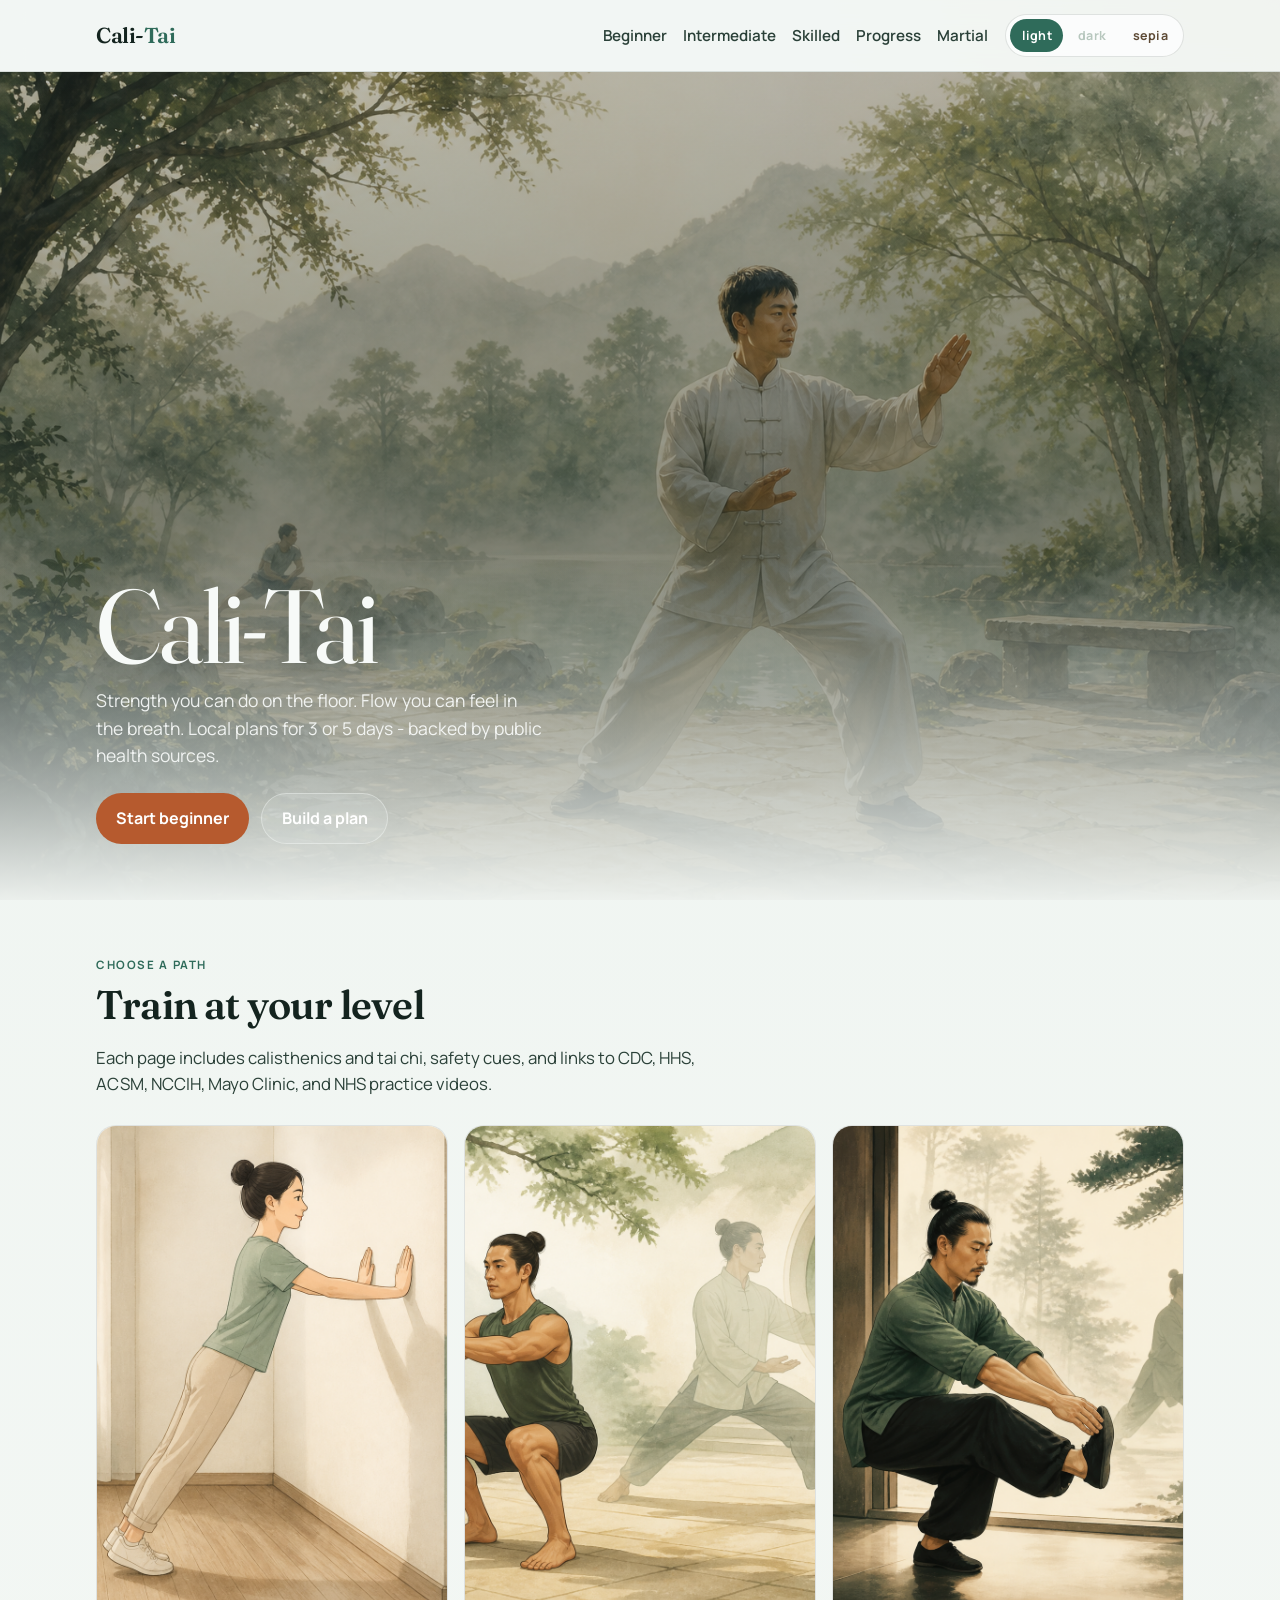
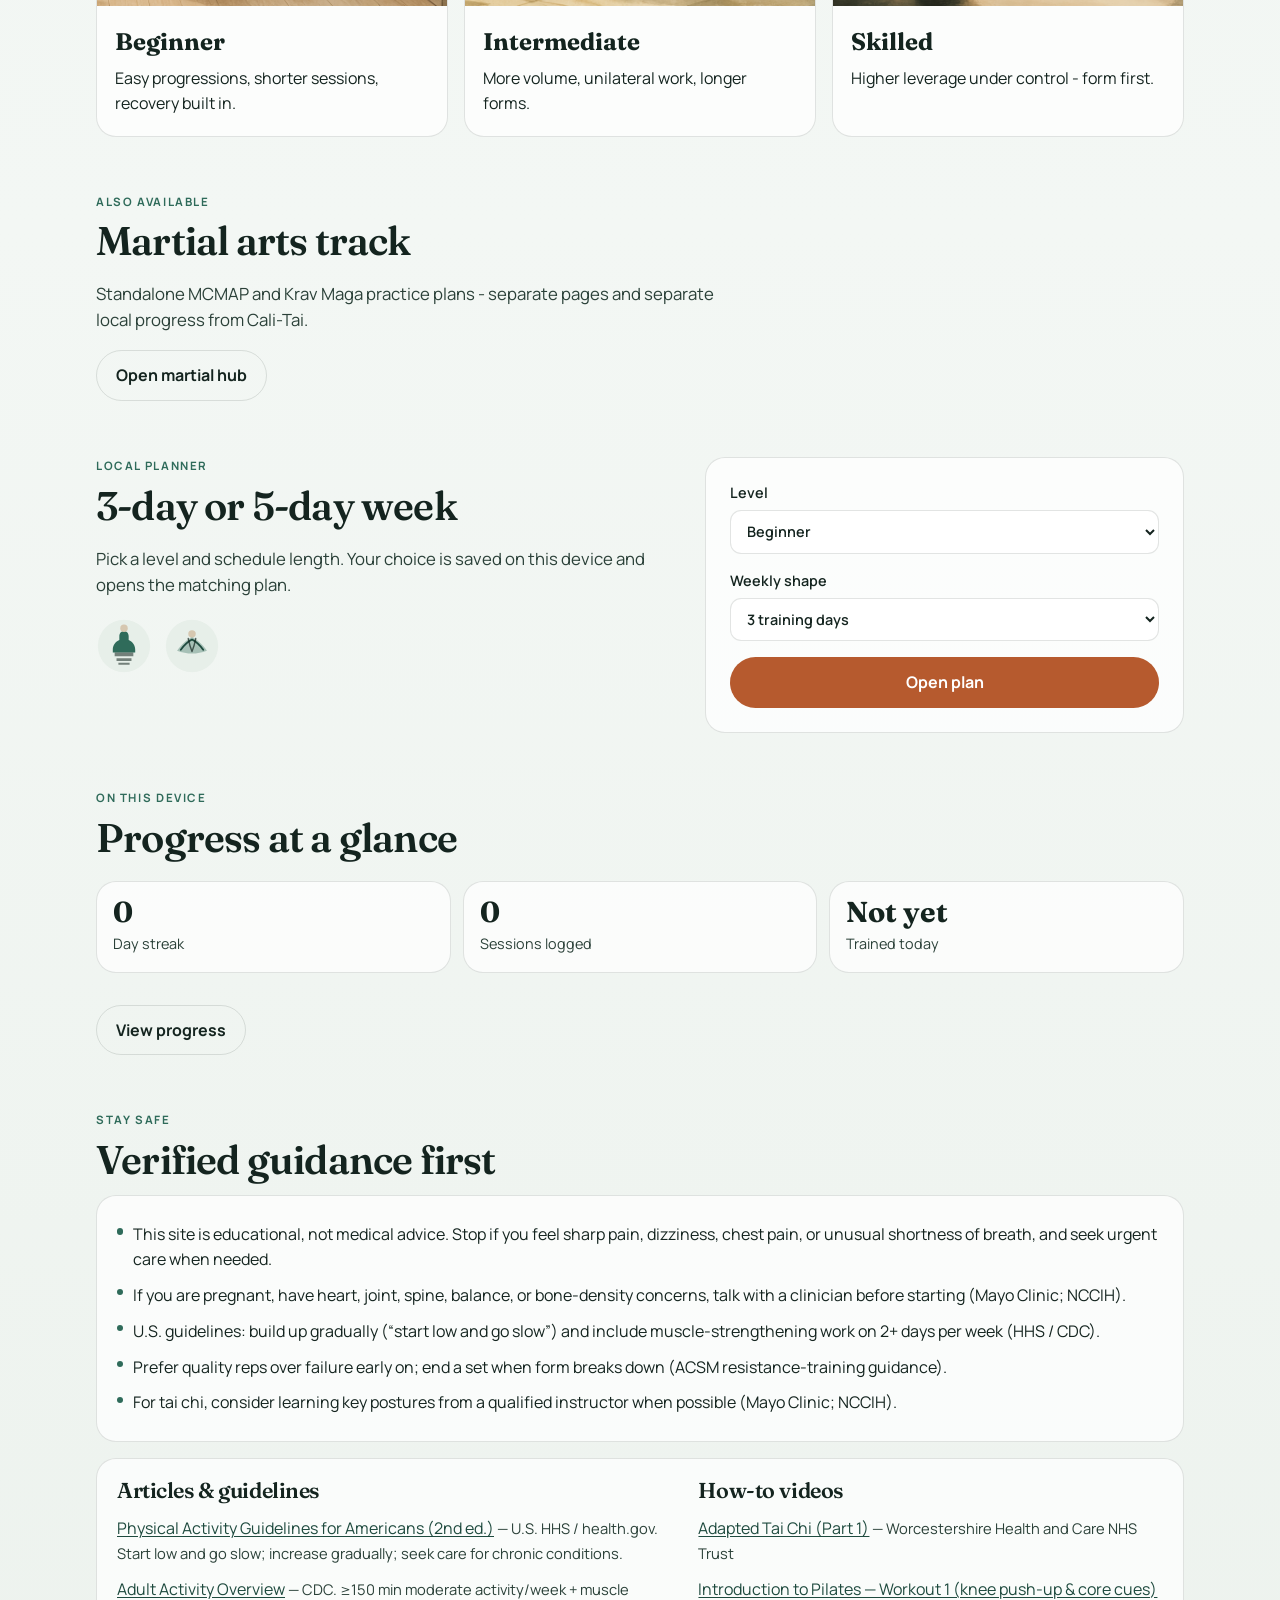
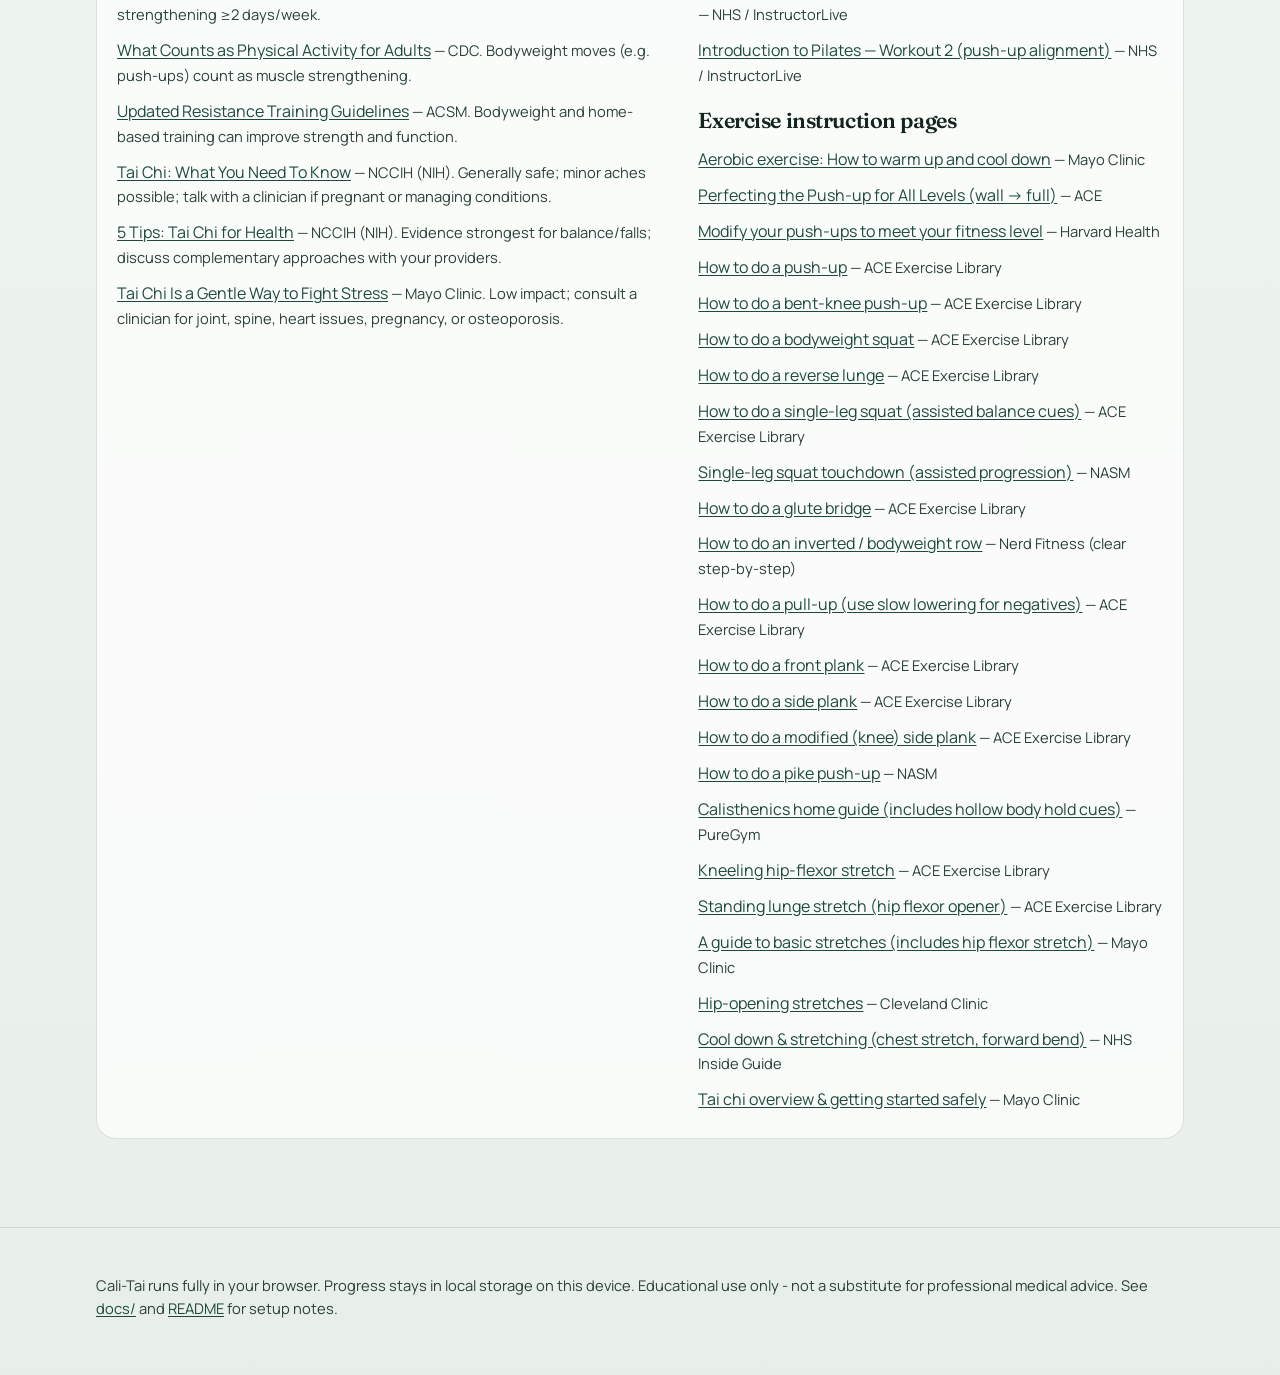
<file: index.html>
<!DOCTYPE html>
<html lang="en">
  <head>
    <meta charset="utf-8" />
    <meta name="viewport" content="width=device-width, initial-scale=1" />
    <title>Cali-Tai - Calisthenics & Tai Chi</title>
    <meta
      name="description"
      content="Lightweight local guide for calisthenics and tai chi with beginner to skilled plans, safety links, and offline progress tracking."
    />
    <script src="js/theme-boot.js"></script>
    <link rel="preconnect" href="https://fonts.googleapis.com" />
    <link rel="preconnect" href="https://fonts.gstatic.com" crossorigin />
    <link
      href="https://fonts.googleapis.com/css2?family=Fraunces:opsz,wght@9..144,500;9..144,650&family=Manrope:wght@400;600;700&display=swap"
      rel="stylesheet"
    />
    <link rel="stylesheet" href="css/styles.css" />
  </head>
  <body>
    <header class="site-header">
      <div class="site-header__inner">
        <a class="brand" href="index.html">Cali-<span>Tai</span></a>
        <div class="header-tools">
          <nav class="site-nav" aria-label="Primary">
            <a href="beginner.html">Beginner</a>
            <a href="intermediate.html">Intermediate</a>
            <a href="skilled.html">Skilled</a>
            <a href="progress.html">Progress</a>
            <a href="martial.html">Martial</a>
          </nav>
          <div class="theme-toggle" data-theme-toggle></div>
        </div>
      </div>
    </header>

    <main>
      <section class="hero" aria-label="Cali-Tai introduction">
        <div class="hero__media" aria-hidden="true">
          <img class="hero__img" src="img/hero-practice.png" alt="" width="1600" height="900" />
        </div>
        <div class="hero__content">
          <p class="hero__brand">Cali-Tai</p>
          <p class="hero__lead">
            Strength you can do on the floor. Flow you can feel in the breath. Local plans for 3 or 5 days - backed by public health sources.
          </p>
          <div class="cta-row">
            <a class="btn btn-primary" href="beginner.html">Start beginner</a>
            <a class="btn btn-ghost" href="#plan">Build a plan</a>
          </div>
        </div>
      </section>

      <section class="section wrap">
        <p class="eyebrow">Choose a path</p>
        <h2>Train at your level</h2>
        <p class="lede">
          Each page includes calisthenics and tai chi, safety cues, and links to CDC, HHS, ACSM, NCCIH, Mayo Clinic, and NHS practice videos.
        </p>
        <div class="level-links">
          <a class="level-link" href="beginner.html">
            <img class="level-link__img" src="img/level-beginner.png" alt="" width="640" height="480" loading="lazy" />
            <span class="level-link__body">
              <strong>Beginner</strong>
              Easy progressions, shorter sessions, recovery built in.
            </span>
          </a>
          <a class="level-link" href="intermediate.html">
            <img class="level-link__img" src="img/level-intermediate.png" alt="" width="640" height="480" loading="lazy" />
            <span class="level-link__body">
              <strong>Intermediate</strong>
              More volume, unilateral work, longer forms.
            </span>
          </a>
          <a class="level-link" href="skilled.html">
            <img class="level-link__img" src="img/level-skilled.png" alt="" width="640" height="480" loading="lazy" />
            <span class="level-link__body">
              <strong>Skilled</strong>
              Higher leverage under control - form first.
            </span>
          </a>
        </div>
      </section>

      <section class="section wrap">
        <p class="eyebrow">Also available</p>
        <h2>Martial arts track</h2>
        <p class="lede">
          Standalone MCMAP and Krav Maga practice plans - separate pages and separate local progress from Cali-Tai.
        </p>
        <a class="btn btn-ghost dark" href="martial.html">Open martial hub</a>
      </section>

      <section class="section wrap" id="plan">
        <div class="split-intro">
          <div>
            <p class="eyebrow">Local planner</p>
            <h2>3-day or 5-day week</h2>
            <p class="lede">
              Pick a level and schedule length. Your choice is saved on this device and opens the matching plan.
            </p>
            <div class="mark-row" aria-hidden="true">
              <img src="img/icon-strength.svg" alt="" width="56" height="56" />
              <img src="img/icon-flow.svg" alt="" width="56" height="56" />
            </div>
          </div>
          <form class="home-plan" data-home-plan>
            <label>
              Level
              <select name="level" required>
                <option value="beginner">Beginner</option>
                <option value="intermediate">Intermediate</option>
                <option value="skilled">Skilled</option>
              </select>
            </label>
            <label>
              Weekly shape
              <select name="days" required>
                <option value="3">3 training days</option>
                <option value="5">5 training days</option>
              </select>
            </label>
            <button class="btn btn-primary" type="submit">Open plan</button>
          </form>
        </div>
      </section>

      <section class="section wrap">
        <p class="eyebrow">On this device</p>
        <h2>Progress at a glance</h2>
        <div class="stats">
          <div class="stat"><b data-stat="streak">0</b><span>Day streak</span></div>
          <div class="stat"><b data-stat="sessions">0</b><span>Sessions logged</span></div>
          <div class="stat"><b data-stat="today">Not yet</b><span>Trained today</span></div>
        </div>
        <a class="btn btn-ghost dark" href="progress.html">View progress</a>
      </section>

      <section class="section wrap">
        <p class="eyebrow">Stay safe</p>
        <h2>Verified guidance first</h2>
        <div class="panel" data-safety></div>
        <div class="panel" style="margin-top: 1rem" data-sources></div>
      </section>
    </main>

    <footer class="site-footer">
      <div class="site-footer__inner">
        <p>
          Cali-Tai runs fully in your browser. Progress stays in local storage on this device.
          Educational use only  -  not a substitute for professional medical advice.
          See <a href="docs/">docs/</a> and <a href="README.md">README</a> for setup notes.
        </p>
      </div>
    </footer>

    <script src="js/data.js"></script>
    <script src="js/app.js"></script>
  </body>
</html>
</file>
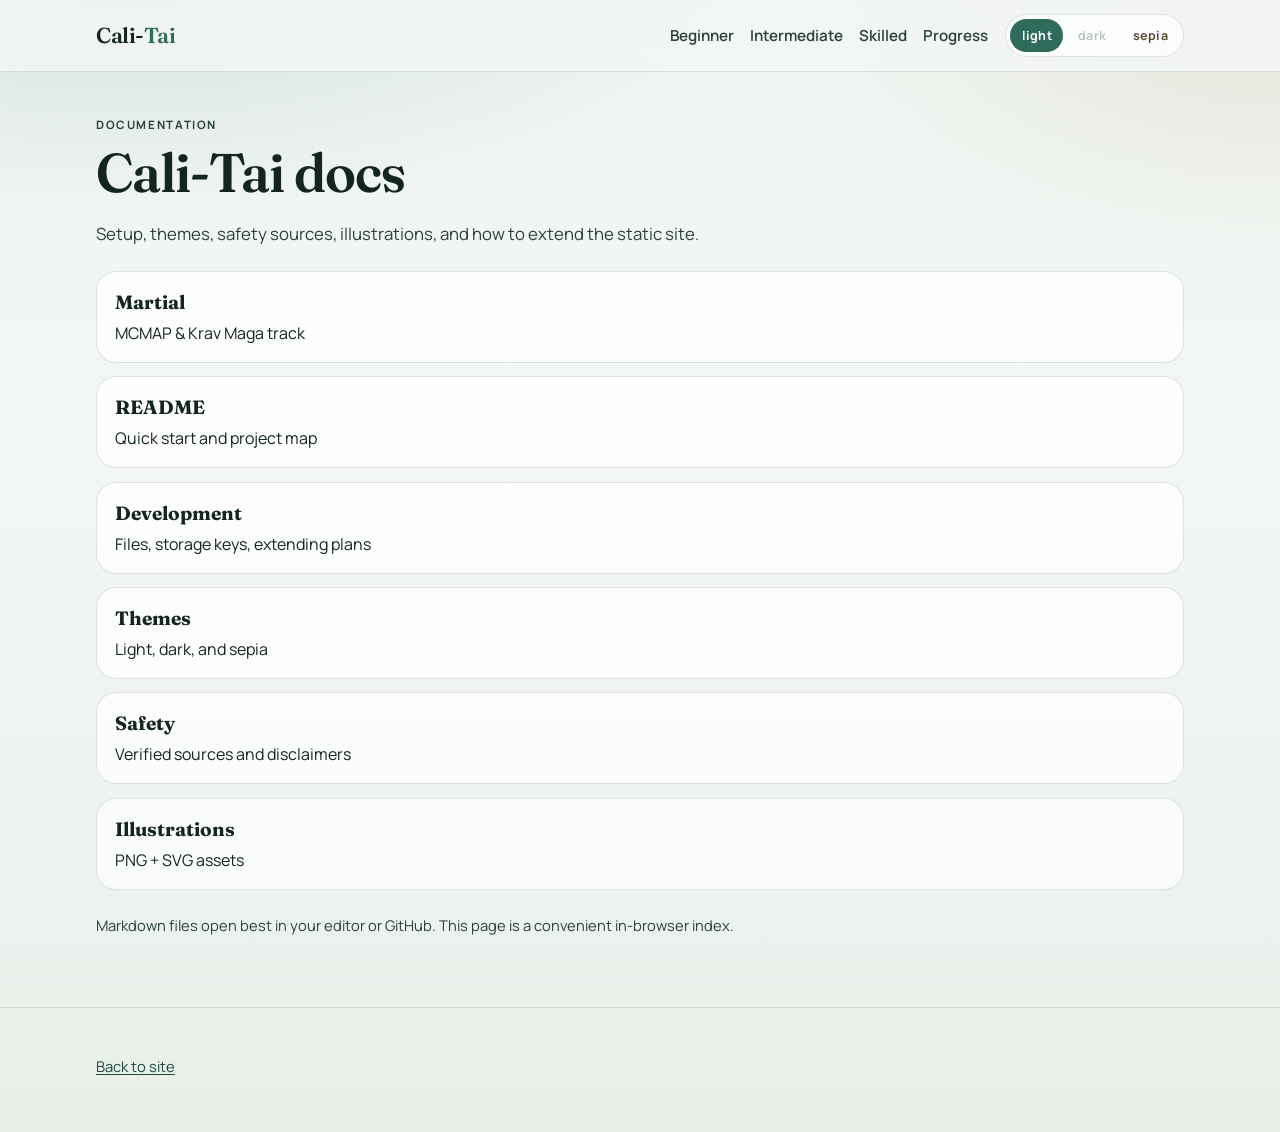
<file: docs/index.html>
<!DOCTYPE html>
<html lang="en">
  <head>
    <meta charset="utf-8" />
    <meta name="viewport" content="width=device-width, initial-scale=1" />
    <title>Docs - Cali-Tai</title>
    <script src="../js/theme-boot.js"></script>
    <link rel="preconnect" href="https://fonts.googleapis.com" />
    <link rel="preconnect" href="https://fonts.gstatic.com" crossorigin />
    <link
      href="https://fonts.googleapis.com/css2?family=Fraunces:opsz,wght@9..144,500;9..144,650&family=Manrope:wght@400;600;700&display=swap"
      rel="stylesheet"
    />
    <link rel="stylesheet" href="../css/styles.css" />
  </head>
  <body>
    <header class="site-header">
      <div class="site-header__inner">
        <a class="brand" href="../index.html">Cali-<span>Tai</span></a>
        <div class="header-tools">
          <nav class="site-nav" aria-label="Primary">
            <a href="../beginner.html">Beginner</a>
            <a href="../intermediate.html">Intermediate</a>
            <a href="../skilled.html">Skilled</a>
            <a href="../progress.html">Progress</a>
          </nav>
          <div class="theme-toggle" data-theme-toggle></div>
        </div>
      </div>
    </header>

    <main class="wrap page-hero">
      <p class="eyebrow">Documentation</p>
      <h1>Cali-Tai docs</h1>
      <p class="lede">
        Setup, themes, safety sources, illustrations, and how to extend the static site.
      </p>
      <div class="docs-index">
        <a href="MARTIAL.md"><strong>Martial</strong> MCMAP & Krav Maga track</a>
        <a href="../README.md"><strong>README</strong> Quick start and project map</a>
        <a href="DEVELOPMENT.md"><strong>Development</strong> Files, storage keys, extending plans</a>
        <a href="THEMES.md"><strong>Themes</strong> Light, dark, and sepia</a>
        <a href="SAFETY.md"><strong>Safety</strong> Verified sources and disclaimers</a>
        <a href="ILLUSTRATIONS.md"><strong>Illustrations</strong> PNG + SVG assets</a>
      </div>
      <p class="muted" style="margin-top: 1.5rem">
        Markdown files open best in your editor or GitHub. This page is a convenient in-browser index.
      </p>
    </main>

    <footer class="site-footer">
      <div class="site-footer__inner">
        <p><a href="../index.html">Back to site</a></p>
      </div>
    </footer>

    <script src="../js/data.js"></script>
    <script src="../js/app.js"></script>
  </body>
</html>
</file>
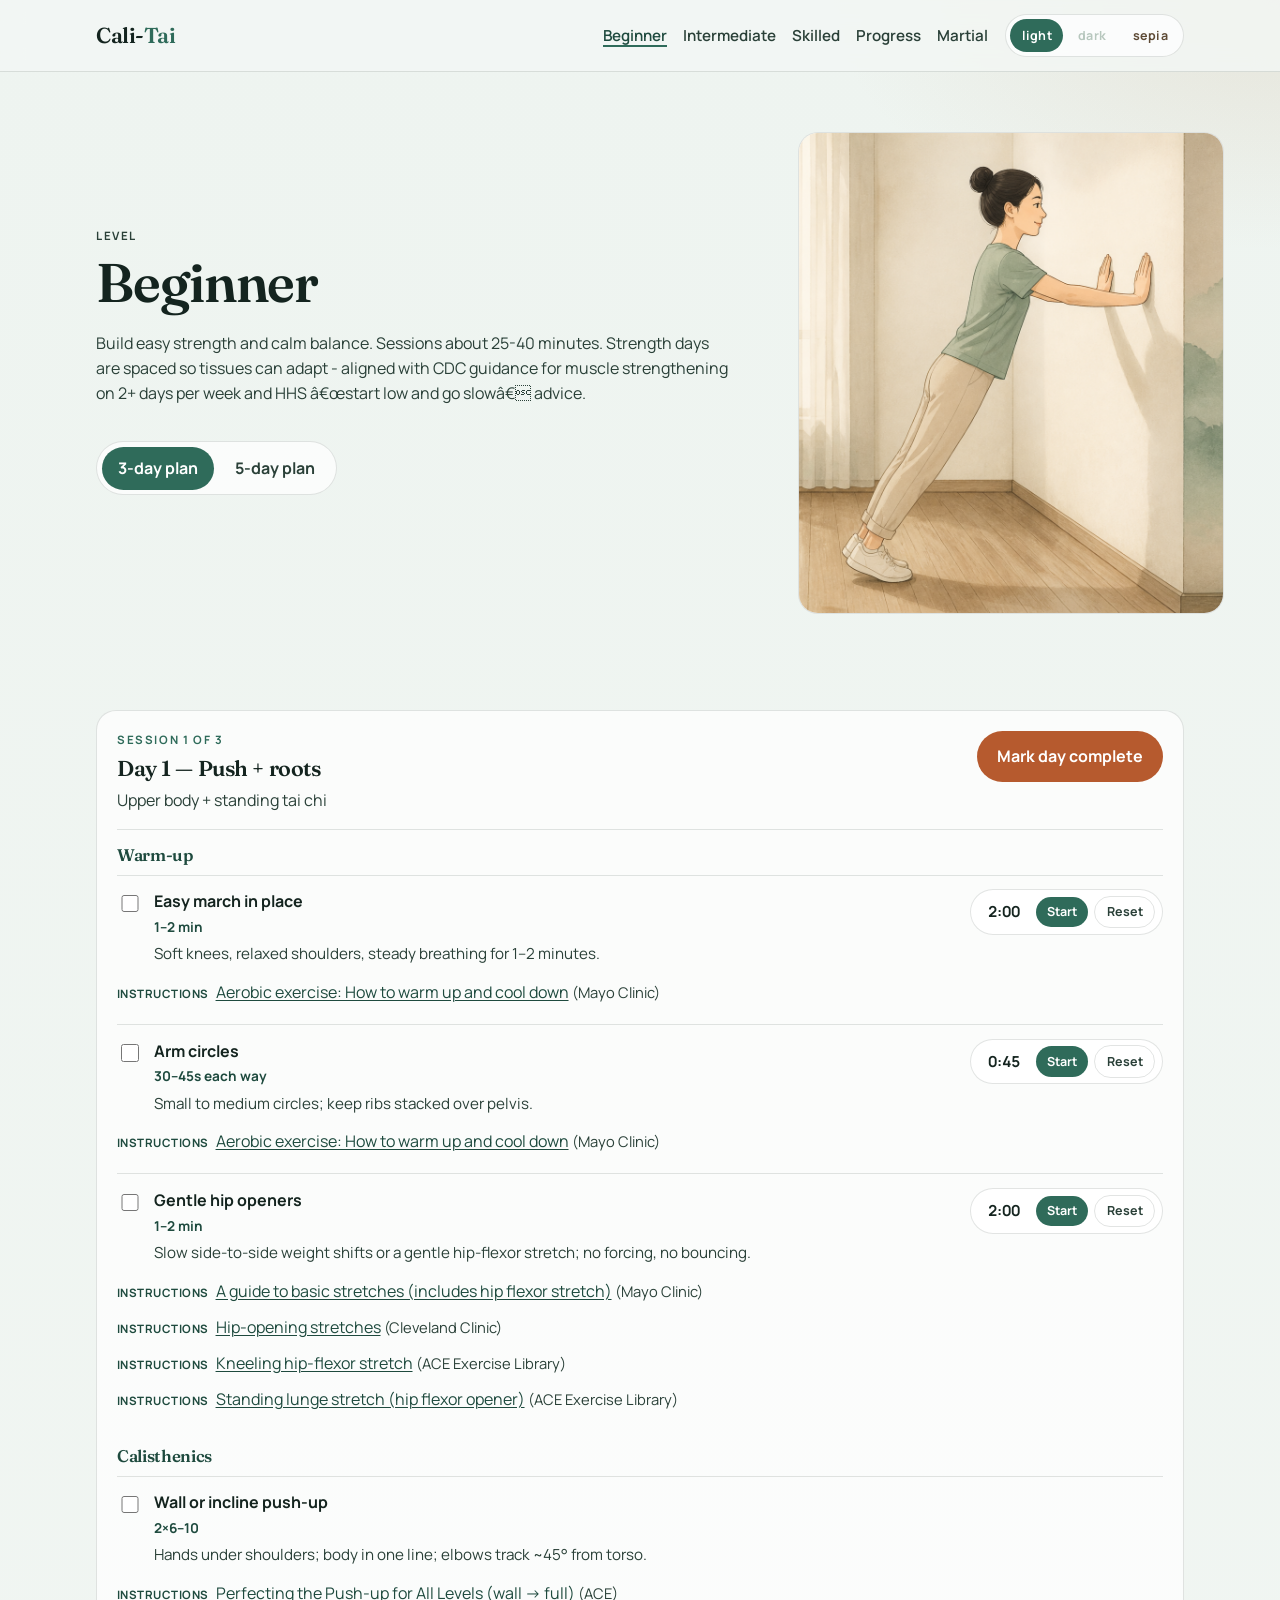
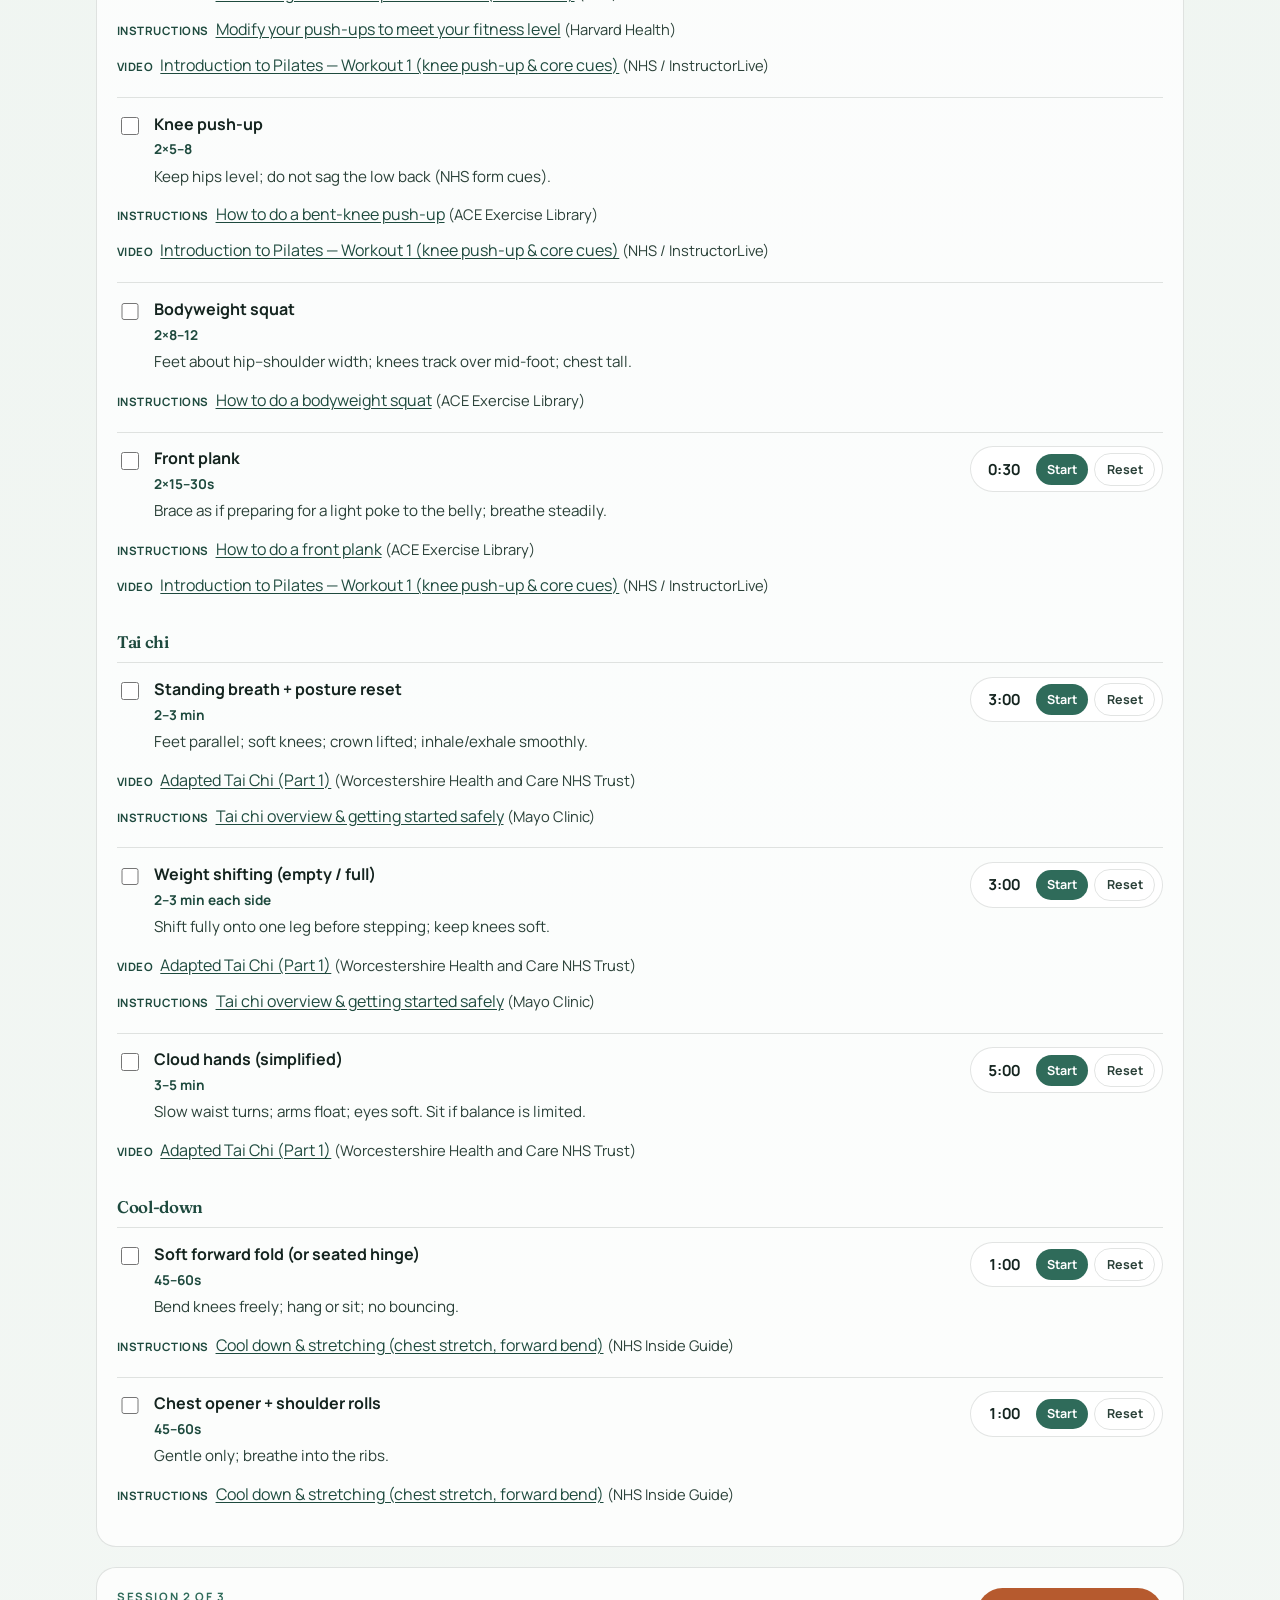
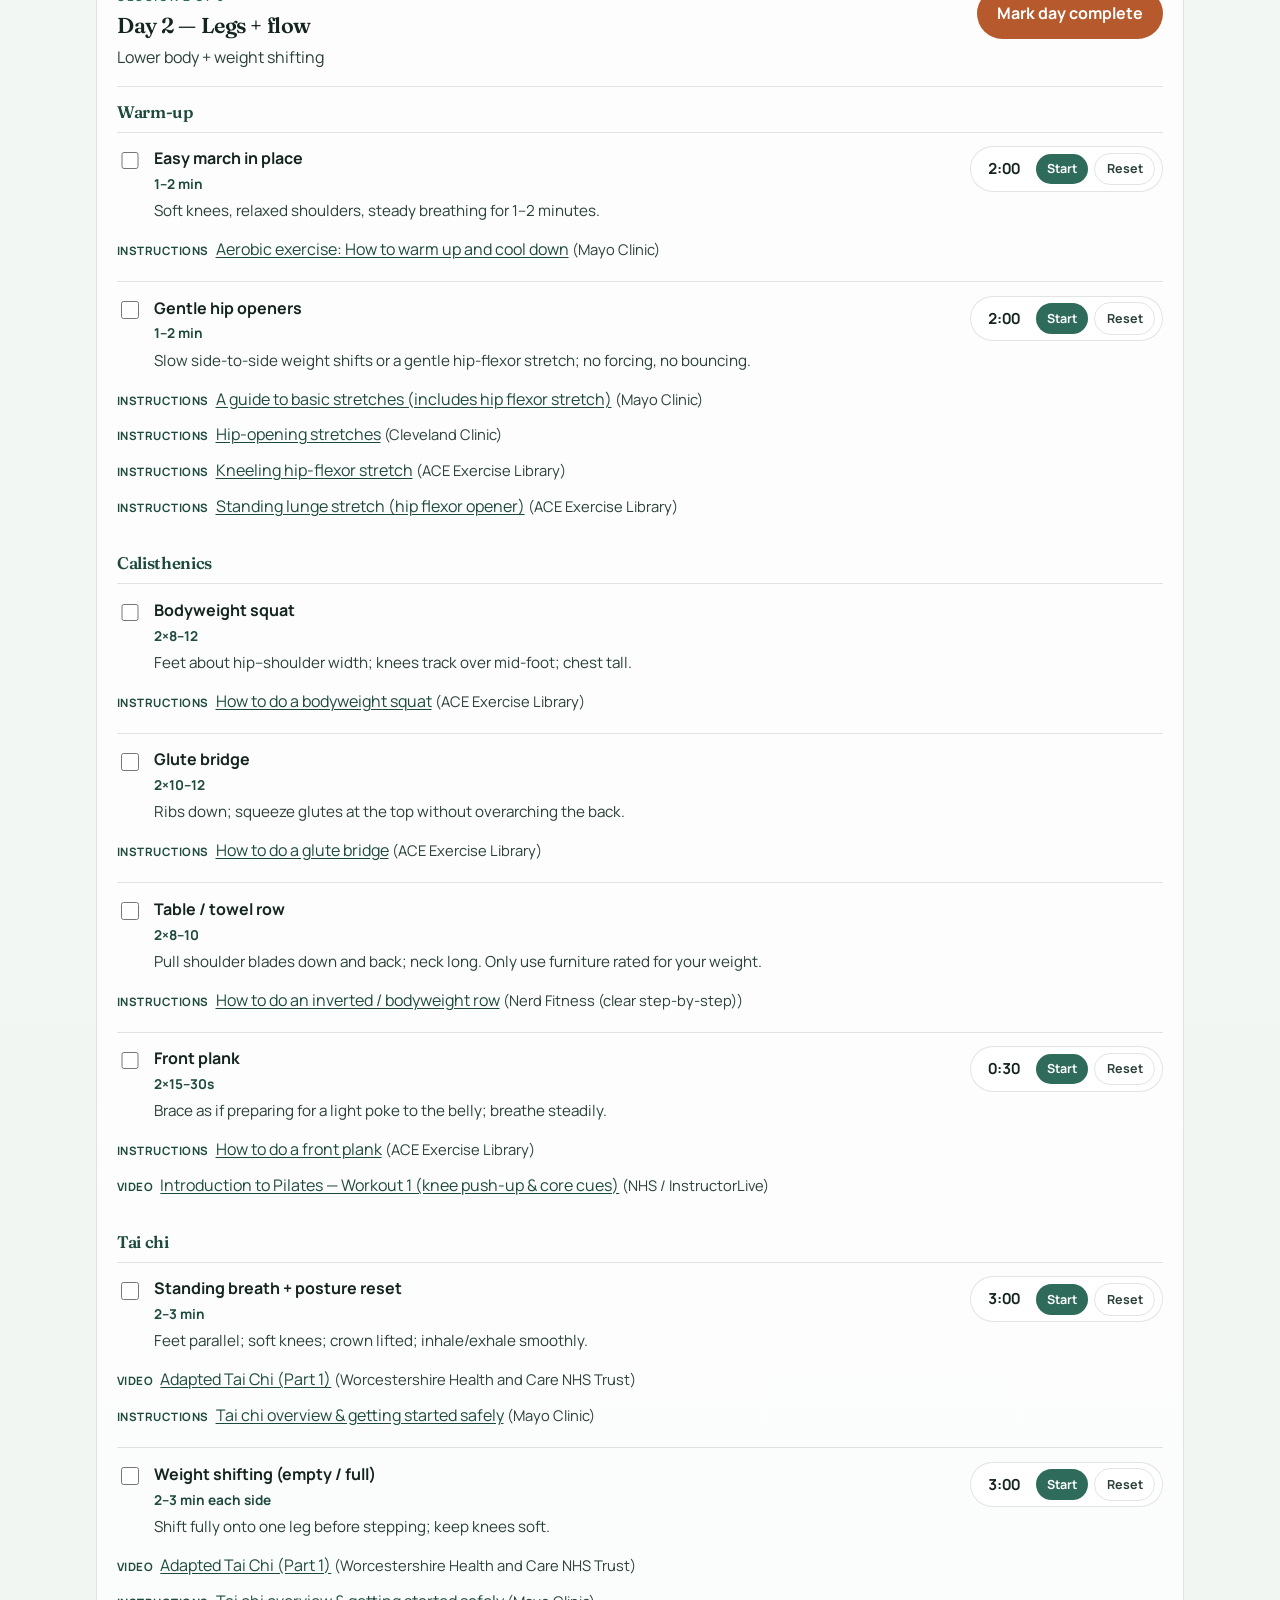
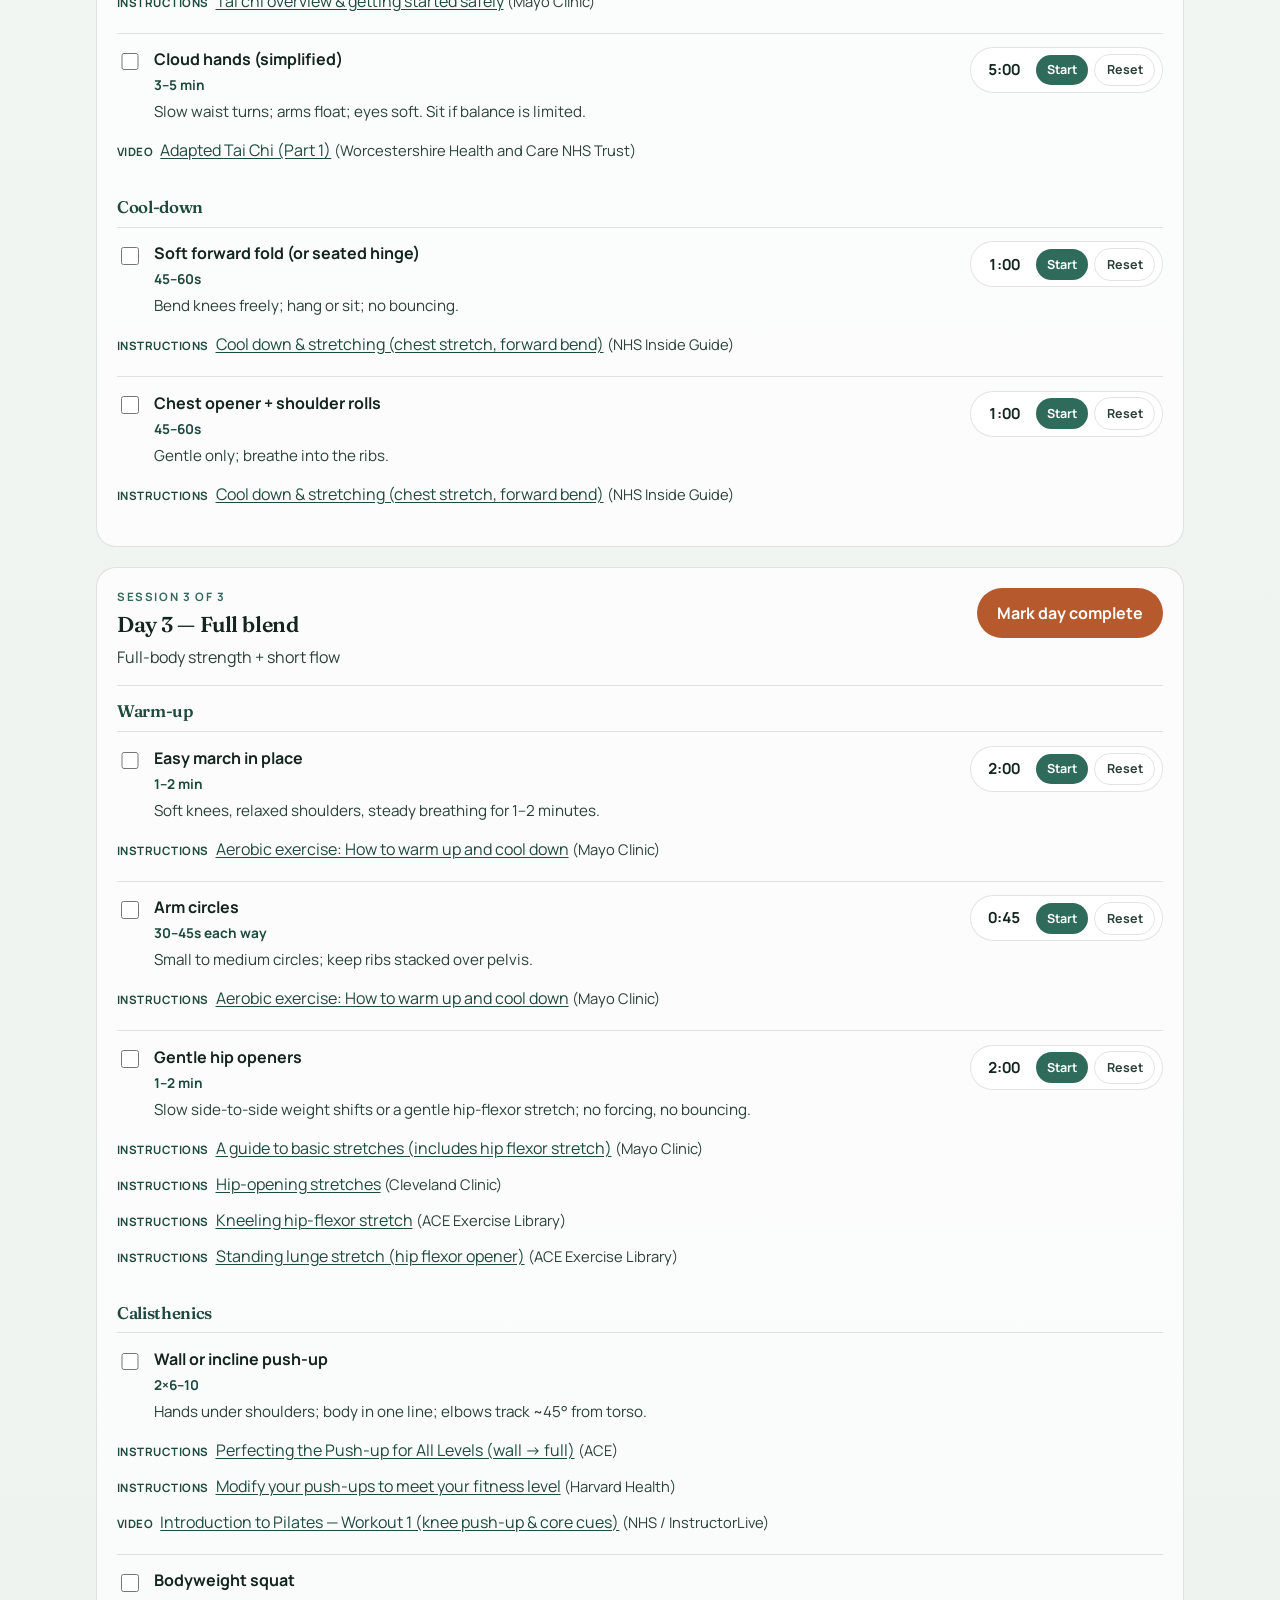
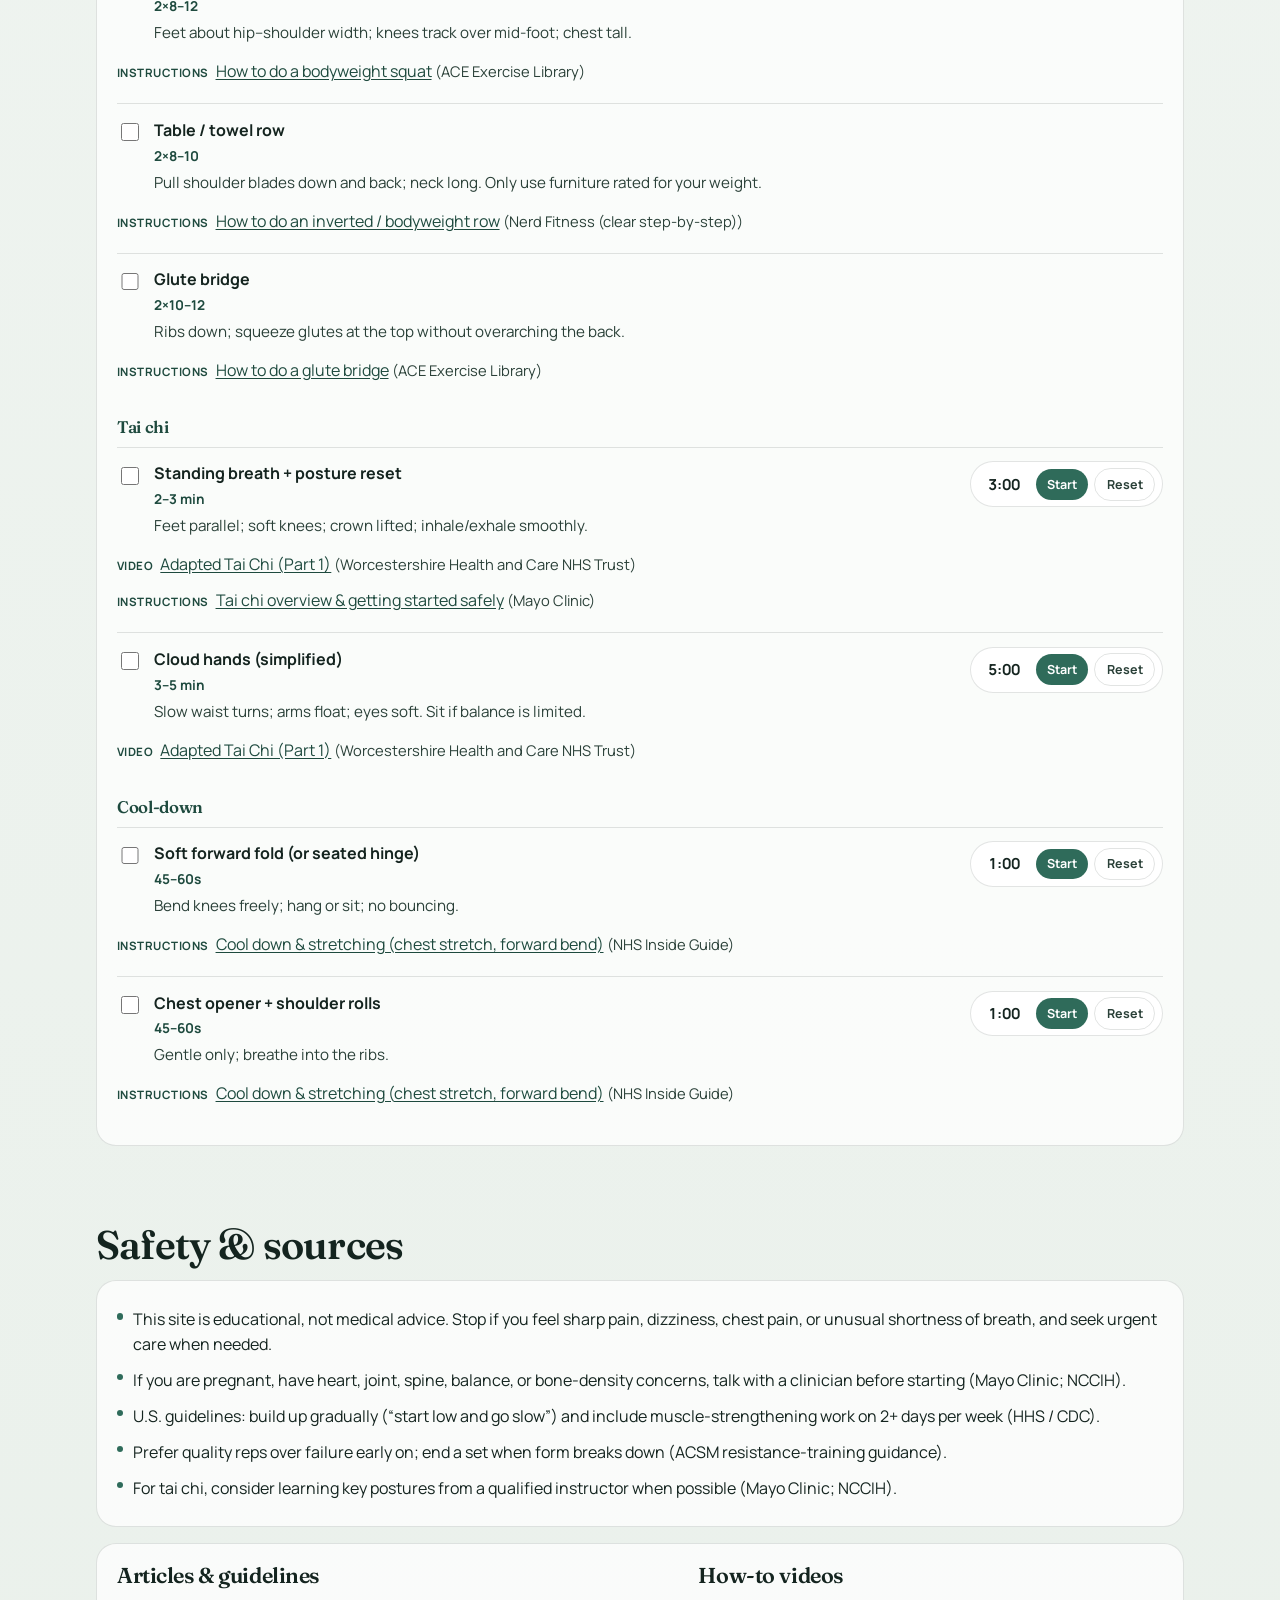
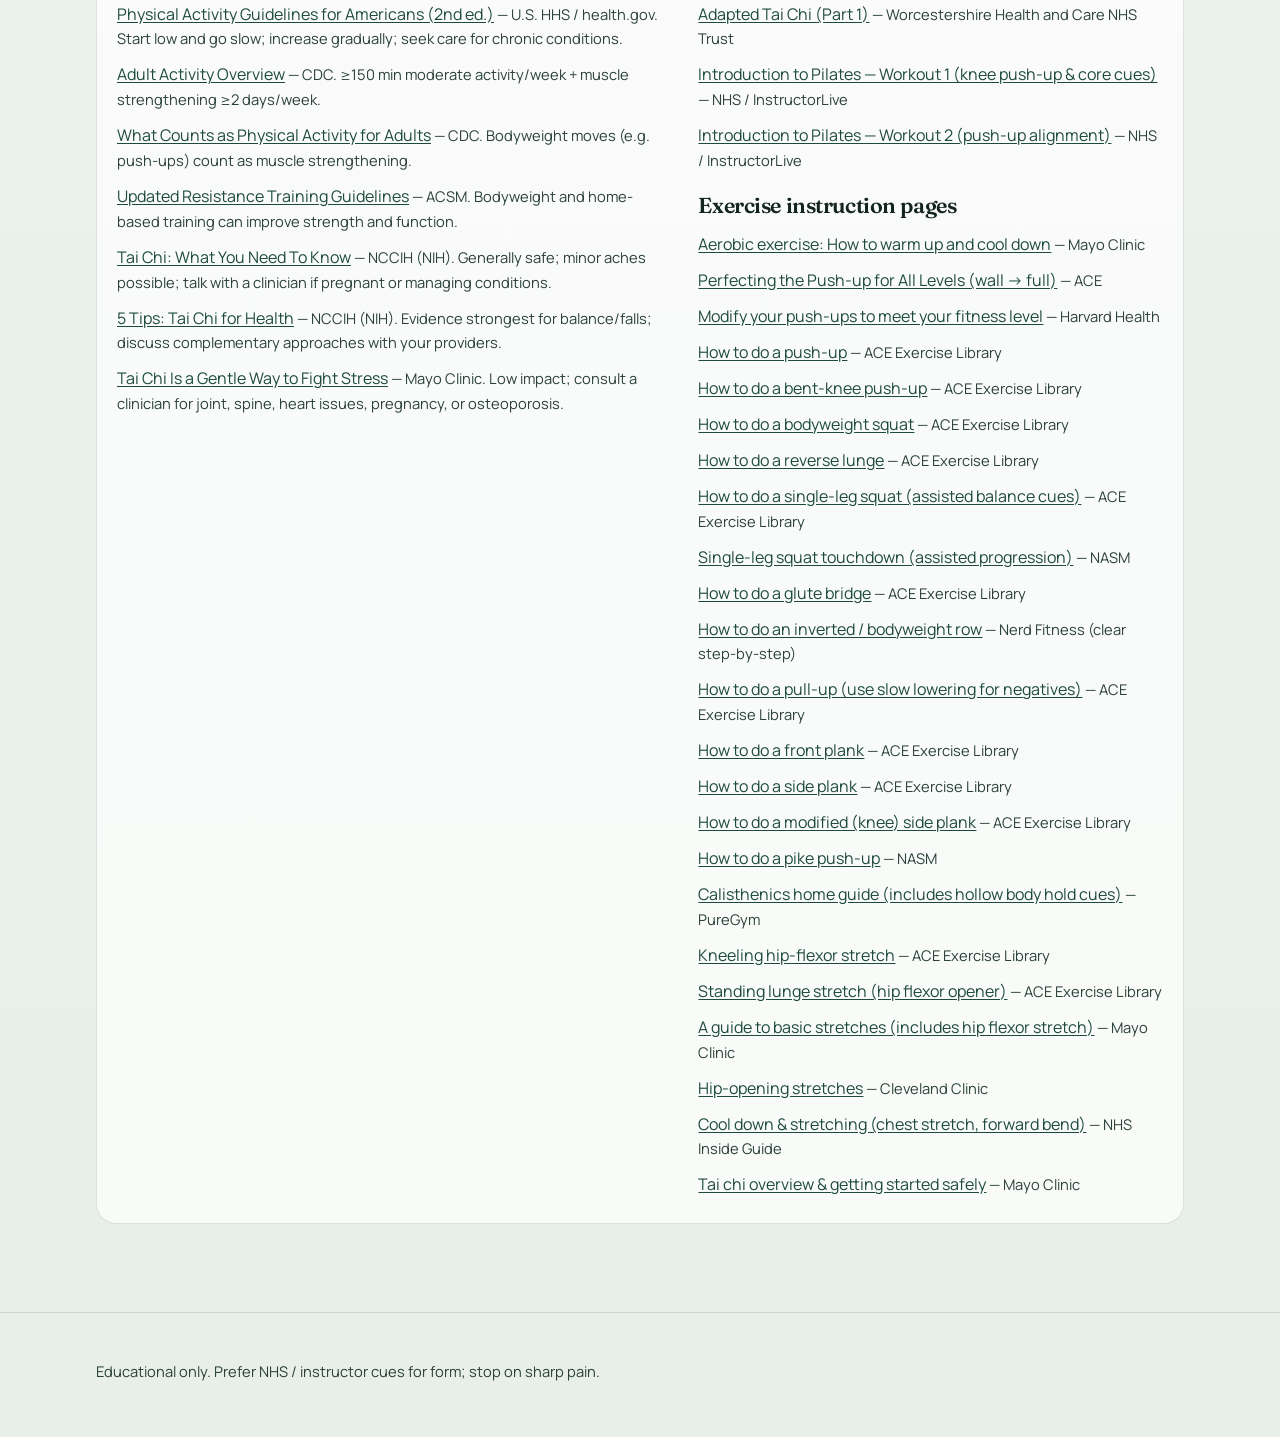
<file: beginner.html>
<!DOCTYPE html>
<html lang="en">
  <head>
    <meta charset="utf-8" />
    <meta name="viewport" content="width=device-width, initial-scale=1" />
    <title>Beginner - Cali-Tai</title>
    <script src="js/theme-boot.js"></script>
    <link rel="preconnect" href="https://fonts.googleapis.com" />
    <link rel="preconnect" href="https://fonts.gstatic.com" crossorigin />
    <link
      href="https://fonts.googleapis.com/css2?family=Fraunces:opsz,wght@9..144,500;9..144,650&family=Manrope:wght@400;600;700&display=swap"
      rel="stylesheet"
    />
    <link rel="stylesheet" href="css/styles.css" />
  </head>
  <body>
    <header class="site-header">
      <div class="site-header__inner">
        <a class="brand" href="index.html">Cali-<span>Tai</span></a>
        <div class="header-tools">
          <nav class="site-nav" aria-label="Primary">
            <a href="beginner.html">Beginner</a>
            <a href="intermediate.html">Intermediate</a>
            <a href="skilled.html">Skilled</a>
            <a href="progress.html">Progress</a>
            <a href="martial.html">Martial</a>
          </nav>
          <div class="theme-toggle" data-theme-toggle></div>
        </div>
      </div>
    </header>

    <main data-level-page="beginner">
      <section class="page-hero wrap">
        <div class="page-hero__grid">
          <div>
            <p class="eyebrow">Level</p>
            <h1>Beginner</h1>
            <p>
              Build easy strength and calm balance. Sessions about 25-40 minutes. Strength days are spaced so
              tissues can adapt - aligned with CDC guidance for muscle strengthening on 2+ days per week and
              HHS â€œstart low and go slowâ€ advice.
            </p>
            <div class="plan-toggle" data-plan-toggle role="group" aria-label="Plan length">
              <button type="button" data-days="3" aria-pressed="true">3-day plan</button>
              <button type="button" data-days="5" aria-pressed="false">5-day plan</button>
            </div>
          </div>
          <figure class="page-illust">
            <img src="img/level-beginner.png" alt="Illustrated beginner practicing a wall push-up" width="640" height="480" />
          </figure>
        </div>
      </section>

      <section class="wrap section">
        <div data-plan></div>
      </section>

      <section class="wrap section">
        <h2>Safety & sources</h2>
        <div class="panel" data-safety></div>
        <div class="panel" style="margin-top: 1rem" data-sources></div>
      </section>
    </main>

    <footer class="site-footer">
      <div class="site-footer__inner">
        <p>Educational only. Prefer NHS / instructor cues for form; stop on sharp pain.</p>
      </div>
    </footer>

    <script src="js/data.js"></script>
    <script src="js/app.js"></script>
  </body>
</html>
</file>
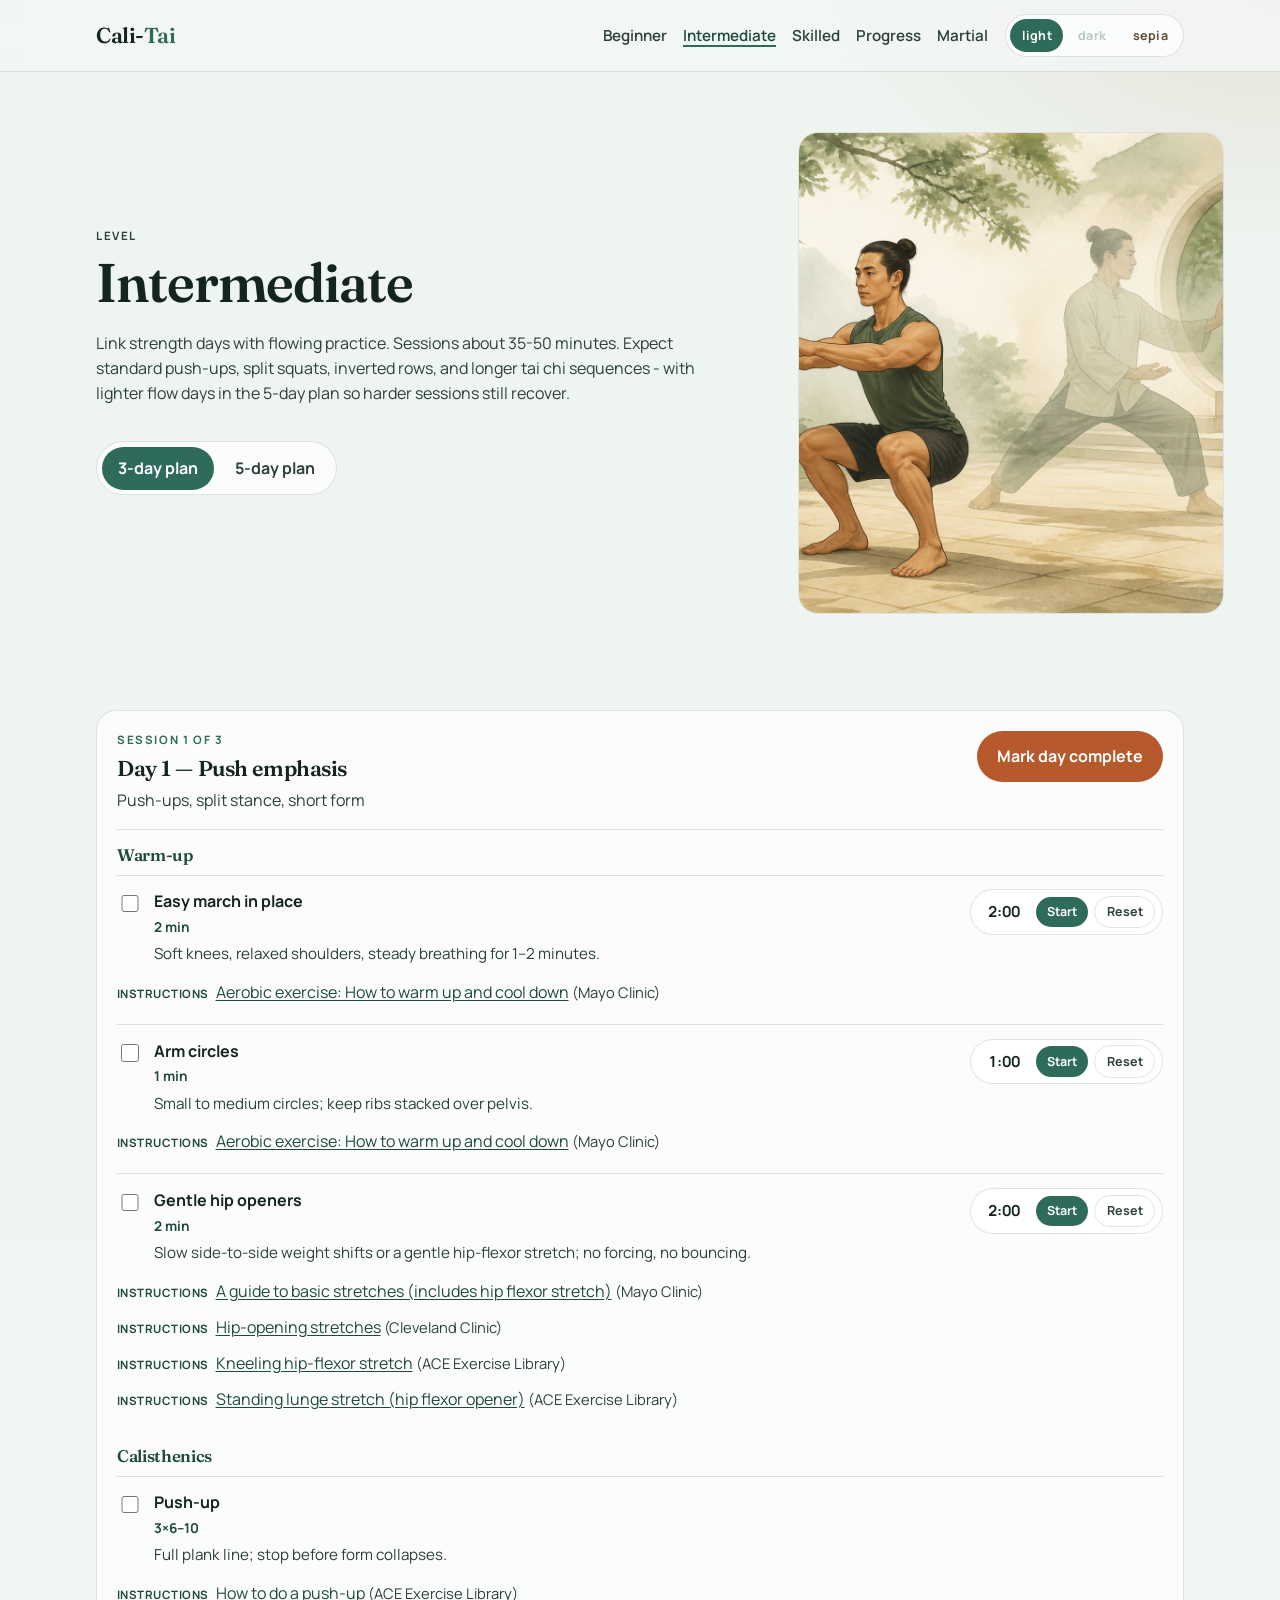
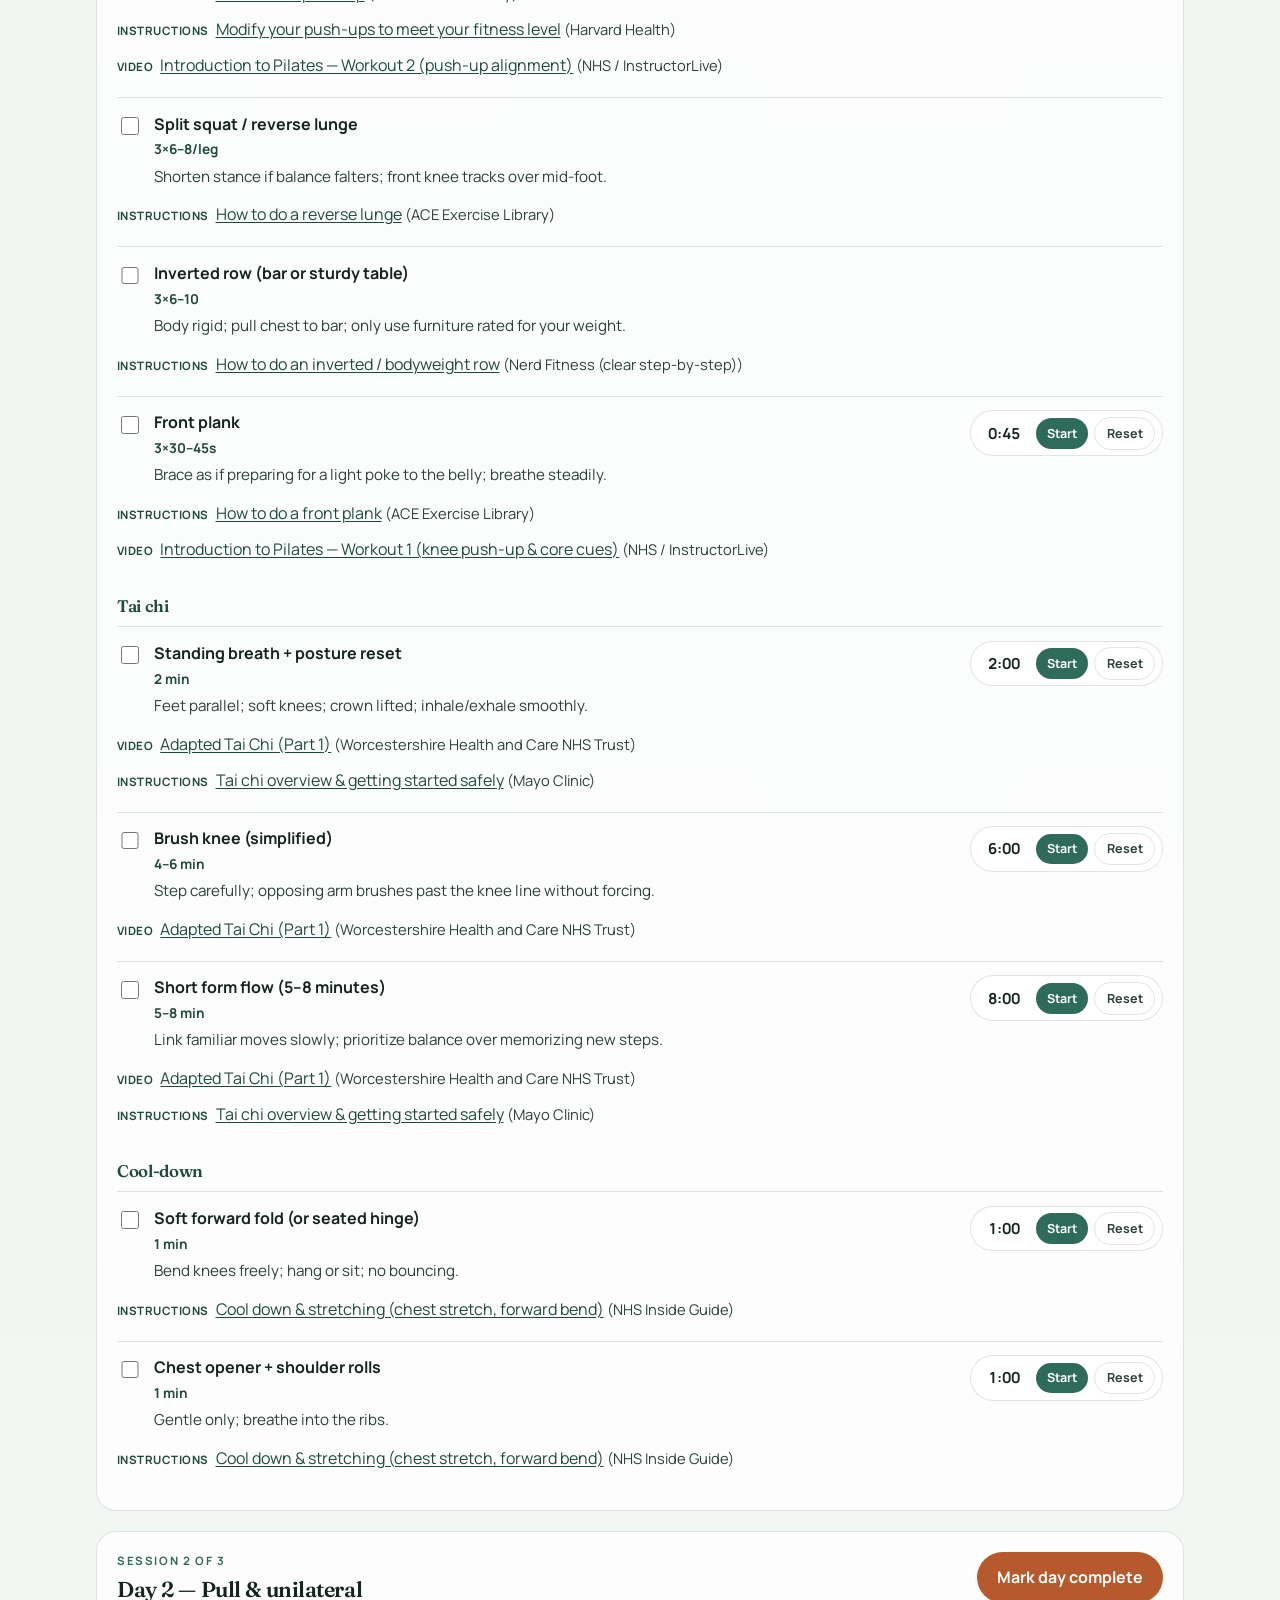
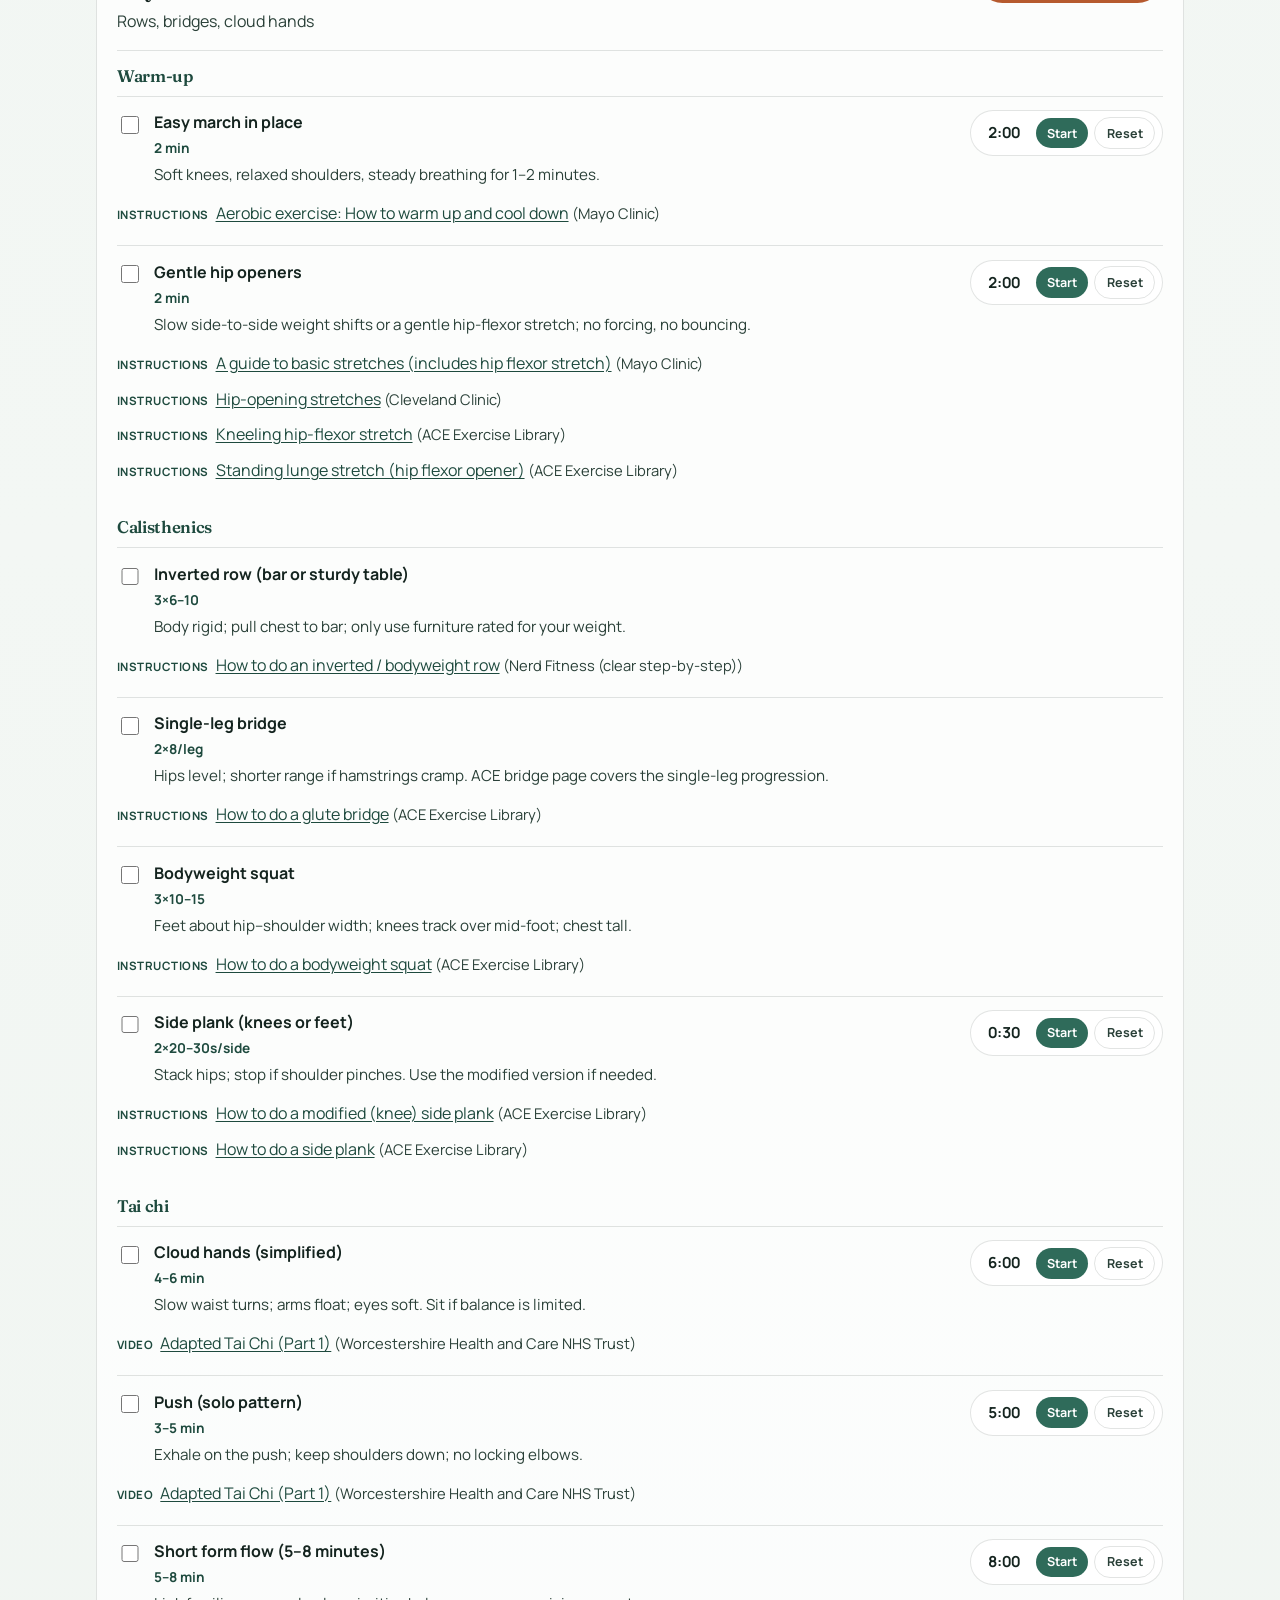
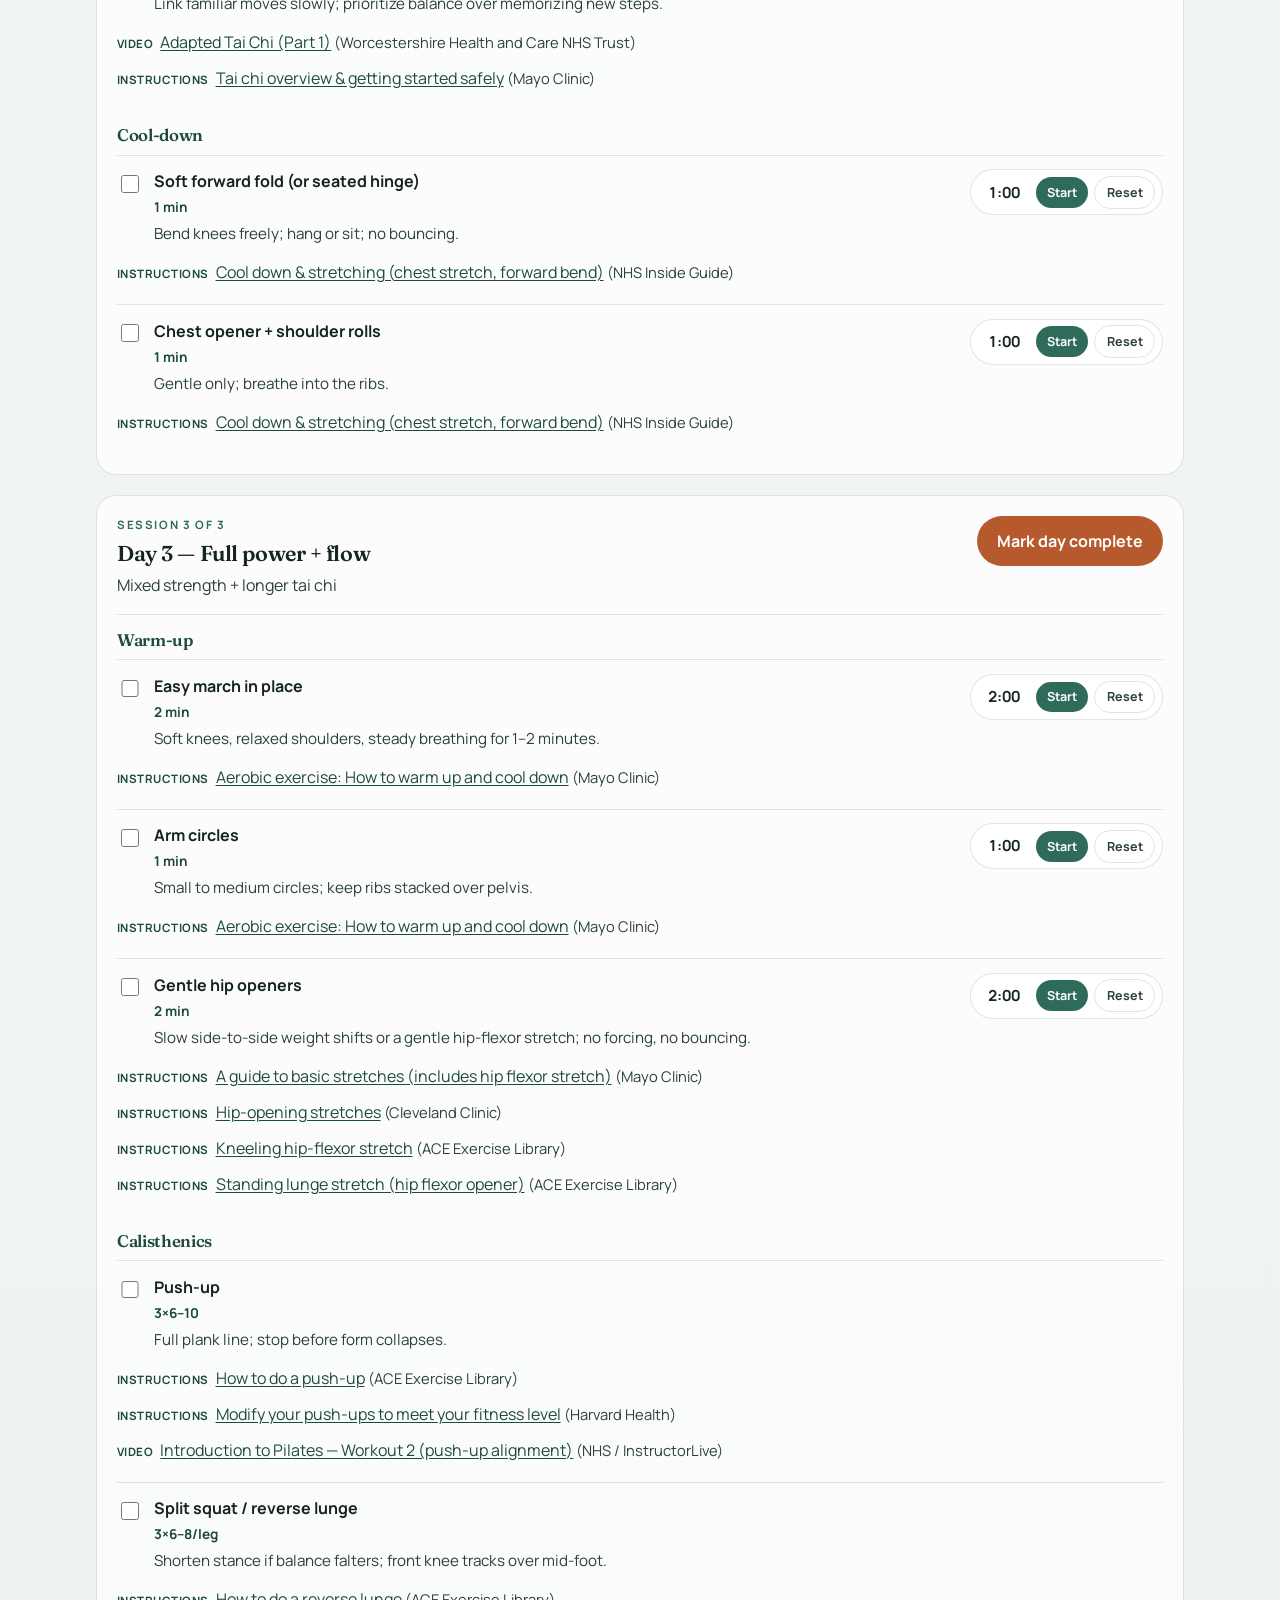
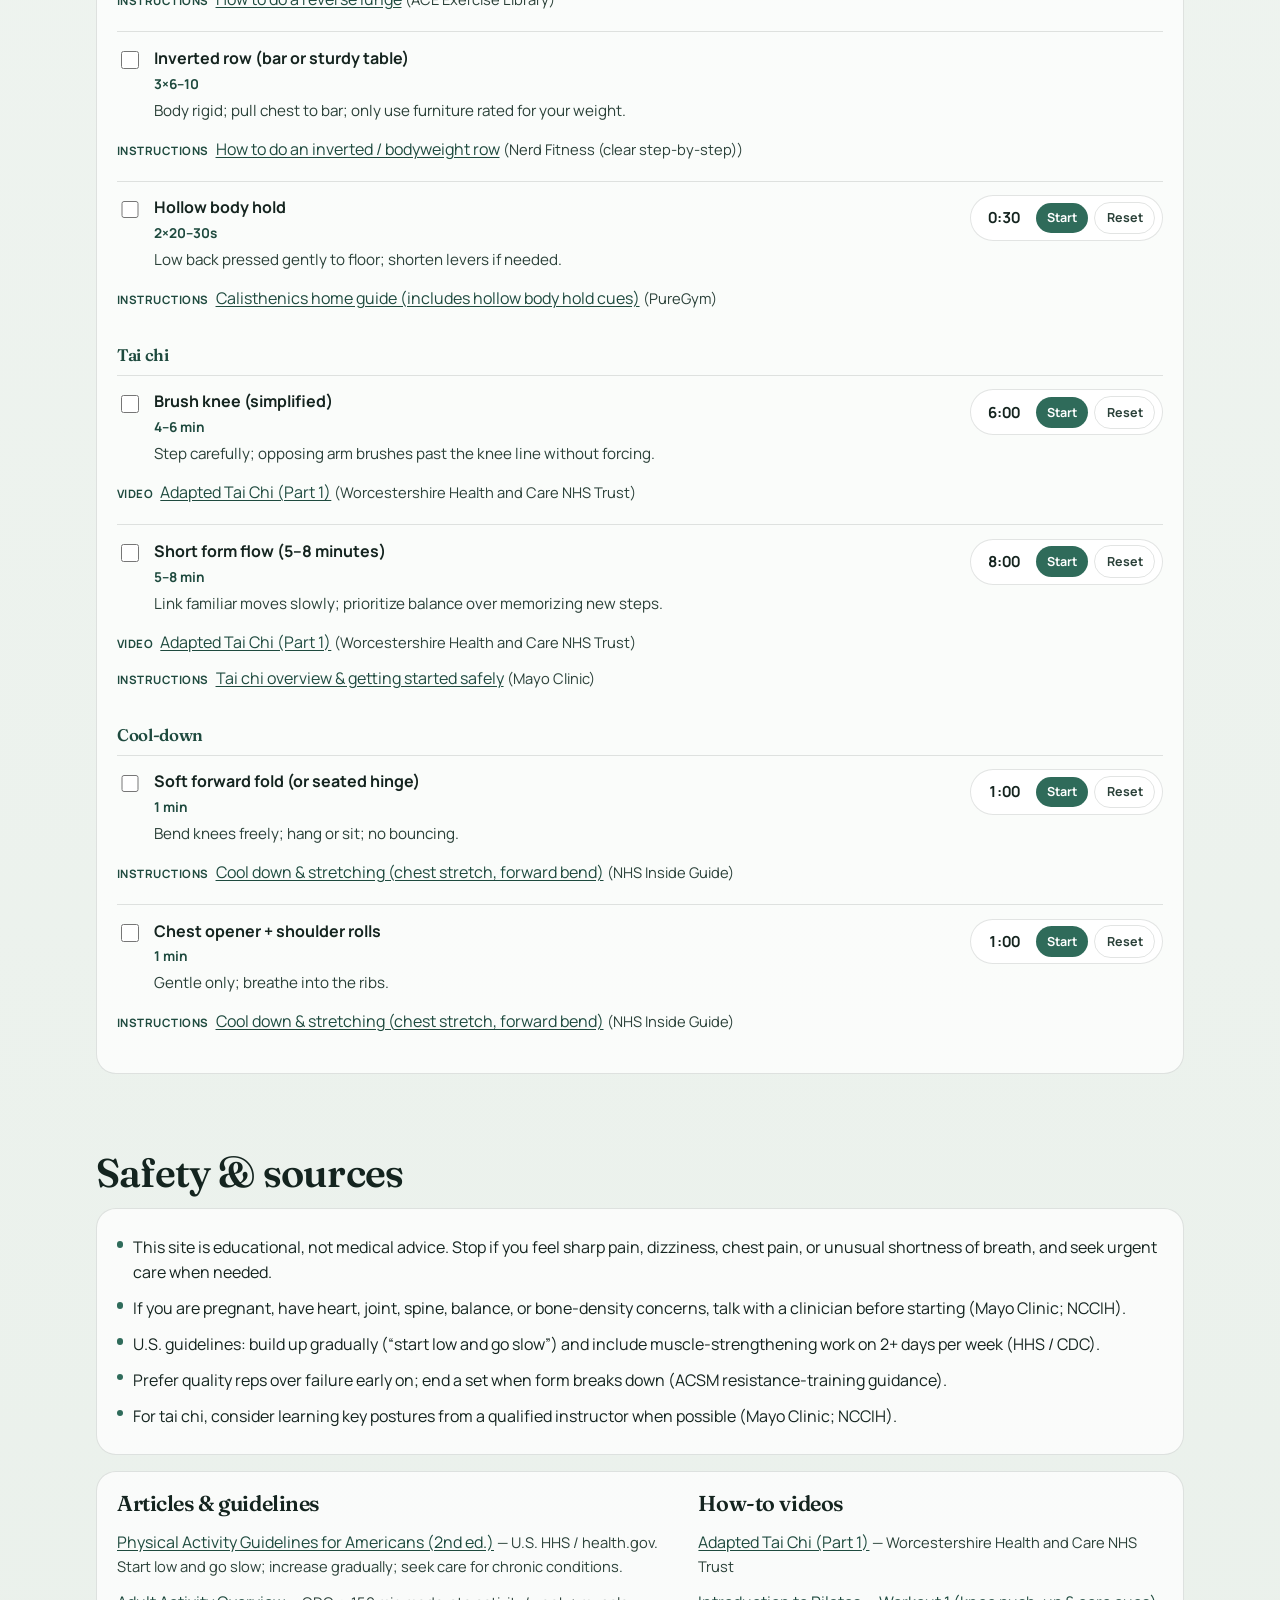
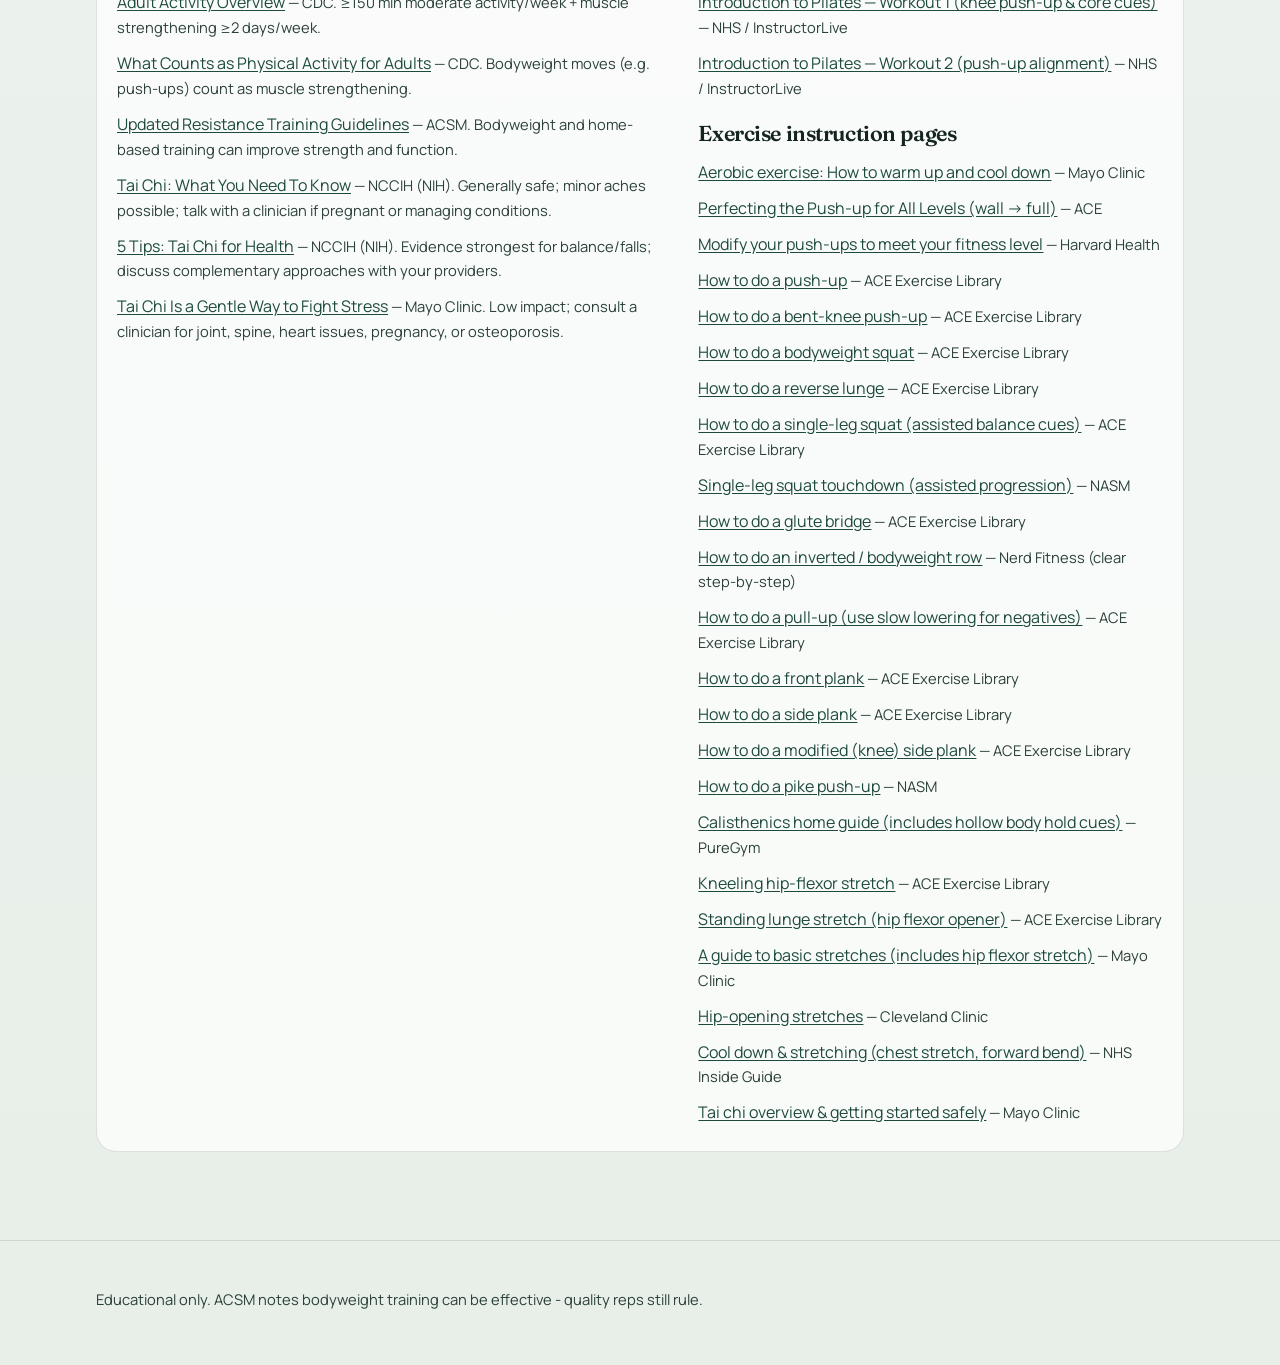
<file: intermediate.html>
<!DOCTYPE html>
<html lang="en">
  <head>
    <meta charset="utf-8" />
    <meta name="viewport" content="width=device-width, initial-scale=1" />
    <title>Intermediate - Cali-Tai</title>
    <script src="js/theme-boot.js"></script>
    <link rel="preconnect" href="https://fonts.googleapis.com" />
    <link rel="preconnect" href="https://fonts.gstatic.com" crossorigin />
    <link
      href="https://fonts.googleapis.com/css2?family=Fraunces:opsz,wght@9..144,500;9..144,650&family=Manrope:wght@400;600;700&display=swap"
      rel="stylesheet"
    />
    <link rel="stylesheet" href="css/styles.css" />
  </head>
  <body>
    <header class="site-header">
      <div class="site-header__inner">
        <a class="brand" href="index.html">Cali-<span>Tai</span></a>
        <div class="header-tools">
          <nav class="site-nav" aria-label="Primary">
            <a href="beginner.html">Beginner</a>
            <a href="intermediate.html">Intermediate</a>
            <a href="skilled.html">Skilled</a>
            <a href="progress.html">Progress</a>
            <a href="martial.html">Martial</a>
          </nav>
          <div class="theme-toggle" data-theme-toggle></div>
        </div>
      </div>
    </header>

    <main data-level-page="intermediate">
      <section class="page-hero wrap">
        <div class="page-hero__grid">
          <div>
            <p class="eyebrow">Level</p>
            <h1>Intermediate</h1>
            <p>
              Link strength days with flowing practice. Sessions about 35-50 minutes. Expect standard push-ups,
              split squats, inverted rows, and longer tai chi sequences - with lighter flow days in the 5-day plan
              so harder sessions still recover.
            </p>
            <div class="plan-toggle" data-plan-toggle role="group" aria-label="Plan length">
              <button type="button" data-days="3" aria-pressed="true">3-day plan</button>
              <button type="button" data-days="5" aria-pressed="false">5-day plan</button>
            </div>
          </div>
          <figure class="page-illust">
            <img src="img/level-intermediate.png" alt="Illustrated intermediate squat and tai chi practice" width="640" height="480" />
          </figure>
        </div>
      </section>

      <section class="wrap section">
        <div data-plan></div>
      </section>

      <section class="wrap section">
        <h2>Safety & sources</h2>
        <div class="panel" data-safety></div>
        <div class="panel" style="margin-top: 1rem" data-sources></div>
      </section>
    </main>

    <footer class="site-footer">
      <div class="site-footer__inner">
        <p>Educational only. ACSM notes bodyweight training can be effective - quality reps still rule.</p>
      </div>
    </footer>

    <script src="js/data.js"></script>
    <script src="js/app.js"></script>
  </body>
</html>
</file>
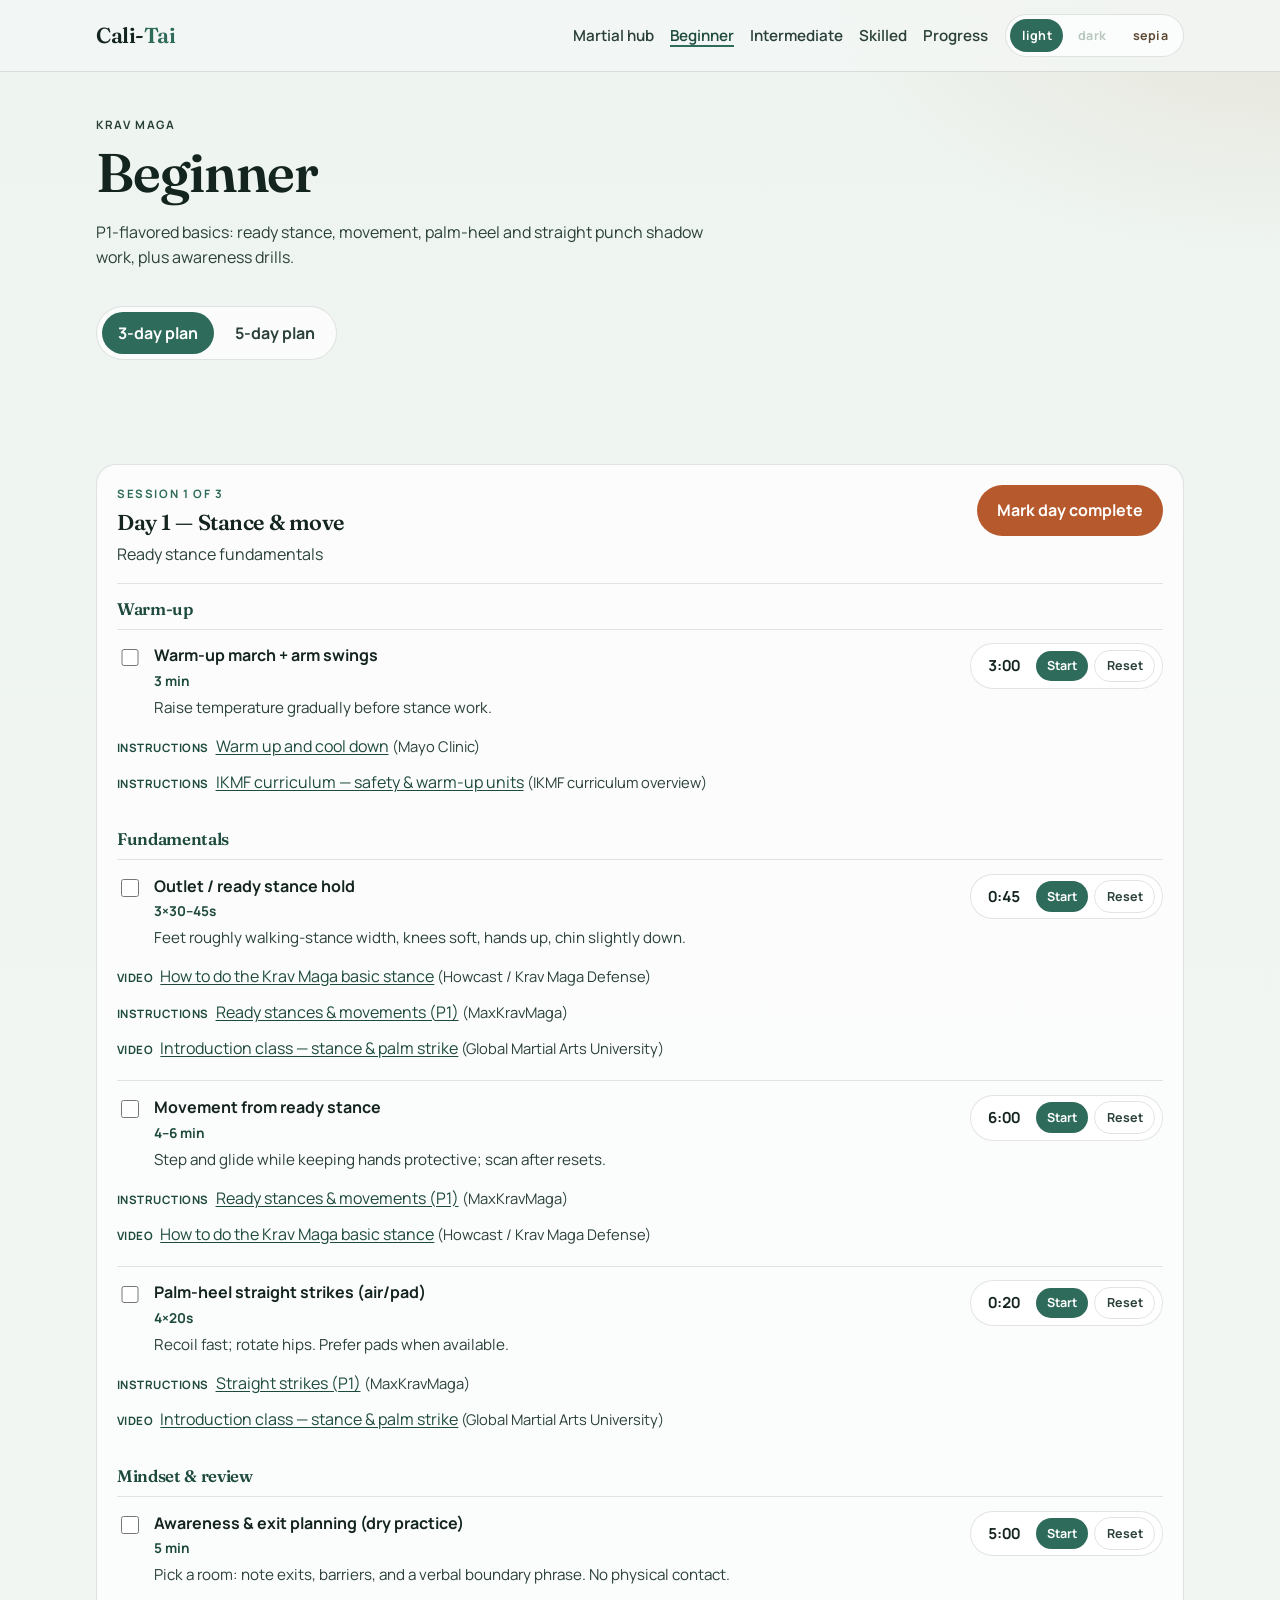
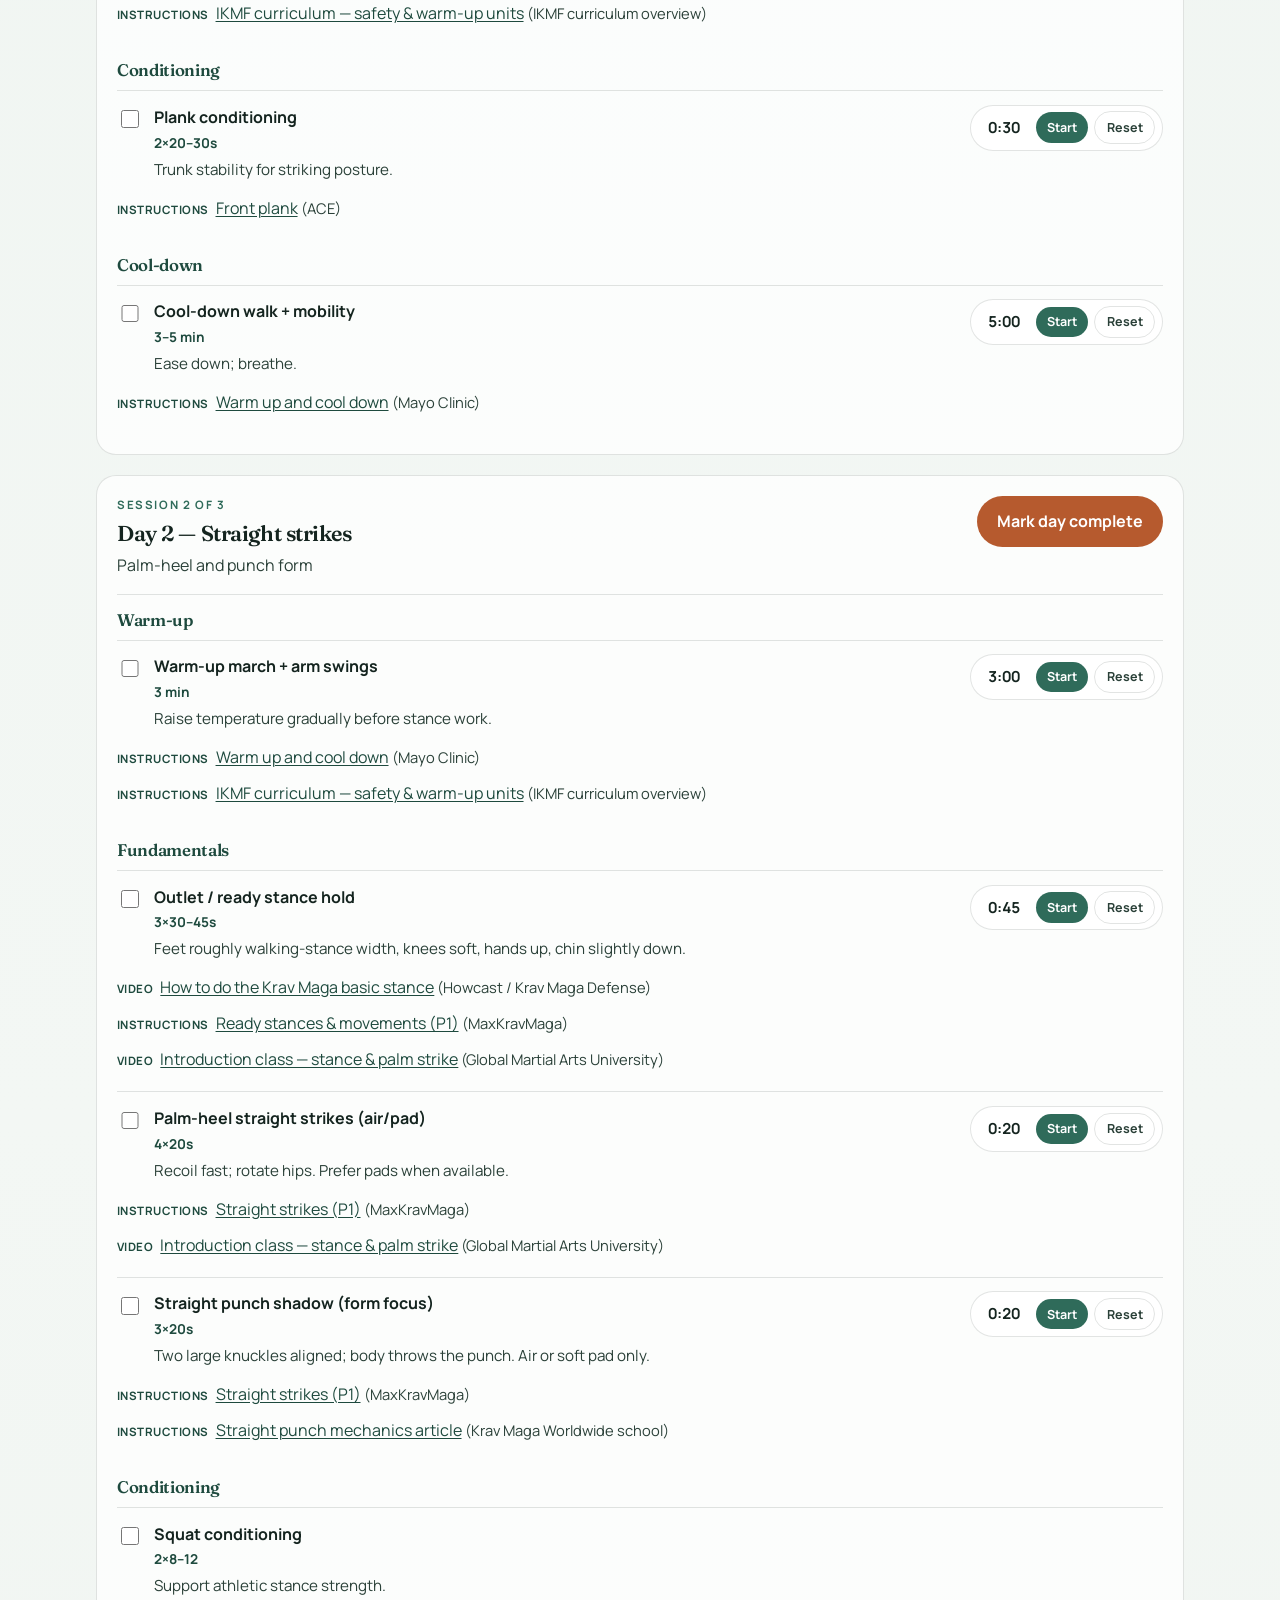
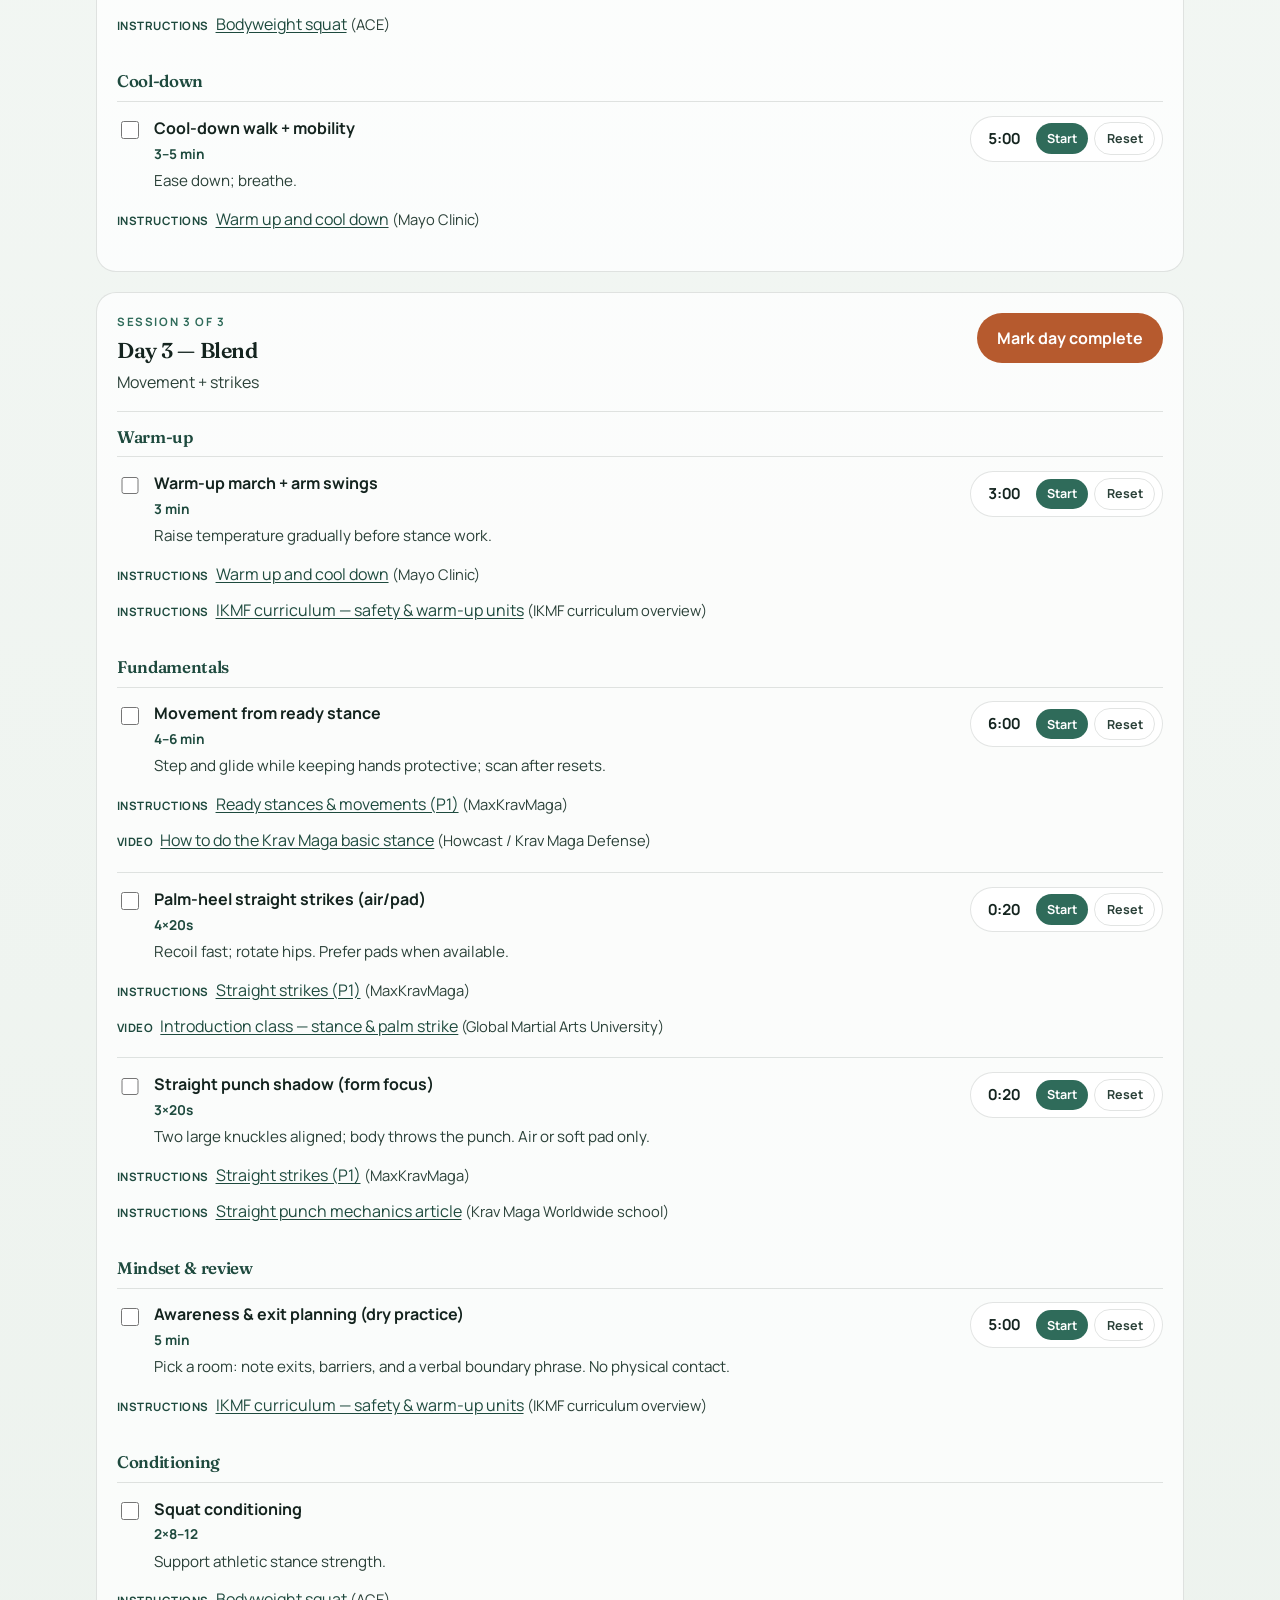
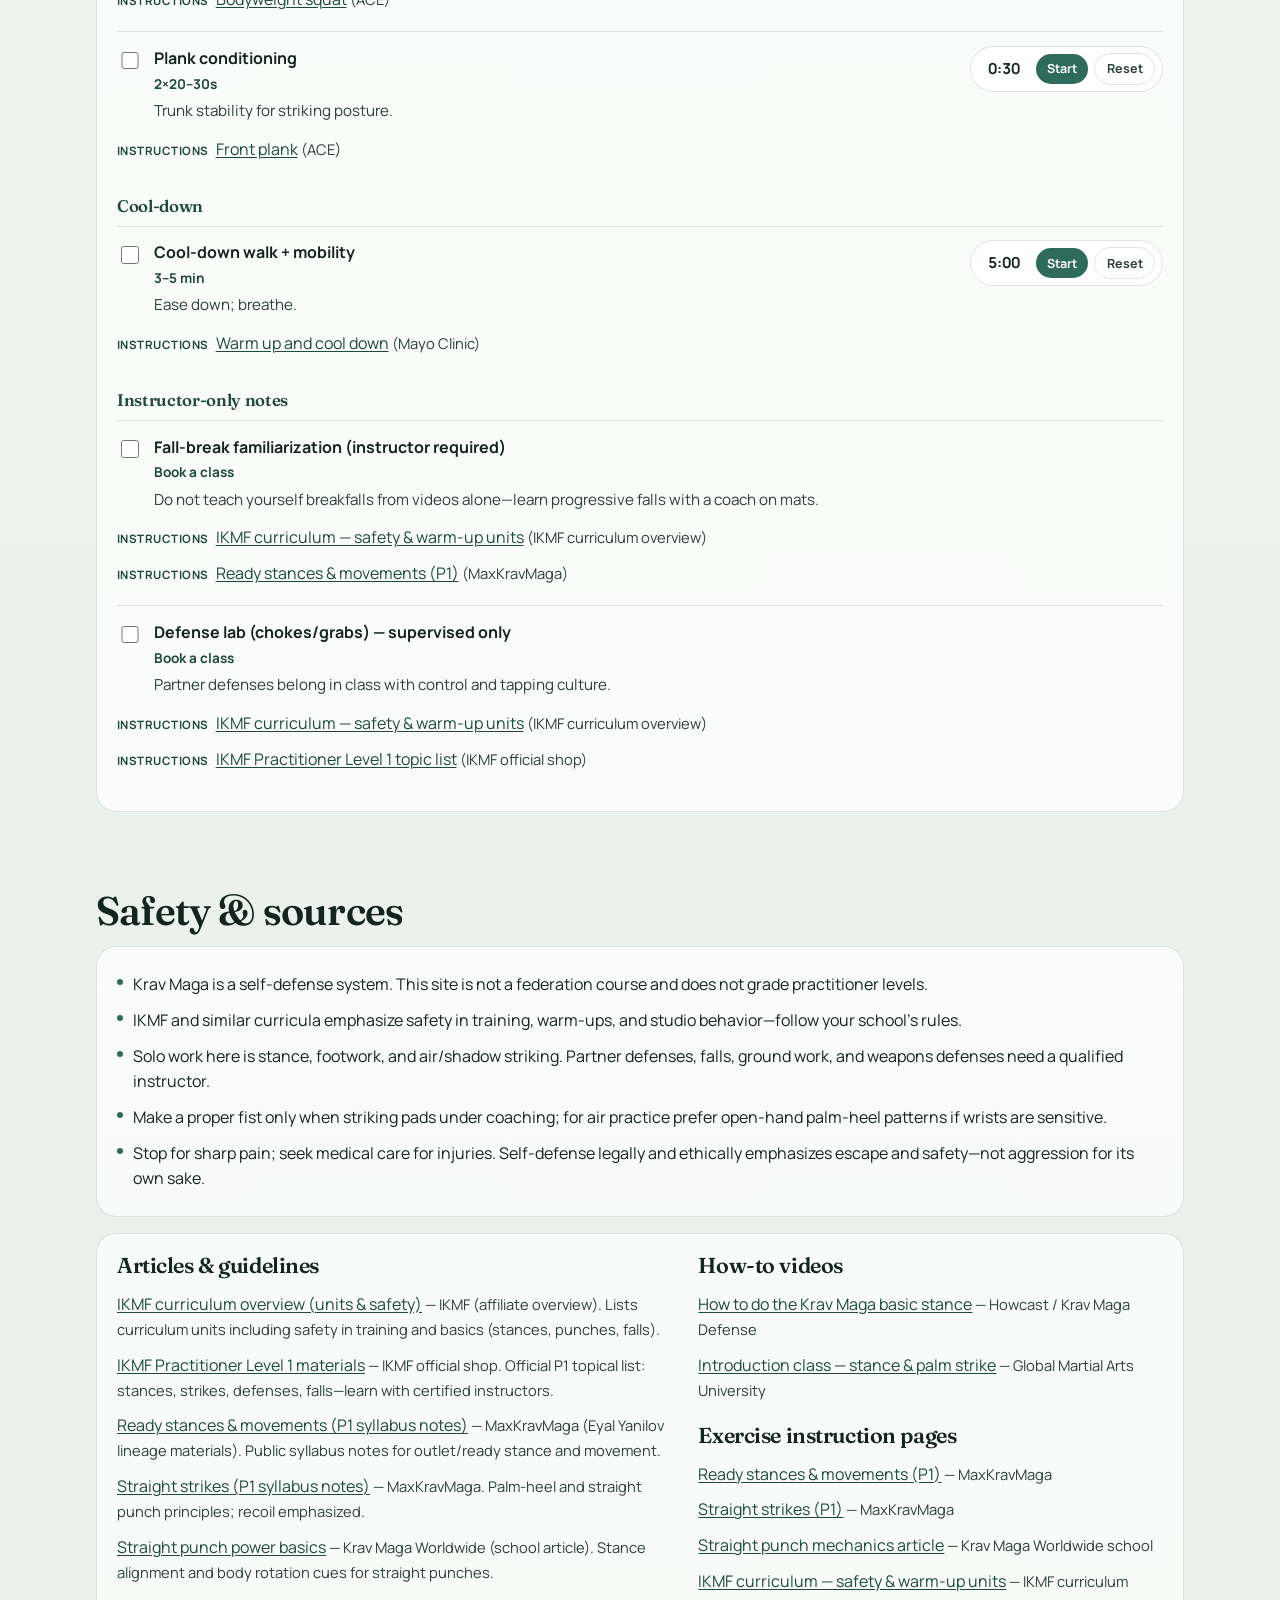
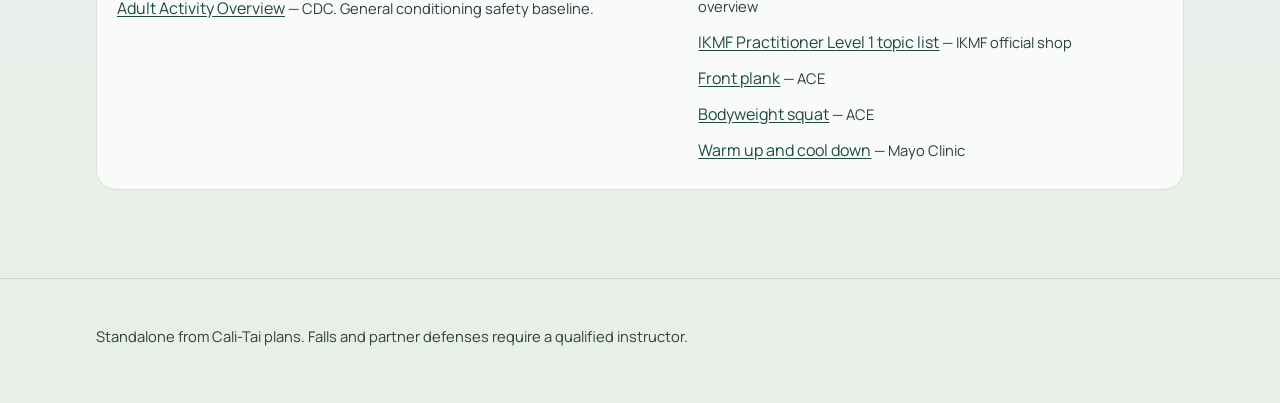
<file: krav-beginner.html>
<!DOCTYPE html>
<html lang="en">
  <head>
    <meta charset="utf-8" />
    <meta name="viewport" content="width=device-width, initial-scale=1" />
    <title>Beginner - Krav Maga</title>
    <script src="js/theme-boot.js"></script>
    <link rel="preconnect" href="https://fonts.googleapis.com" />
    <link rel="preconnect" href="https://fonts.gstatic.com" crossorigin />
    <link href="https://fonts.googleapis.com/css2?family=Fraunces:opsz,wght@9..144,500;9..144,650&family=Manrope:wght@400;600;700&display=swap" rel="stylesheet" />
    <link rel="stylesheet" href="css/styles.css" />
  </head>
  <body data-system="krav">
    <header class="site-header">
      <div class="site-header__inner">
        <a class="brand" href="index.html">Cali-<span>Tai</span></a>
        <div class="header-tools">
          <nav class="site-nav" aria-label="Primary">
            <a href="martial.html">Martial hub</a>
            <a href="krav-beginner.html">Beginner</a>
            <a href="krav-intermediate.html">Intermediate</a>
            <a href="krav-skilled.html">Skilled</a>
            <a href="martial-progress.html">Progress</a>
          </nav>
          <div class="theme-toggle" data-theme-toggle></div>
        </div>
      </div>
    </header>
    <main data-system="krav" data-level-page="beginner">
      <section class="page-hero wrap">
        <p class="eyebrow">Krav Maga</p>
        <h1>Beginner</h1>
        <p>P1-flavored basics: ready stance, movement, palm-heel and straight punch shadow work, plus awareness drills.</p>
        <div class="plan-toggle" data-plan-toggle role="group" aria-label="Plan length">
          <button type="button" data-days="3" aria-pressed="true">3-day plan</button>
          <button type="button" data-days="5" aria-pressed="false">5-day plan</button>
        </div>
      </section>
      <section class="wrap section"><div data-plan></div></section>
      <section class="wrap section">
        <h2>Safety & sources</h2>
        <div class="panel" data-safety></div>
        <div class="panel" style="margin-top: 1rem" data-sources></div>
      </section>
    </main>
    <footer class="site-footer">
      <div class="site-footer__inner">
        <p>Standalone from Cali-Tai plans. Falls and partner defenses require a qualified instructor.</p>
      </div>
    </footer>
    <script src="js/martial-data.js"></script>
    <script src="js/app.js"></script>
  </body>
</html>
</file>
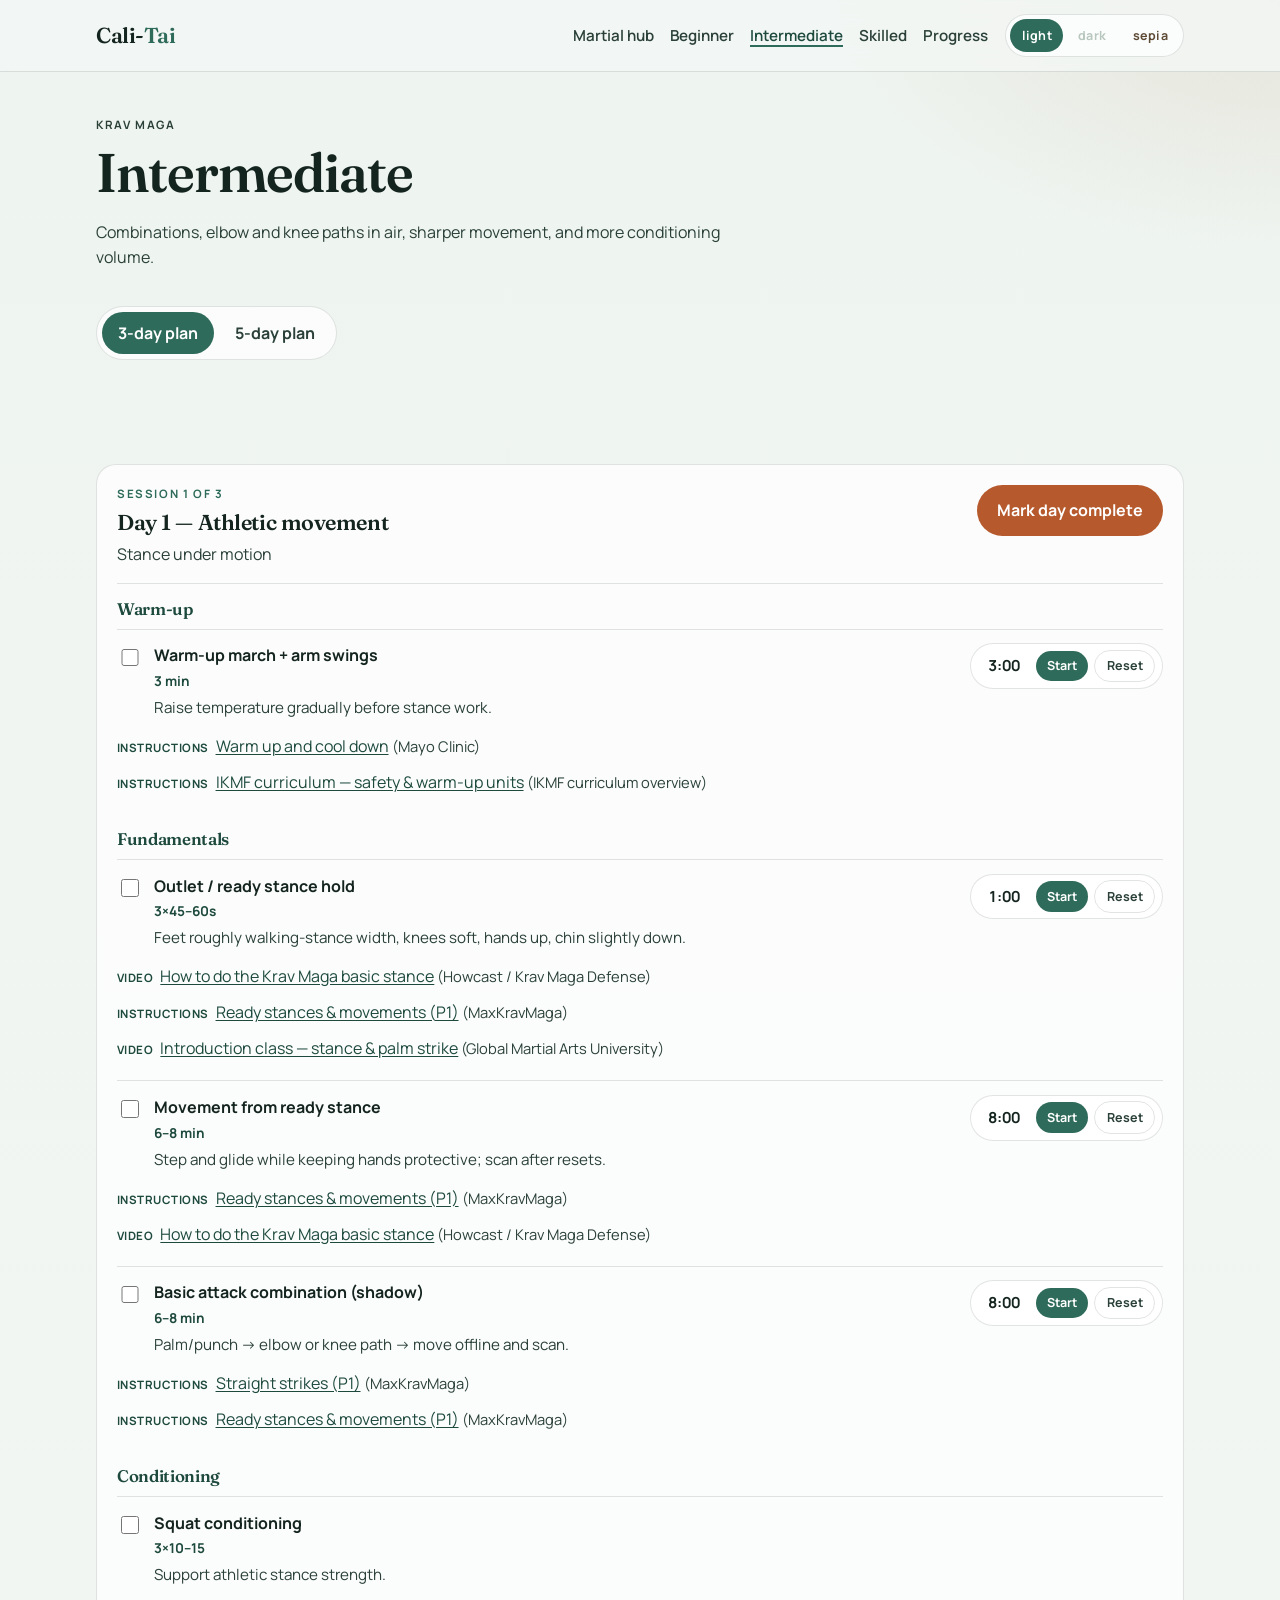
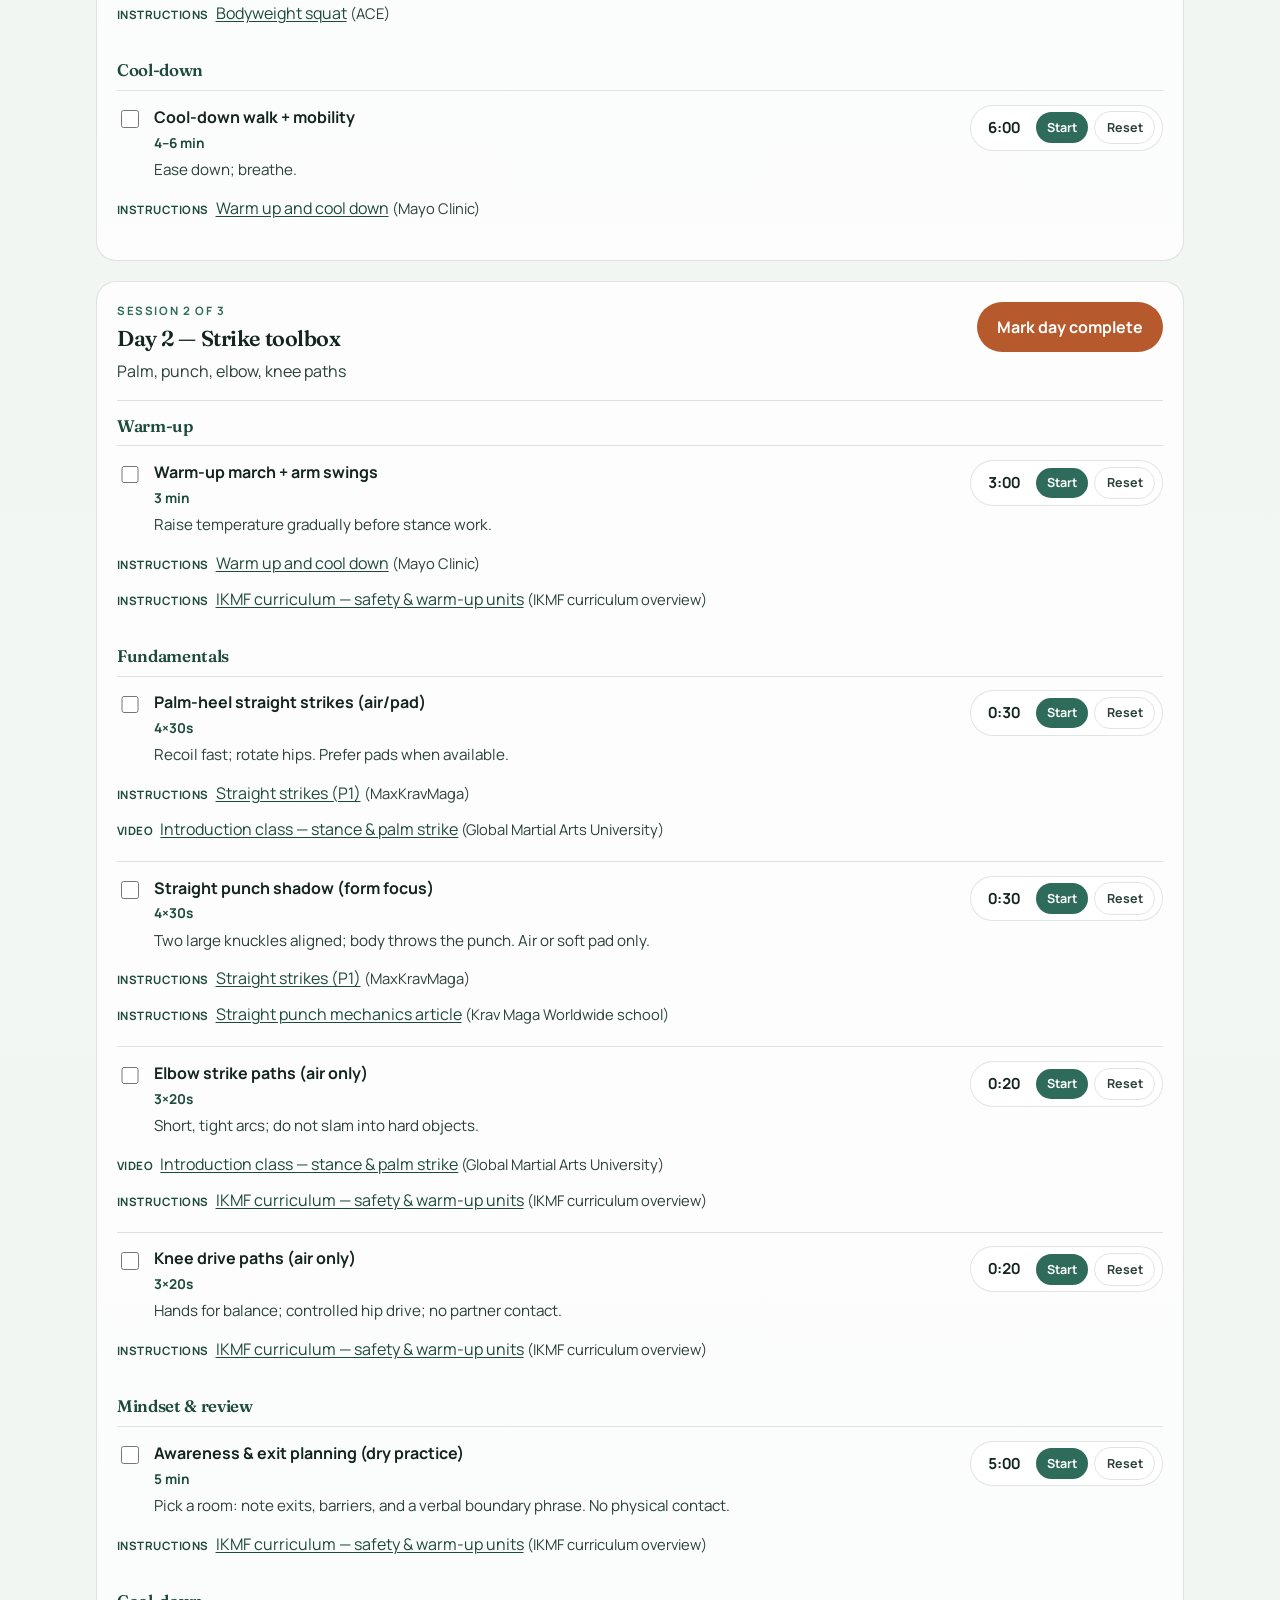
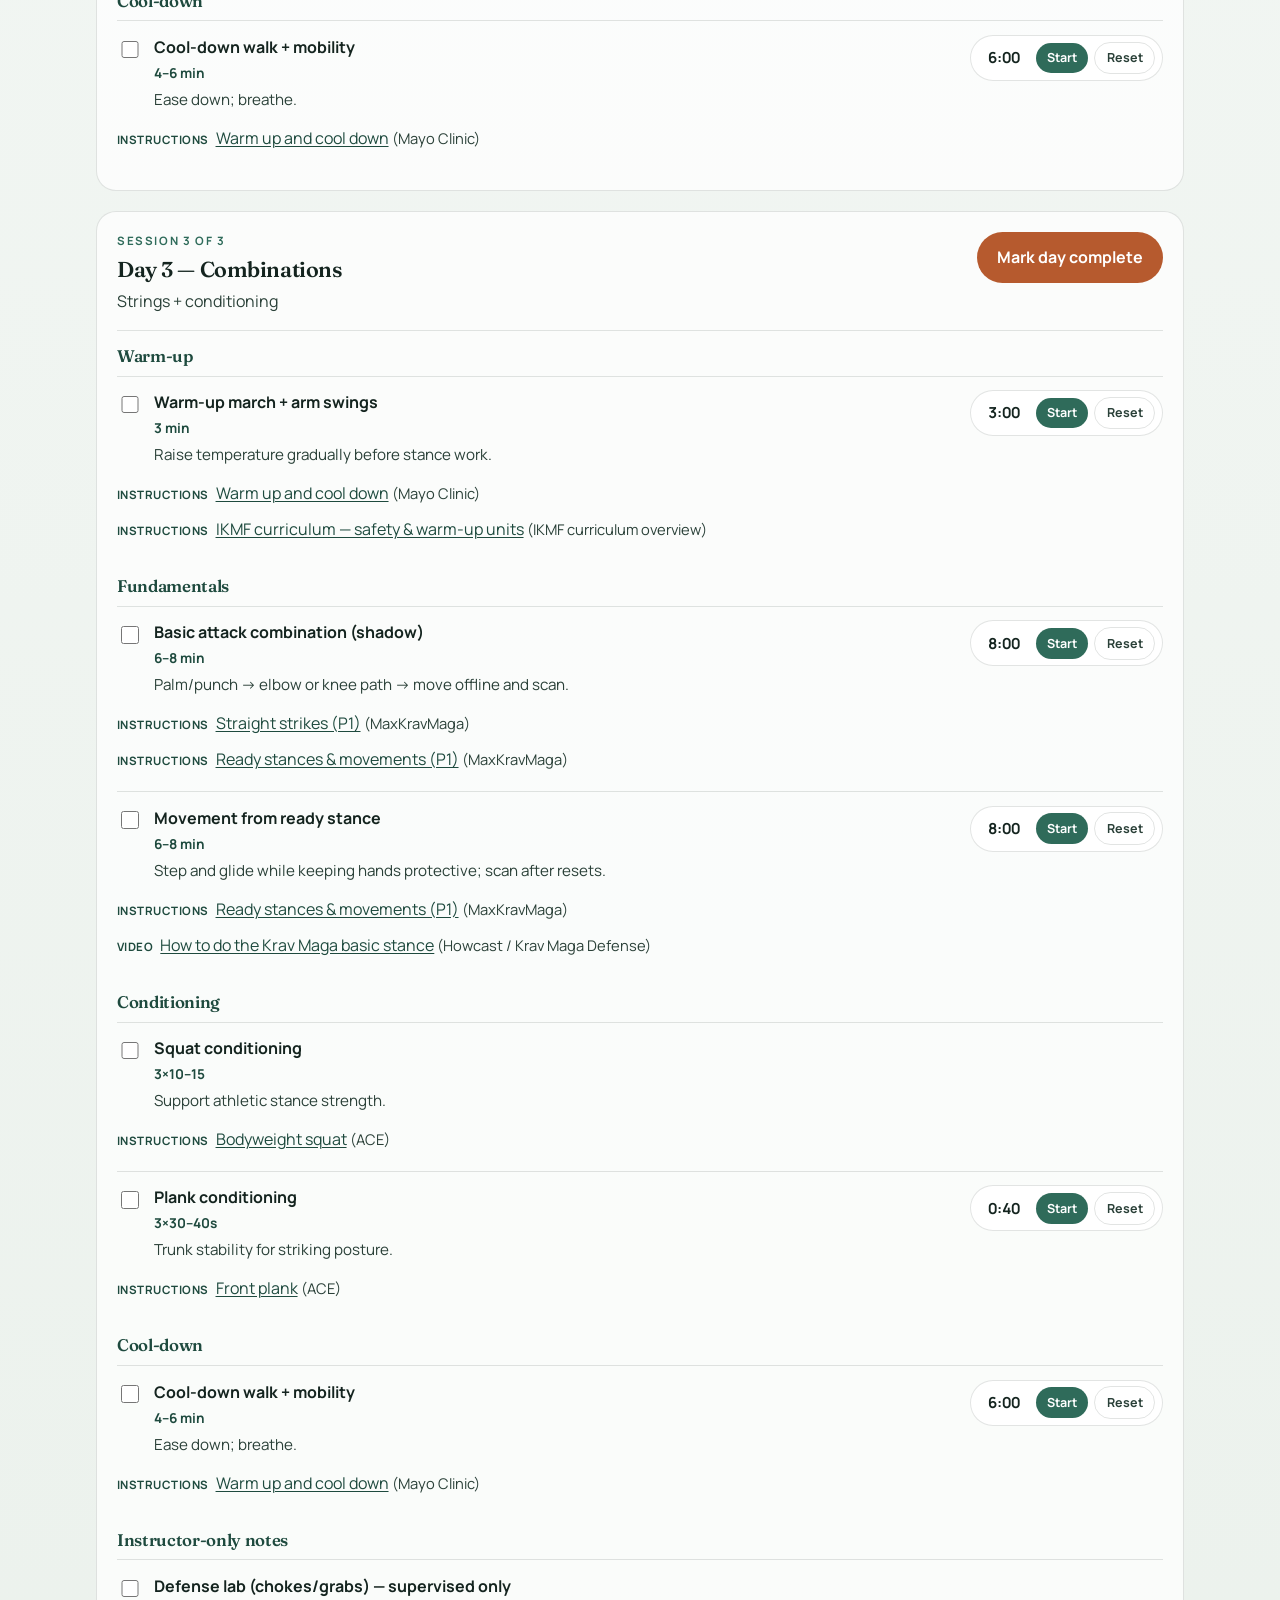
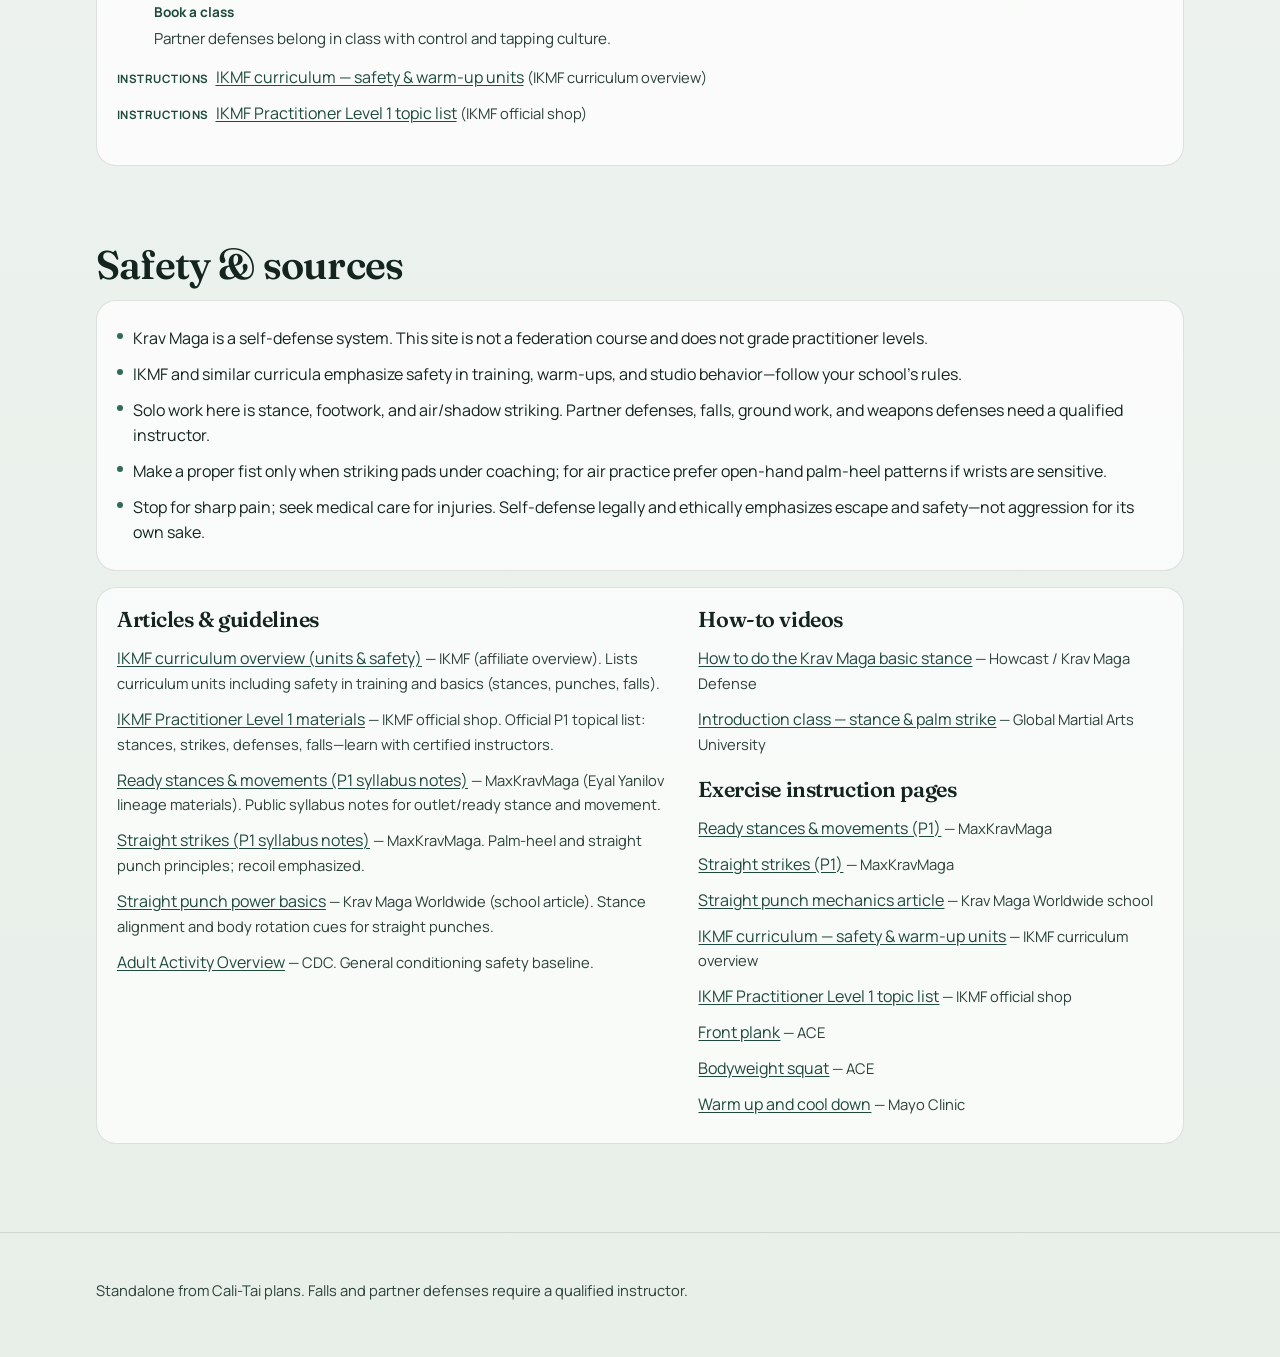
<file: krav-intermediate.html>
<!DOCTYPE html>
<html lang="en">
  <head>
    <meta charset="utf-8" />
    <meta name="viewport" content="width=device-width, initial-scale=1" />
    <title>Intermediate - Krav Maga</title>
    <script src="js/theme-boot.js"></script>
    <link rel="preconnect" href="https://fonts.googleapis.com" />
    <link rel="preconnect" href="https://fonts.gstatic.com" crossorigin />
    <link href="https://fonts.googleapis.com/css2?family=Fraunces:opsz,wght@9..144,500;9..144,650&family=Manrope:wght@400;600;700&display=swap" rel="stylesheet" />
    <link rel="stylesheet" href="css/styles.css" />
  </head>
  <body data-system="krav">
    <header class="site-header">
      <div class="site-header__inner">
        <a class="brand" href="index.html">Cali-<span>Tai</span></a>
        <div class="header-tools">
          <nav class="site-nav" aria-label="Primary">
            <a href="martial.html">Martial hub</a>
            <a href="krav-beginner.html">Beginner</a>
            <a href="krav-intermediate.html">Intermediate</a>
            <a href="krav-skilled.html">Skilled</a>
            <a href="martial-progress.html">Progress</a>
          </nav>
          <div class="theme-toggle" data-theme-toggle></div>
        </div>
      </div>
    </header>
    <main data-system="krav" data-level-page="intermediate">
      <section class="page-hero wrap">
        <p class="eyebrow">Krav Maga</p>
        <h1>Intermediate</h1>
        <p>Combinations, elbow and knee paths in air, sharper movement, and more conditioning volume.</p>
        <div class="plan-toggle" data-plan-toggle role="group" aria-label="Plan length">
          <button type="button" data-days="3" aria-pressed="true">3-day plan</button>
          <button type="button" data-days="5" aria-pressed="false">5-day plan</button>
        </div>
      </section>
      <section class="wrap section"><div data-plan></div></section>
      <section class="wrap section">
        <h2>Safety & sources</h2>
        <div class="panel" data-safety></div>
        <div class="panel" style="margin-top: 1rem" data-sources></div>
      </section>
    </main>
    <footer class="site-footer">
      <div class="site-footer__inner">
        <p>Standalone from Cali-Tai plans. Falls and partner defenses require a qualified instructor.</p>
      </div>
    </footer>
    <script src="js/martial-data.js"></script>
    <script src="js/app.js"></script>
  </body>
</html>
</file>
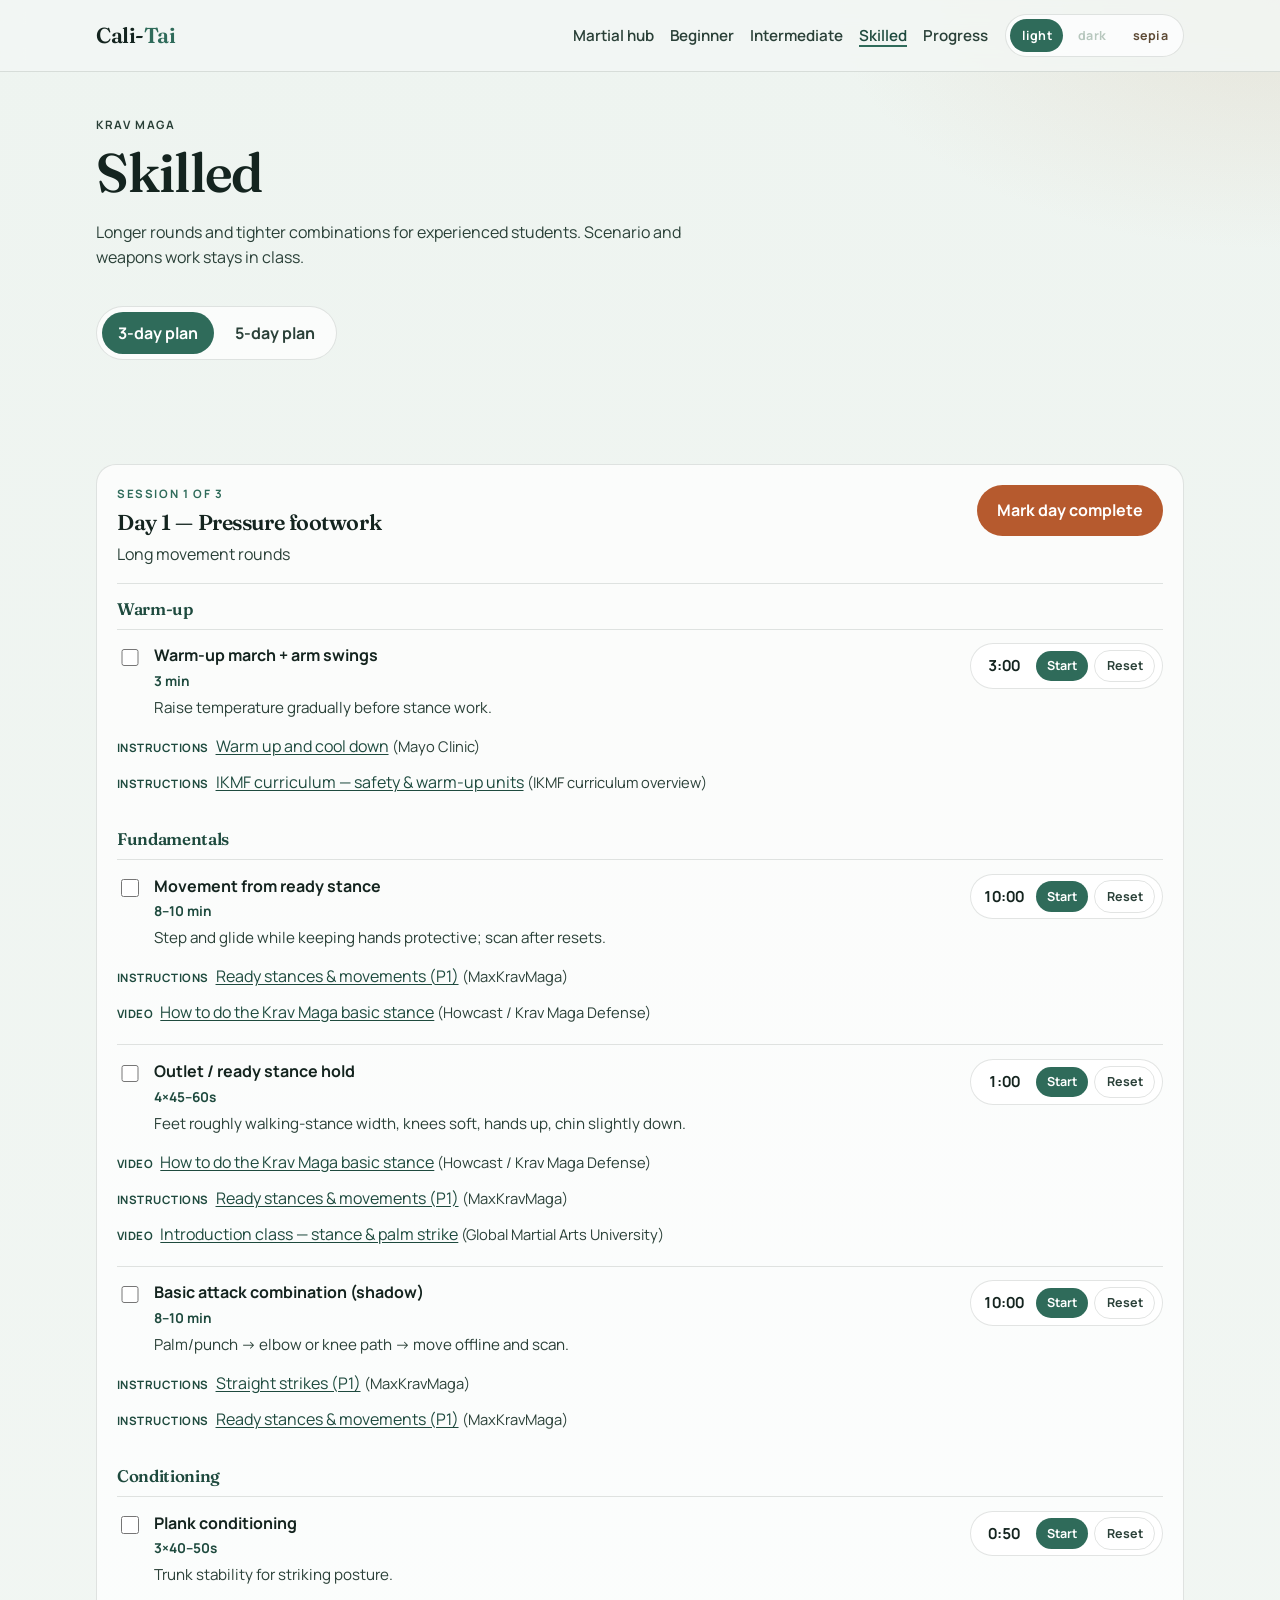
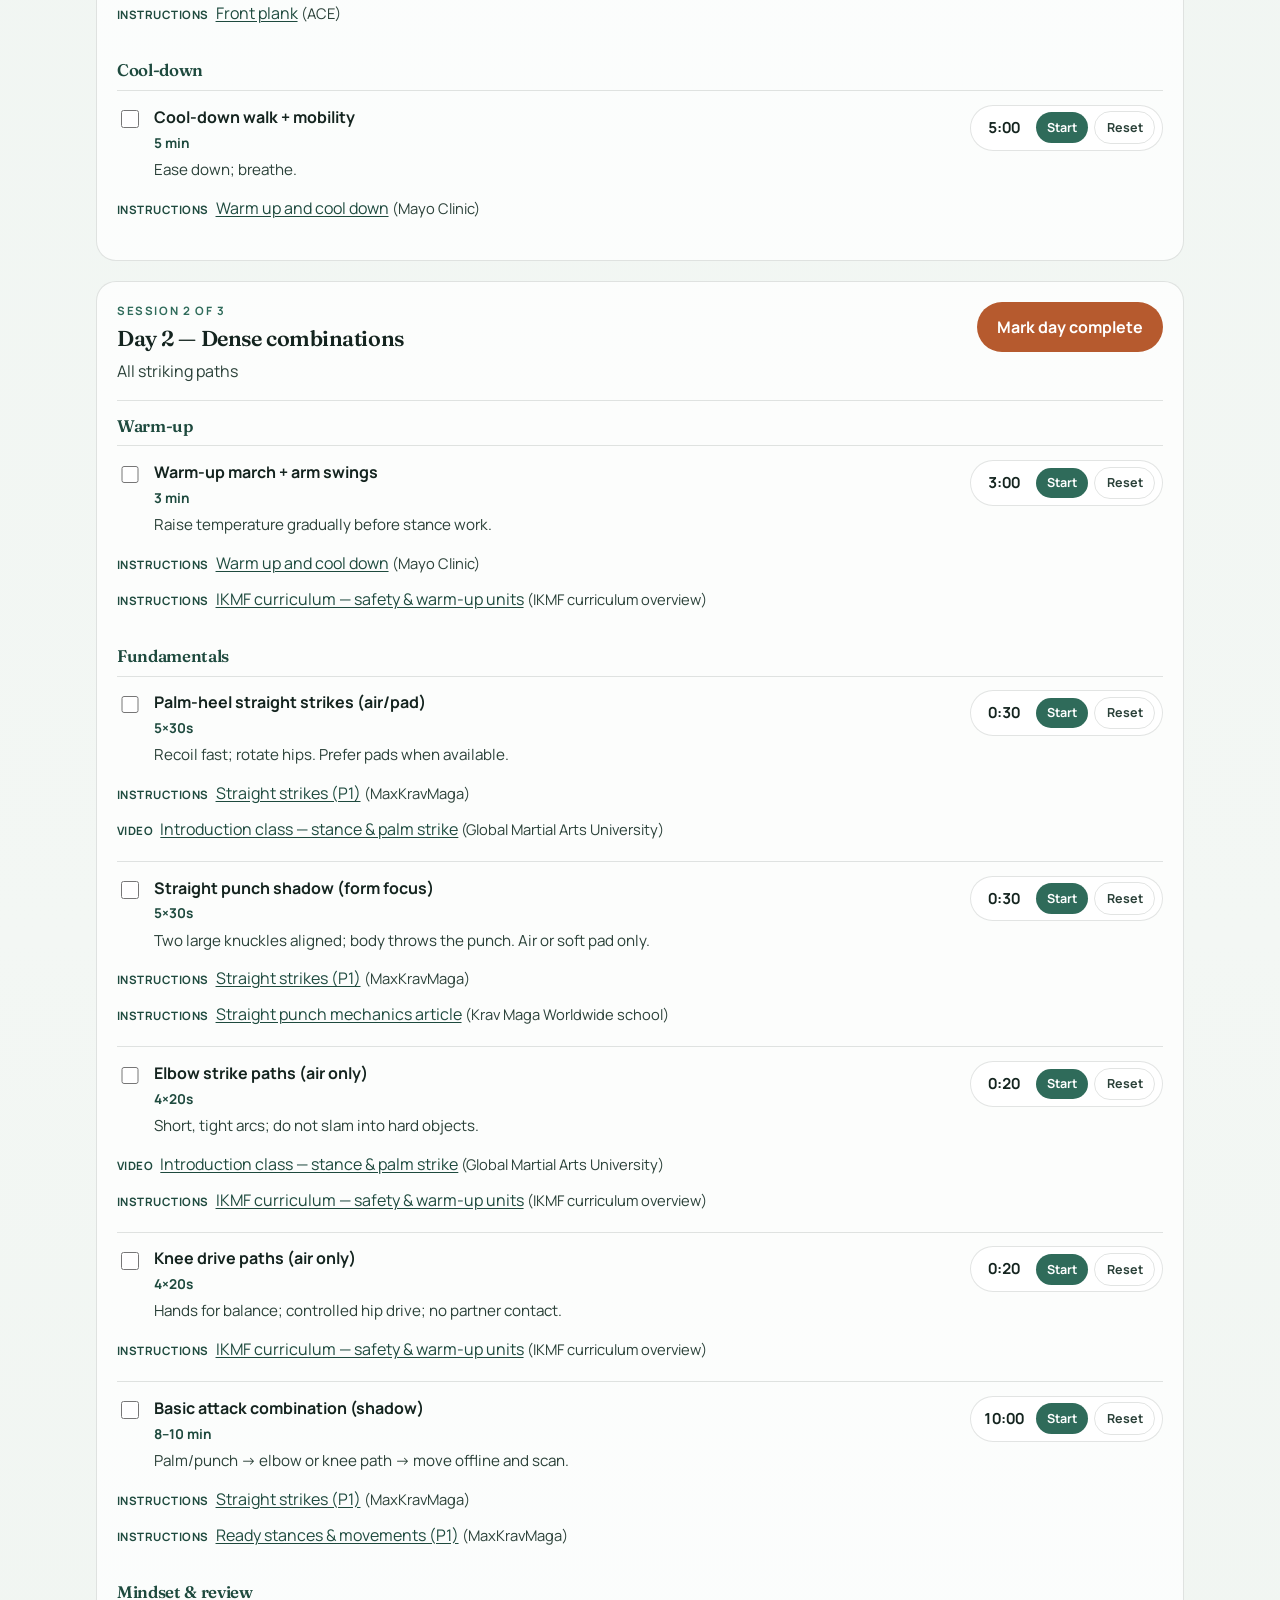
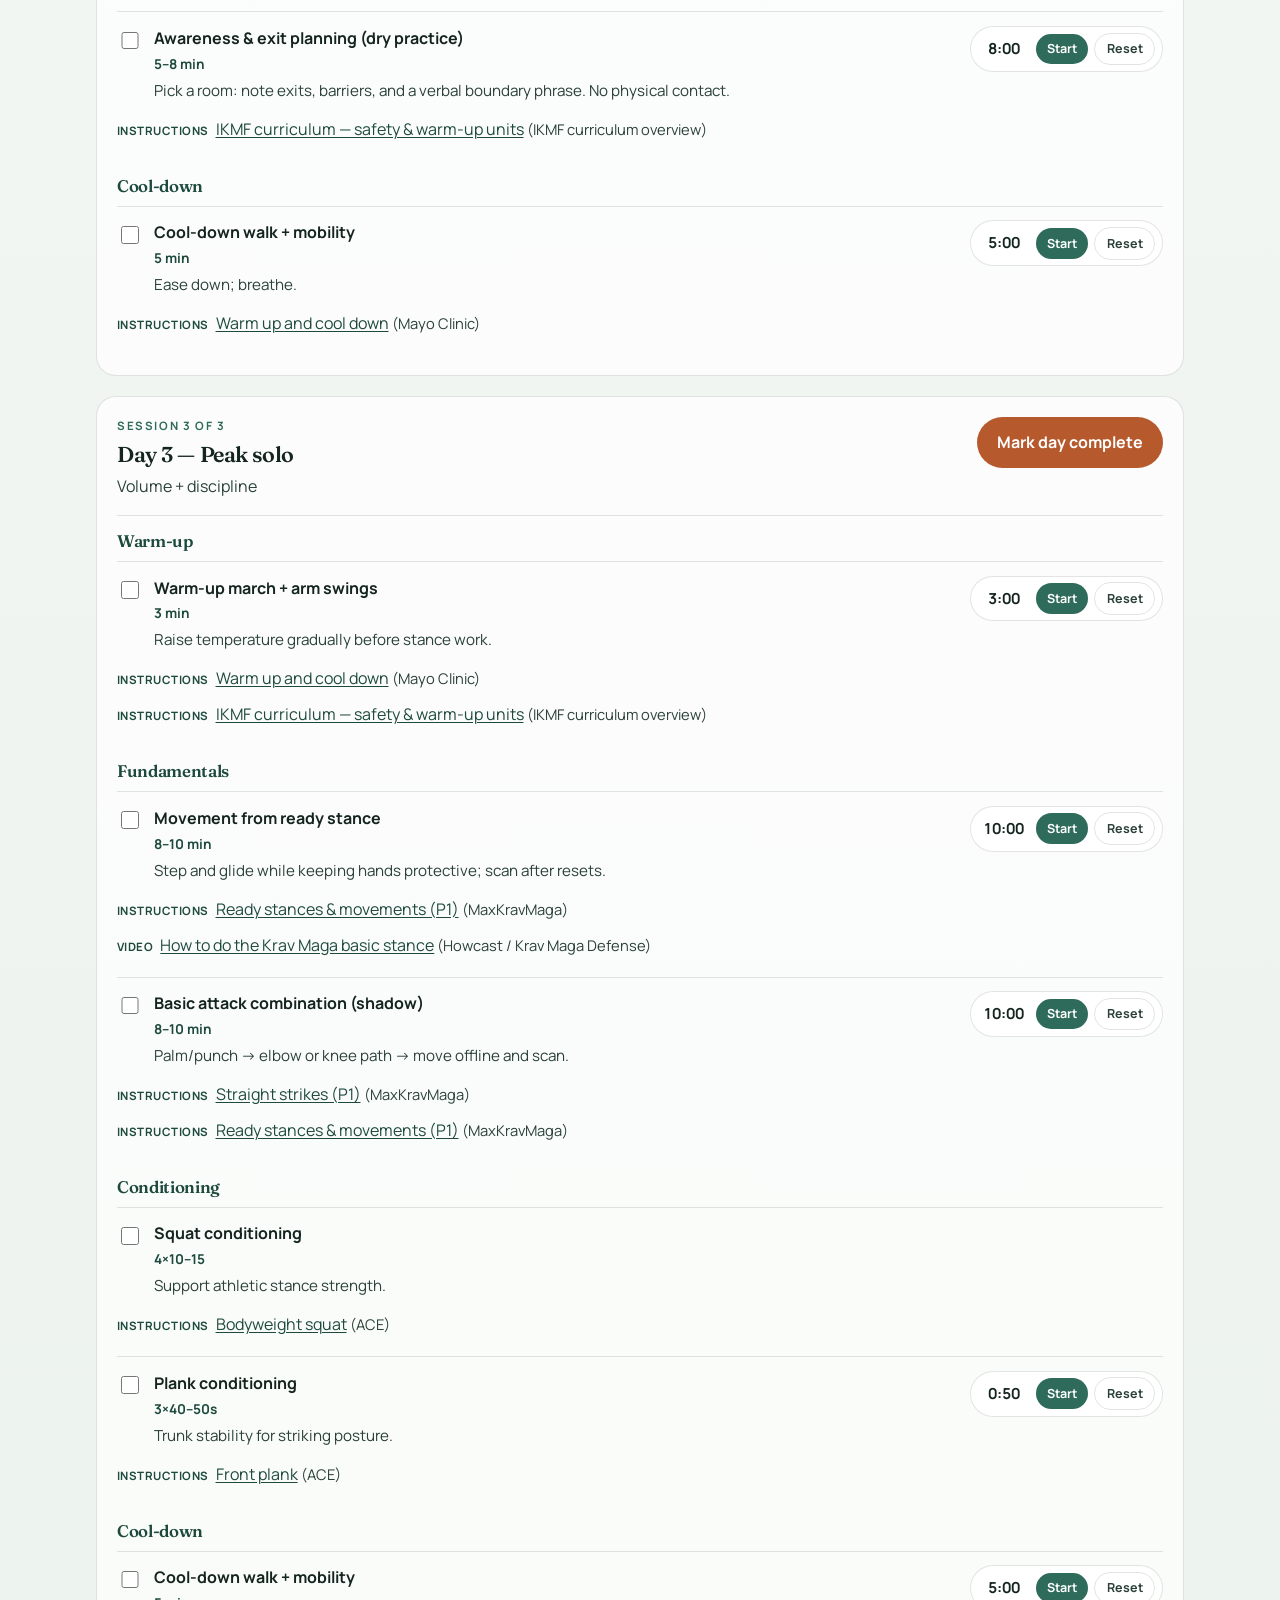
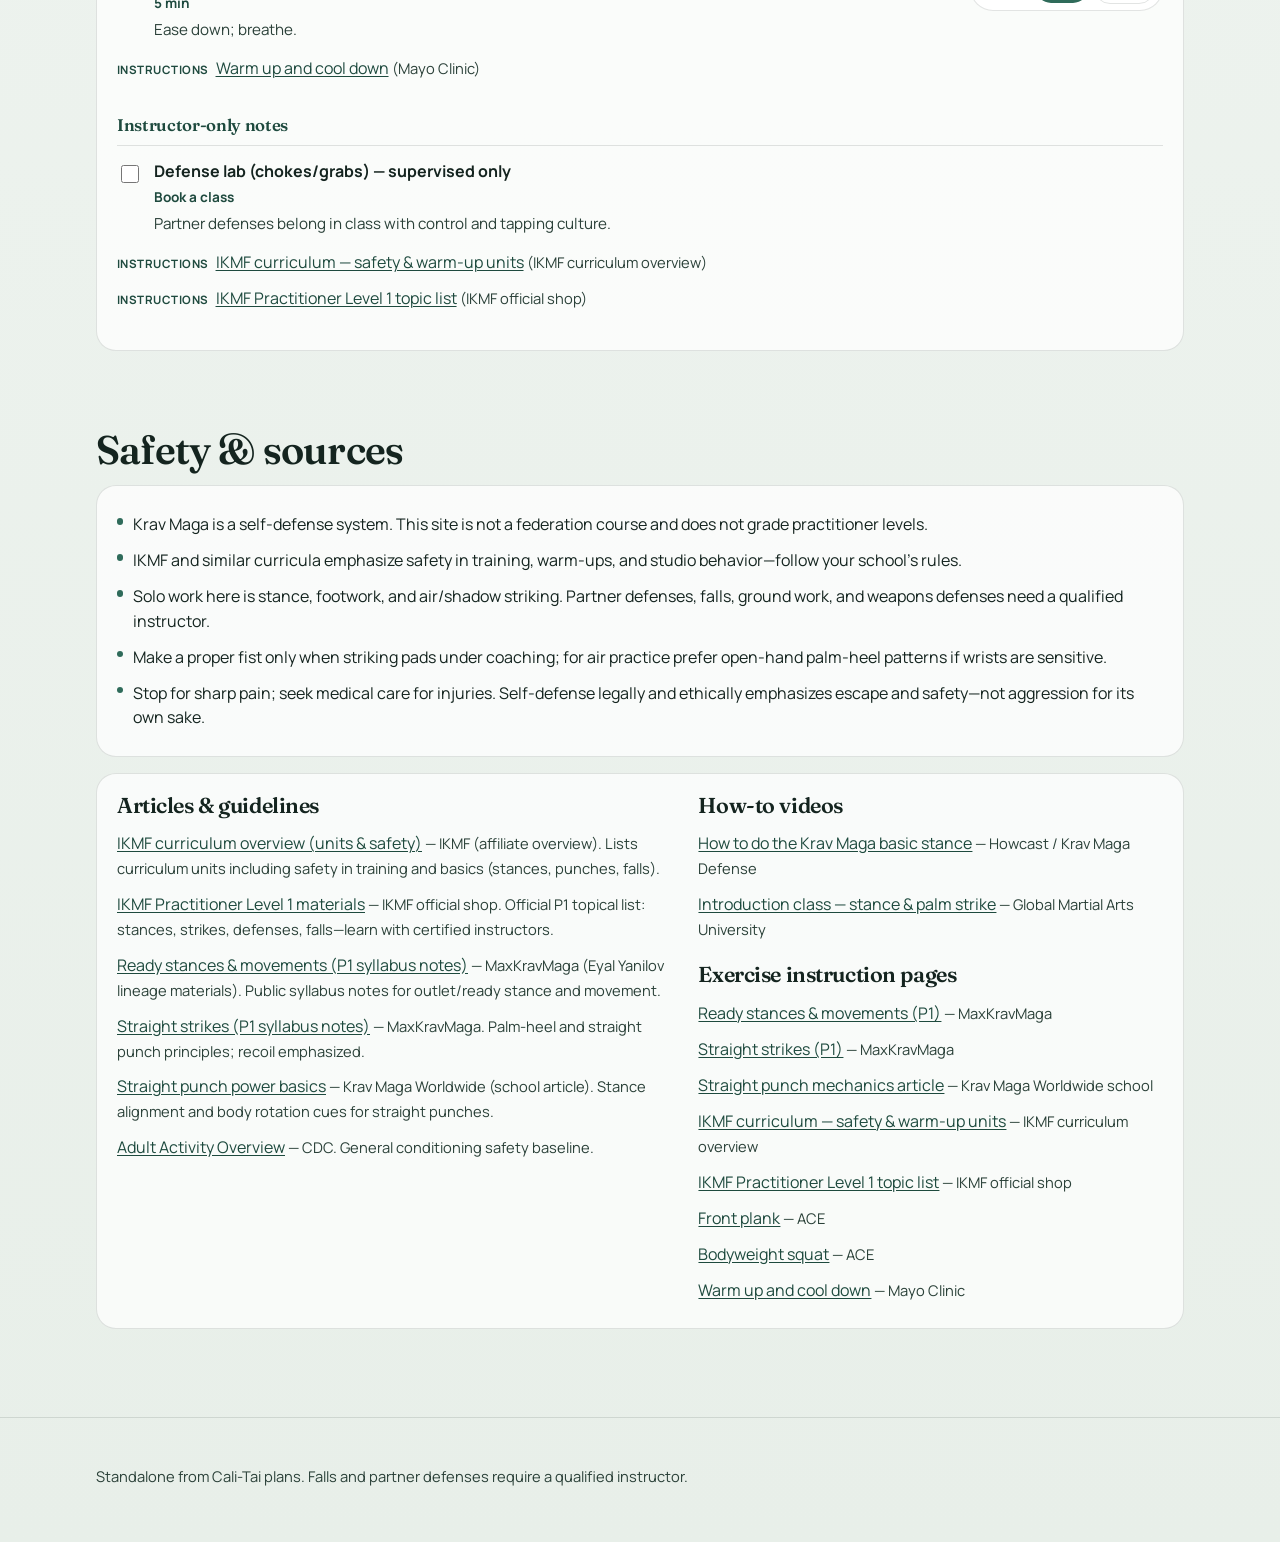
<file: krav-skilled.html>
<!DOCTYPE html>
<html lang="en">
  <head>
    <meta charset="utf-8" />
    <meta name="viewport" content="width=device-width, initial-scale=1" />
    <title>Skilled - Krav Maga</title>
    <script src="js/theme-boot.js"></script>
    <link rel="preconnect" href="https://fonts.googleapis.com" />
    <link rel="preconnect" href="https://fonts.gstatic.com" crossorigin />
    <link href="https://fonts.googleapis.com/css2?family=Fraunces:opsz,wght@9..144,500;9..144,650&family=Manrope:wght@400;600;700&display=swap" rel="stylesheet" />
    <link rel="stylesheet" href="css/styles.css" />
  </head>
  <body data-system="krav">
    <header class="site-header">
      <div class="site-header__inner">
        <a class="brand" href="index.html">Cali-<span>Tai</span></a>
        <div class="header-tools">
          <nav class="site-nav" aria-label="Primary">
            <a href="martial.html">Martial hub</a>
            <a href="krav-beginner.html">Beginner</a>
            <a href="krav-intermediate.html">Intermediate</a>
            <a href="krav-skilled.html">Skilled</a>
            <a href="martial-progress.html">Progress</a>
          </nav>
          <div class="theme-toggle" data-theme-toggle></div>
        </div>
      </div>
    </header>
    <main data-system="krav" data-level-page="skilled">
      <section class="page-hero wrap">
        <p class="eyebrow">Krav Maga</p>
        <h1>Skilled</h1>
        <p>Longer rounds and tighter combinations for experienced students. Scenario and weapons work stays in class.</p>
        <div class="plan-toggle" data-plan-toggle role="group" aria-label="Plan length">
          <button type="button" data-days="3" aria-pressed="true">3-day plan</button>
          <button type="button" data-days="5" aria-pressed="false">5-day plan</button>
        </div>
      </section>
      <section class="wrap section"><div data-plan></div></section>
      <section class="wrap section">
        <h2>Safety & sources</h2>
        <div class="panel" data-safety></div>
        <div class="panel" style="margin-top: 1rem" data-sources></div>
      </section>
    </main>
    <footer class="site-footer">
      <div class="site-footer__inner">
        <p>Standalone from Cali-Tai plans. Falls and partner defenses require a qualified instructor.</p>
      </div>
    </footer>
    <script src="js/martial-data.js"></script>
    <script src="js/app.js"></script>
  </body>
</html>
</file>
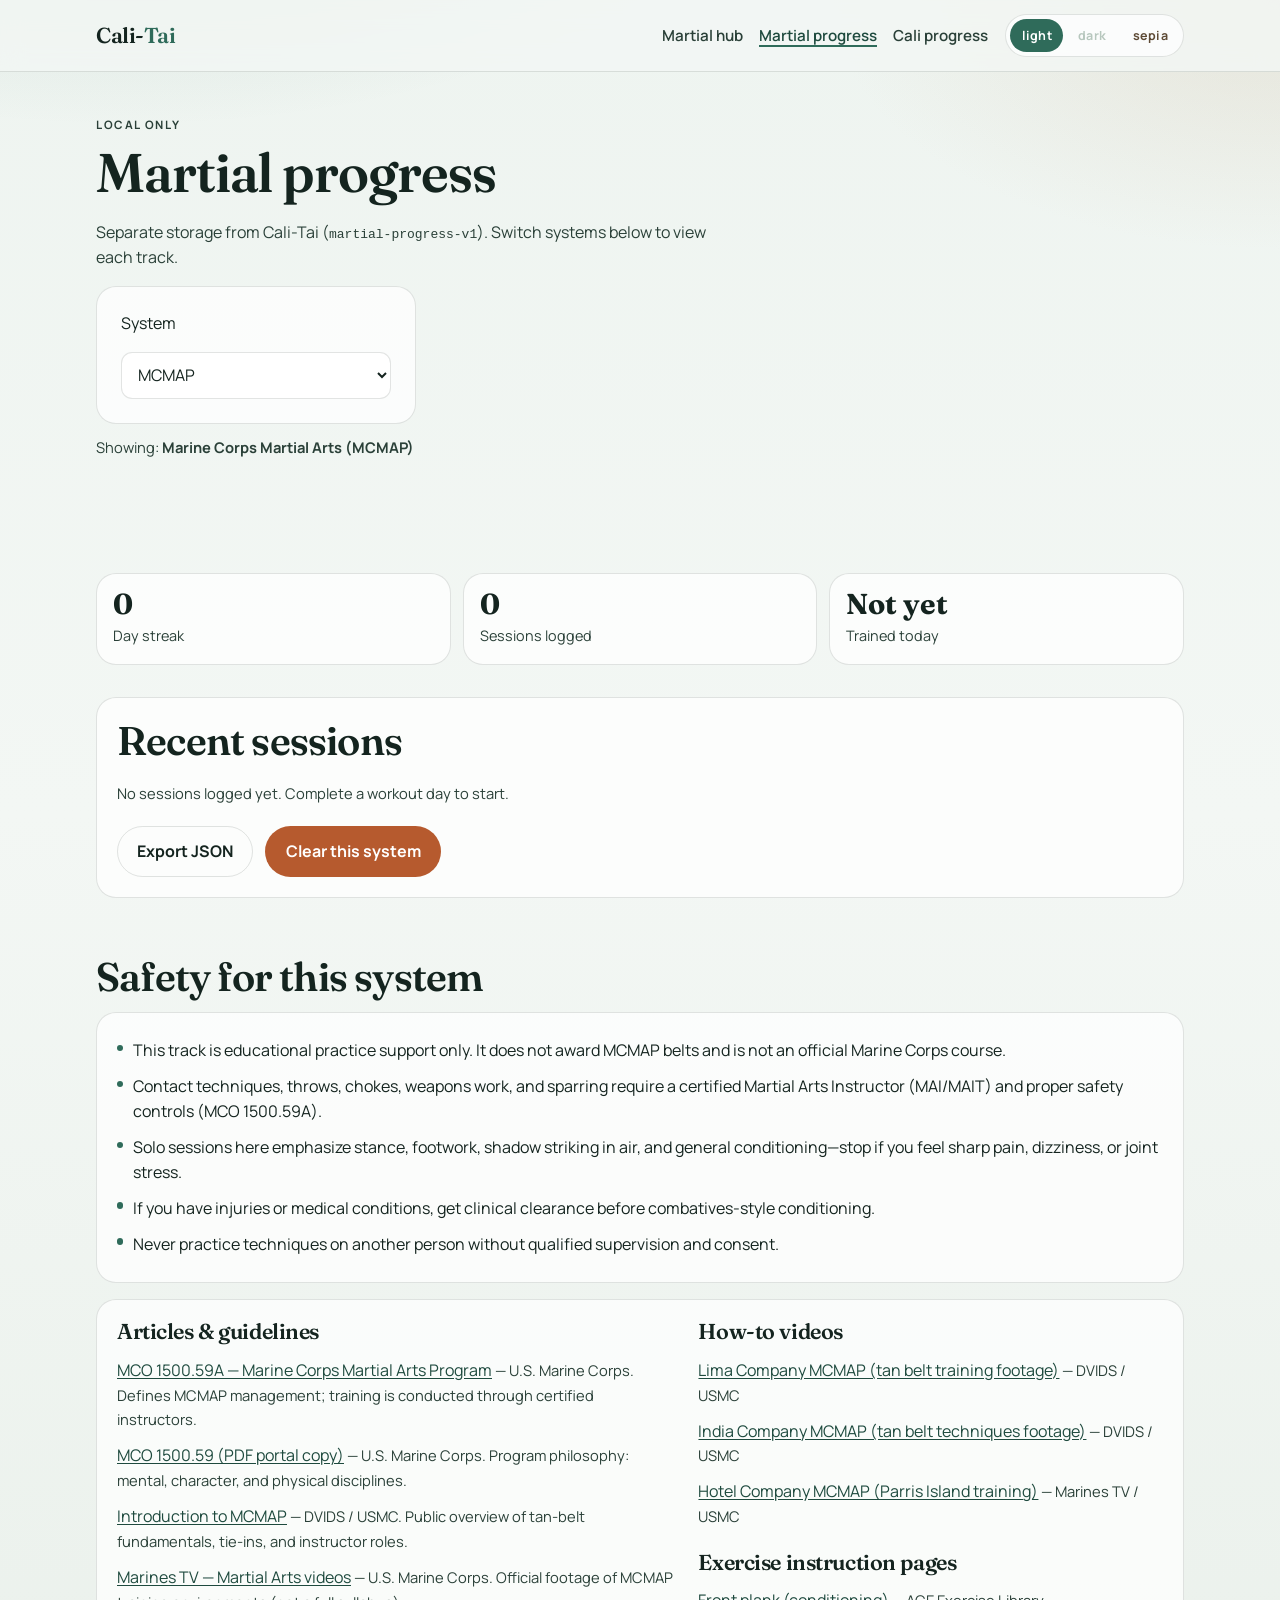
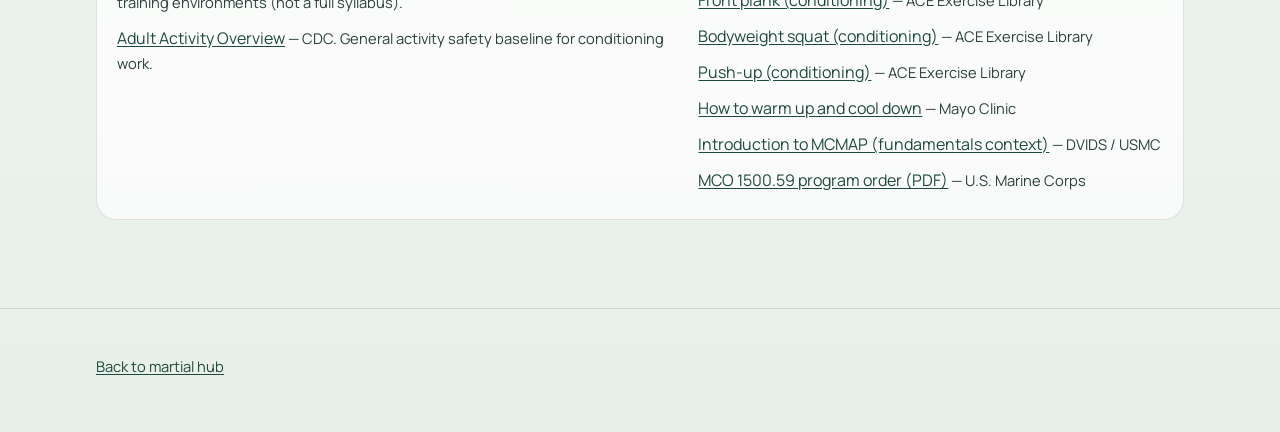
<file: martial-progress.html>
<!DOCTYPE html>
<html lang="en">
  <head>
    <meta charset="utf-8" />
    <meta name="viewport" content="width=device-width, initial-scale=1" />
    <title>Martial Progress</title>
    <script src="js/theme-boot.js"></script>
    <link rel="preconnect" href="https://fonts.googleapis.com" />
    <link rel="preconnect" href="https://fonts.gstatic.com" crossorigin />
    <link
      href="https://fonts.googleapis.com/css2?family=Fraunces:opsz,wght@9..144,500;9..144,650&family=Manrope:wght@400;600;700&display=swap"
      rel="stylesheet"
    />
    <link rel="stylesheet" href="css/styles.css" />
  </head>
  <body data-system="mcmap">
    <header class="site-header">
      <div class="site-header__inner">
        <a class="brand" href="index.html">Cali-<span>Tai</span></a>
        <div class="header-tools">
          <nav class="site-nav" aria-label="Primary">
            <a href="martial.html">Martial hub</a>
            <a href="martial-progress.html">Martial progress</a>
            <a href="progress.html">Cali progress</a>
          </nav>
          <div class="theme-toggle" data-theme-toggle></div>
        </div>
      </div>
    </header>

    <main data-system="mcmap">
      <section class="page-hero wrap">
        <p class="eyebrow">Local only</p>
        <h1>Martial progress</h1>
        <p>
          Separate storage from Cali-Tai (<code>martial-progress-v1</code>). Switch systems below to view each track.
        </p>
        <label class="home-plan" style="max-width: 20rem; margin-top: 1rem">
          System
          <select data-switch-system>
            <option value="mcmap">MCMAP</option>
            <option value="krav">Krav Maga</option>
          </select>
        </label>
        <p class="muted" style="margin-top: 0.75rem">
          Showing: <strong data-system-title>Marine Corps Martial Arts (MCMAP)</strong>
        </p>
      </section>

      <section class="wrap section">
        <div class="stats">
          <div class="stat"><b data-stat="streak">0</b><span>Day streak</span></div>
          <div class="stat"><b data-stat="sessions">0</b><span>Sessions logged</span></div>
          <div class="stat"><b data-stat="today">Not yet</b><span>Trained today</span></div>
        </div>

        <div class="panel">
          <h2>Recent sessions</h2>
          <ul class="history-list" data-history-list></ul>
          <div class="actions">
            <button type="button" class="btn btn-ghost dark" data-export-progress>Export JSON</button>
            <button type="button" class="btn btn-primary" data-clear-progress>Clear this system</button>
          </div>
        </div>
      </section>

      <section class="wrap section">
        <h2>Safety for this system</h2>
        <div class="panel" data-safety></div>
        <div class="panel" style="margin-top: 1rem" data-sources></div>
      </section>
    </main>

    <footer class="site-footer">
      <div class="site-footer__inner">
        <p><a href="martial.html">Back to martial hub</a></p>
      </div>
    </footer>

    <script src="js/martial-data.js"></script>
    <script src="js/app.js"></script>
  </body>
</html>
</file>
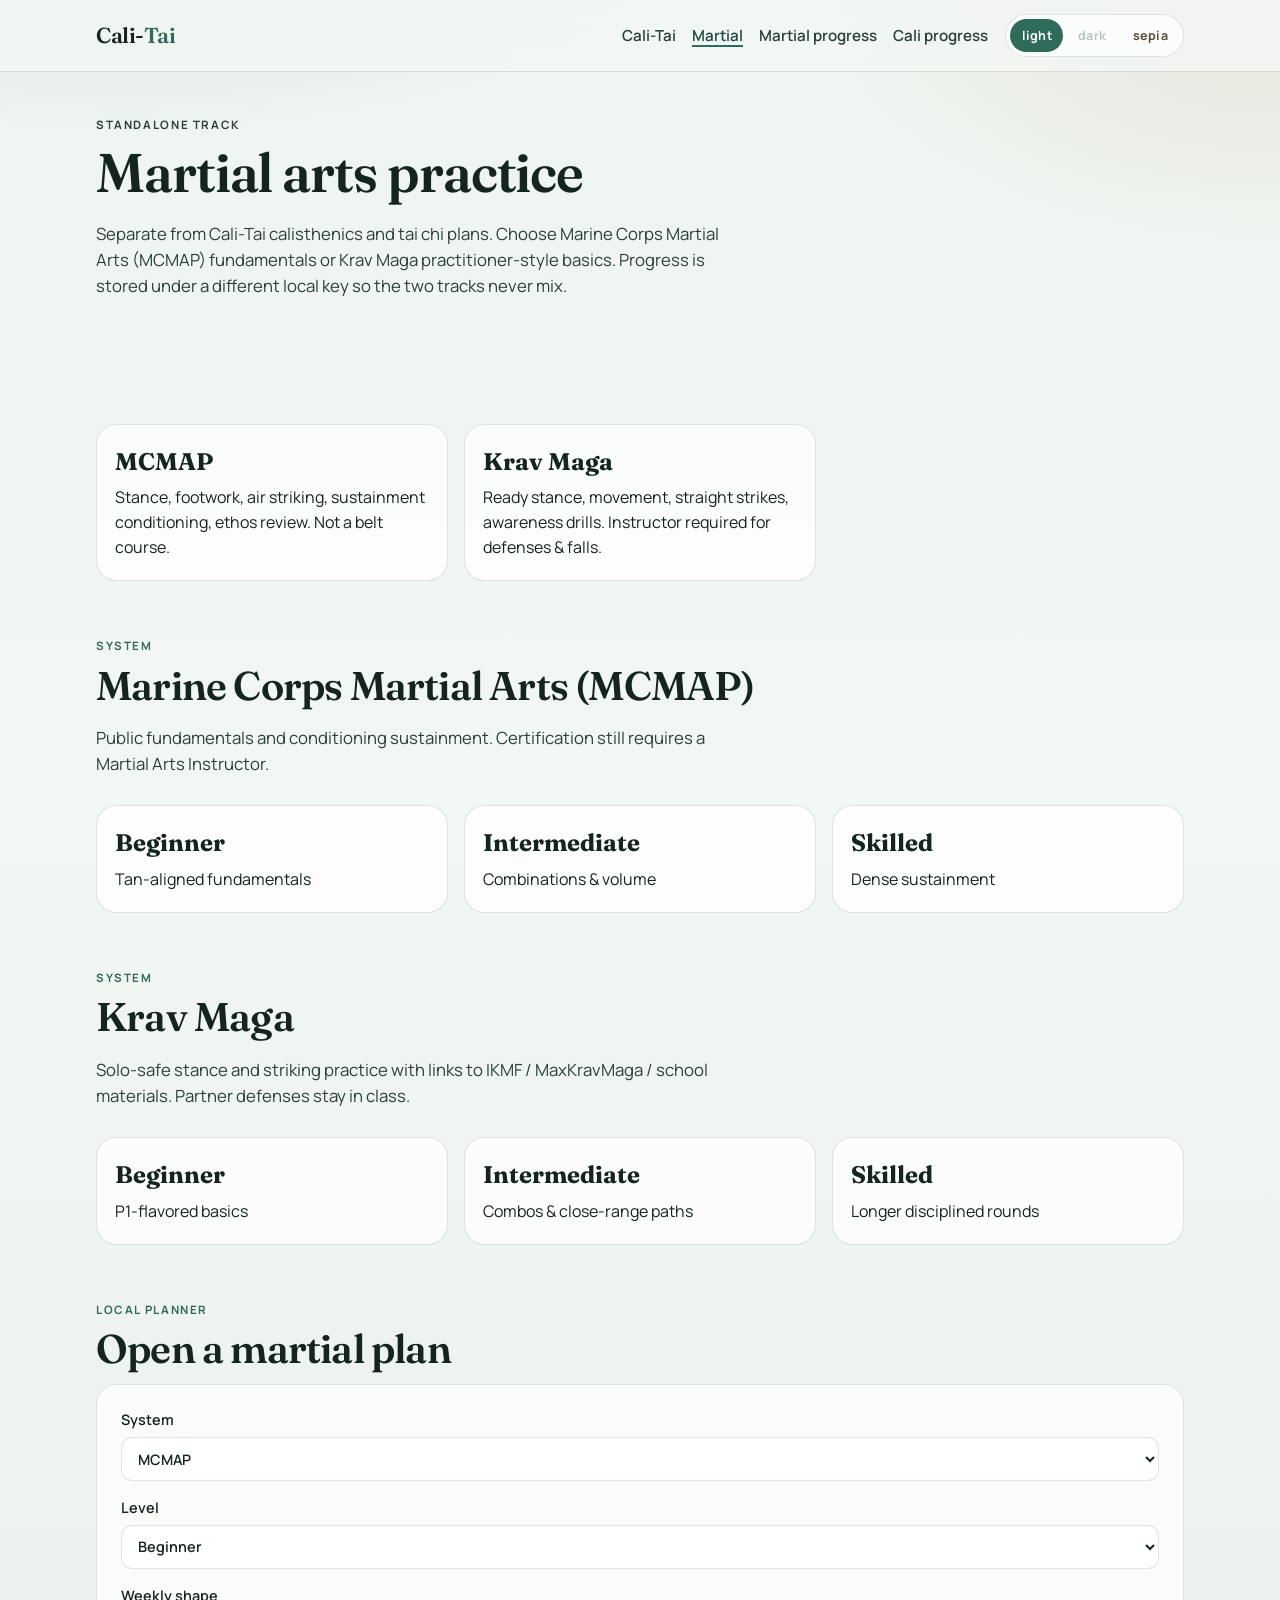
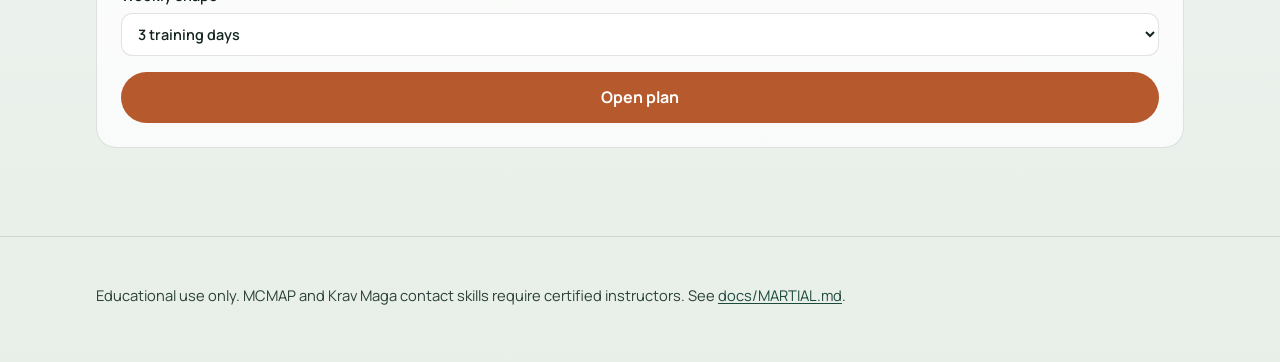
<file: martial.html>
<!DOCTYPE html>
<html lang="en">
  <head>
    <meta charset="utf-8" />
    <meta name="viewport" content="width=device-width, initial-scale=1" />
    <title>Martial Arts - MCMAP & Krav Maga</title>
    <script src="js/theme-boot.js"></script>
    <link rel="preconnect" href="https://fonts.googleapis.com" />
    <link rel="preconnect" href="https://fonts.gstatic.com" crossorigin />
    <link
      href="https://fonts.googleapis.com/css2?family=Fraunces:opsz,wght@9..144,500;9..144,650&family=Manrope:wght@400;600;700&display=swap"
      rel="stylesheet"
    />
    <link rel="stylesheet" href="css/styles.css" />
  </head>
  <body>
    <header class="site-header">
      <div class="site-header__inner">
        <a class="brand" href="index.html">Cali-<span>Tai</span></a>
        <div class="header-tools">
          <nav class="site-nav" aria-label="Primary">
            <a href="beginner.html">Cali-Tai</a>
            <a href="martial.html">Martial</a>
            <a href="martial-progress.html">Martial progress</a>
            <a href="progress.html">Cali progress</a>
          </nav>
          <div class="theme-toggle" data-theme-toggle></div>
        </div>
      </div>
    </header>

    <main>
      <section class="page-hero wrap">
        <p class="eyebrow">Standalone track</p>
        <h1>Martial arts practice</h1>
        <p class="lede">
          Separate from Cali-Tai calisthenics and tai chi plans. Choose Marine Corps Martial Arts (MCMAP)
          fundamentals or Krav Maga practitioner-style basics. Progress is stored under a different local key
          so the two tracks never mix.
        </p>
      </section>

      <section class="section wrap">
        <div class="level-links">
          <a class="level-link" href="#mcmap">
            <span class="level-link__body">
              <strong>MCMAP</strong>
              Stance, footwork, air striking, sustainment conditioning, ethos review. Not a belt course.
            </span>
          </a>
          <a class="level-link" href="#krav">
            <span class="level-link__body">
              <strong>Krav Maga</strong>
              Ready stance, movement, straight strikes, awareness drills. Instructor required for defenses & falls.
            </span>
          </a>
        </div>
      </section>

      <section class="section wrap" id="mcmap">
        <p class="eyebrow">System</p>
        <h2>Marine Corps Martial Arts (MCMAP)</h2>
        <p class="lede">
          Public fundamentals and conditioning sustainment. Certification still requires a Martial Arts Instructor.
        </p>
        <div class="level-links">
          <a class="level-link" href="mcmap-beginner.html"><span class="level-link__body"><strong>Beginner</strong> Tan-aligned fundamentals</span></a>
          <a class="level-link" href="mcmap-intermediate.html"><span class="level-link__body"><strong>Intermediate</strong> Combinations & volume</span></a>
          <a class="level-link" href="mcmap-skilled.html"><span class="level-link__body"><strong>Skilled</strong> Dense sustainment</span></a>
        </div>
      </section>

      <section class="section wrap" id="krav">
        <p class="eyebrow">System</p>
        <h2>Krav Maga</h2>
        <p class="lede">
          Solo-safe stance and striking practice with links to IKMF / MaxKravMaga / school materials. Partner defenses stay in class.
        </p>
        <div class="level-links">
          <a class="level-link" href="krav-beginner.html"><span class="level-link__body"><strong>Beginner</strong> P1-flavored basics</span></a>
          <a class="level-link" href="krav-intermediate.html"><span class="level-link__body"><strong>Intermediate</strong> Combos & close-range paths</span></a>
          <a class="level-link" href="krav-skilled.html"><span class="level-link__body"><strong>Skilled</strong> Longer disciplined rounds</span></a>
        </div>
      </section>

      <section class="section wrap" id="plan">
        <p class="eyebrow">Local planner</p>
        <h2>Open a martial plan</h2>
        <form class="home-plan" data-home-plan>
          <label>
            System
            <select name="system" required>
              <option value="mcmap">MCMAP</option>
              <option value="krav">Krav Maga</option>
            </select>
          </label>
          <label>
            Level
            <select name="level" required>
              <option value="beginner">Beginner</option>
              <option value="intermediate">Intermediate</option>
              <option value="skilled">Skilled</option>
            </select>
          </label>
          <label>
            Weekly shape
            <select name="days" required>
              <option value="3">3 training days</option>
              <option value="5">5 training days</option>
            </select>
          </label>
          <button class="btn btn-primary" type="submit">Open plan</button>
        </form>
      </section>
    </main>

    <footer class="site-footer">
      <div class="site-footer__inner">
        <p>
          Educational use only. MCMAP and Krav Maga contact skills require certified instructors.
          See <a href="docs/MARTIAL.md">docs/MARTIAL.md</a>.
        </p>
      </div>
    </footer>

    <script src="js/martial-data.js"></script>
    <script src="js/app.js"></script>
  </body>
</html>
</file>
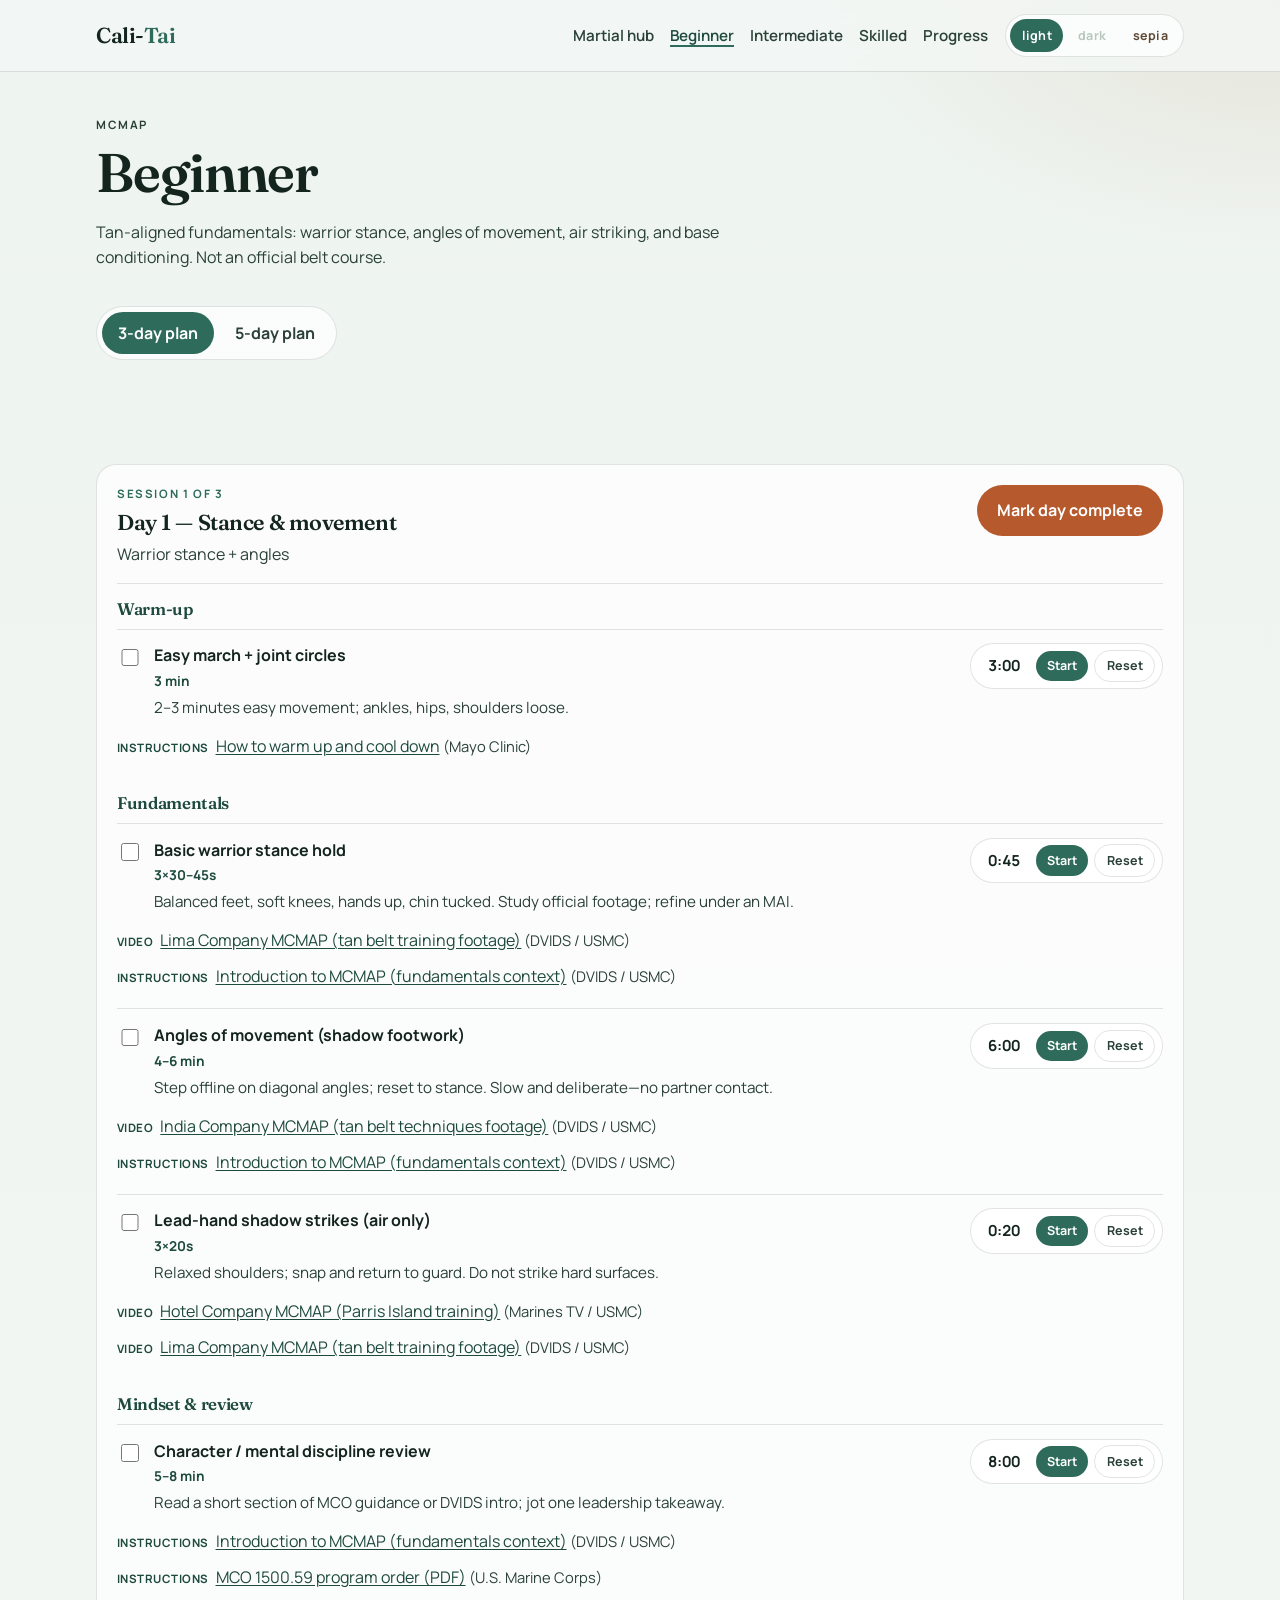
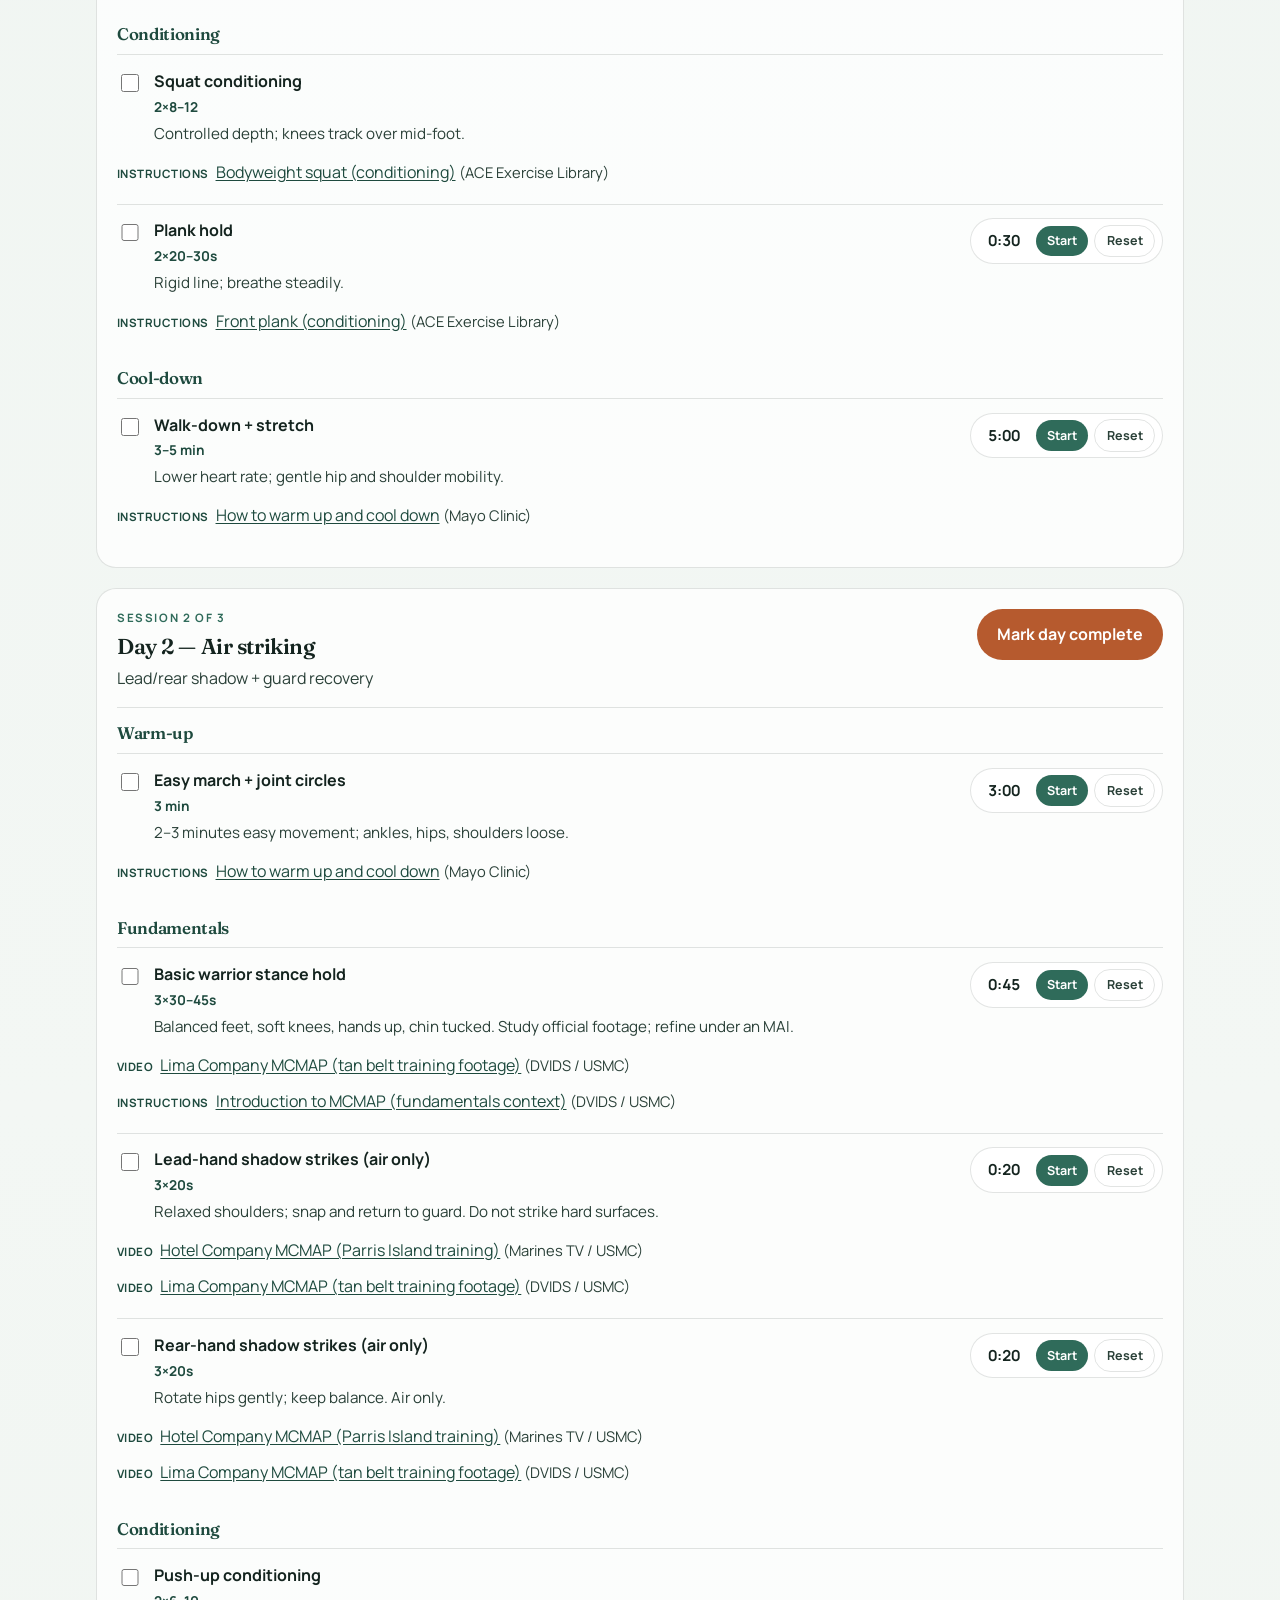
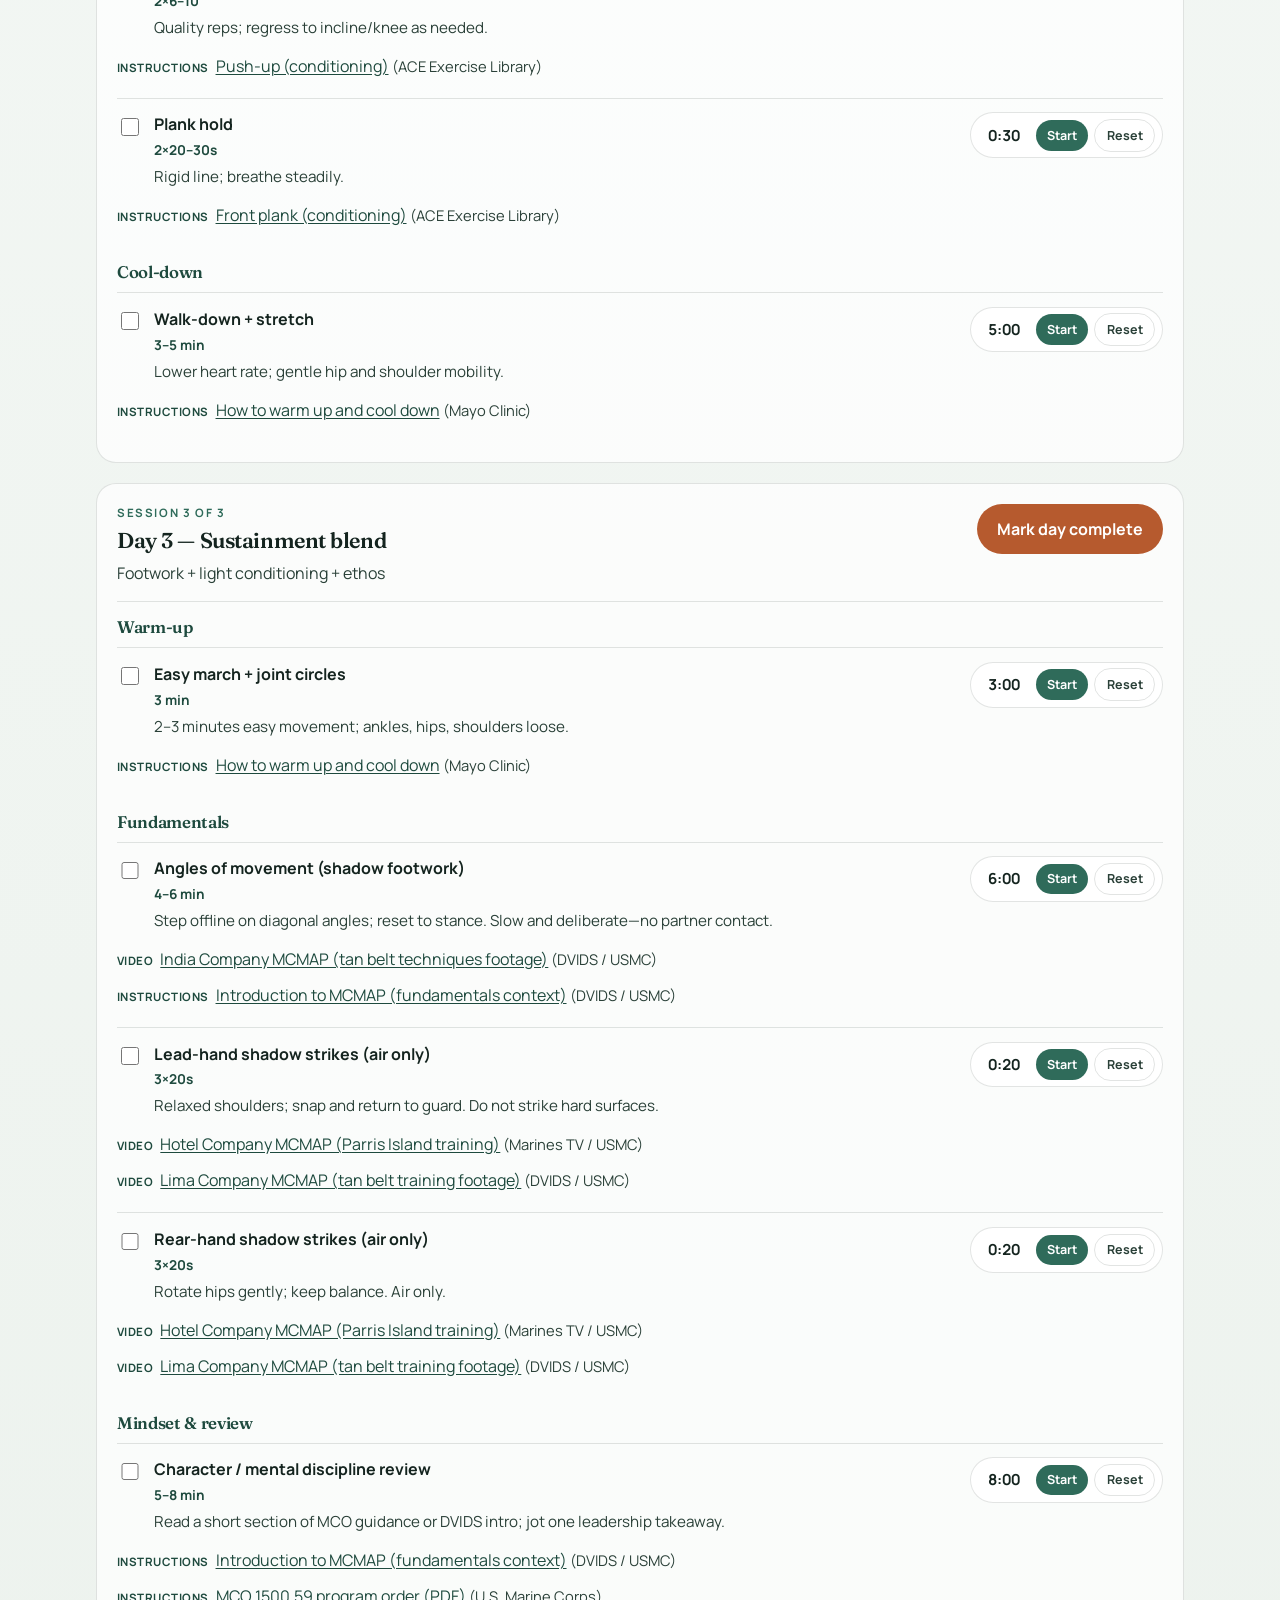
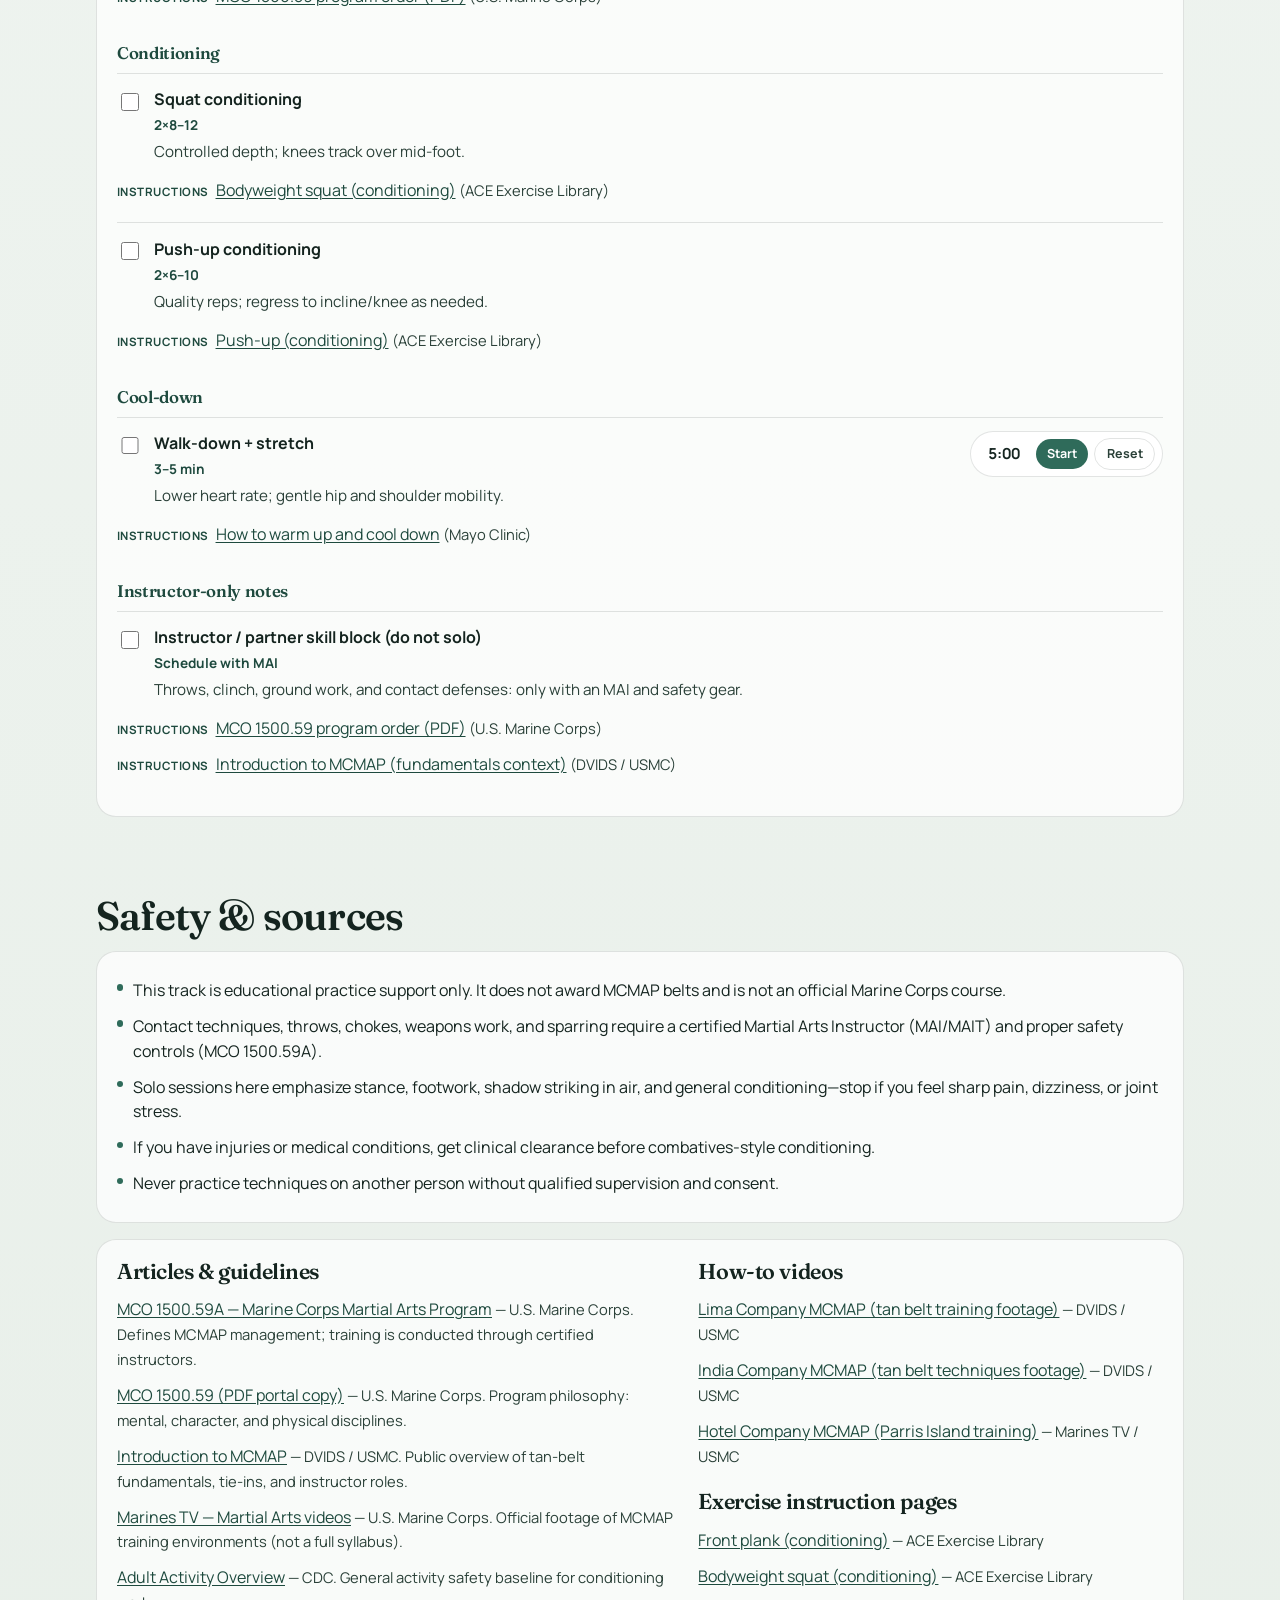
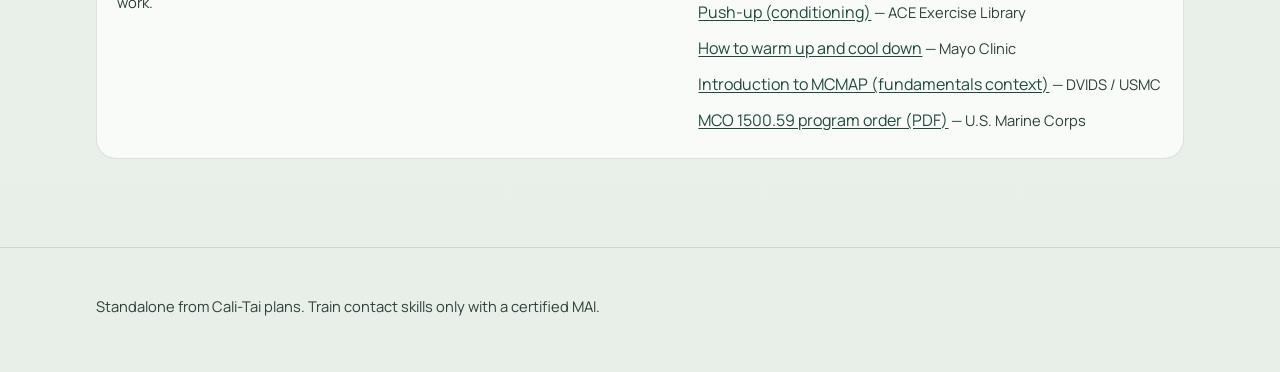
<file: mcmap-beginner.html>
<!DOCTYPE html>
<html lang="en">
  <head>
    <meta charset="utf-8" />
    <meta name="viewport" content="width=device-width, initial-scale=1" />
    <title>Beginner - MCMAP</title>
    <script src="js/theme-boot.js"></script>
    <link rel="preconnect" href="https://fonts.googleapis.com" />
    <link rel="preconnect" href="https://fonts.gstatic.com" crossorigin />
    <link href="https://fonts.googleapis.com/css2?family=Fraunces:opsz,wght@9..144,500;9..144,650&family=Manrope:wght@400;600;700&display=swap" rel="stylesheet" />
    <link rel="stylesheet" href="css/styles.css" />
  </head>
  <body data-system="mcmap">
    <header class="site-header">
      <div class="site-header__inner">
        <a class="brand" href="index.html">Cali-<span>Tai</span></a>
        <div class="header-tools">
          <nav class="site-nav" aria-label="Primary">
            <a href="martial.html">Martial hub</a>
            <a href="mcmap-beginner.html">Beginner</a>
            <a href="mcmap-intermediate.html">Intermediate</a>
            <a href="mcmap-skilled.html">Skilled</a>
            <a href="martial-progress.html">Progress</a>
          </nav>
          <div class="theme-toggle" data-theme-toggle></div>
        </div>
      </div>
    </header>
    <main data-system="mcmap" data-level-page="beginner">
      <section class="page-hero wrap">
        <p class="eyebrow">MCMAP</p>
        <h1>Beginner</h1>
        <p>Tan-aligned fundamentals: warrior stance, angles of movement, air striking, and base conditioning. Not an official belt course.</p>
        <div class="plan-toggle" data-plan-toggle role="group" aria-label="Plan length">
          <button type="button" data-days="3" aria-pressed="true">3-day plan</button>
          <button type="button" data-days="5" aria-pressed="false">5-day plan</button>
        </div>
      </section>
      <section class="wrap section"><div data-plan></div></section>
      <section class="wrap section">
        <h2>Safety & sources</h2>
        <div class="panel" data-safety></div>
        <div class="panel" style="margin-top: 1rem" data-sources></div>
      </section>
    </main>
    <footer class="site-footer">
      <div class="site-footer__inner">
        <p>Standalone from Cali-Tai plans. Train contact skills only with a certified MAI.</p>
      </div>
    </footer>
    <script src="js/martial-data.js"></script>
    <script src="js/app.js"></script>
  </body>
</html>
</file>
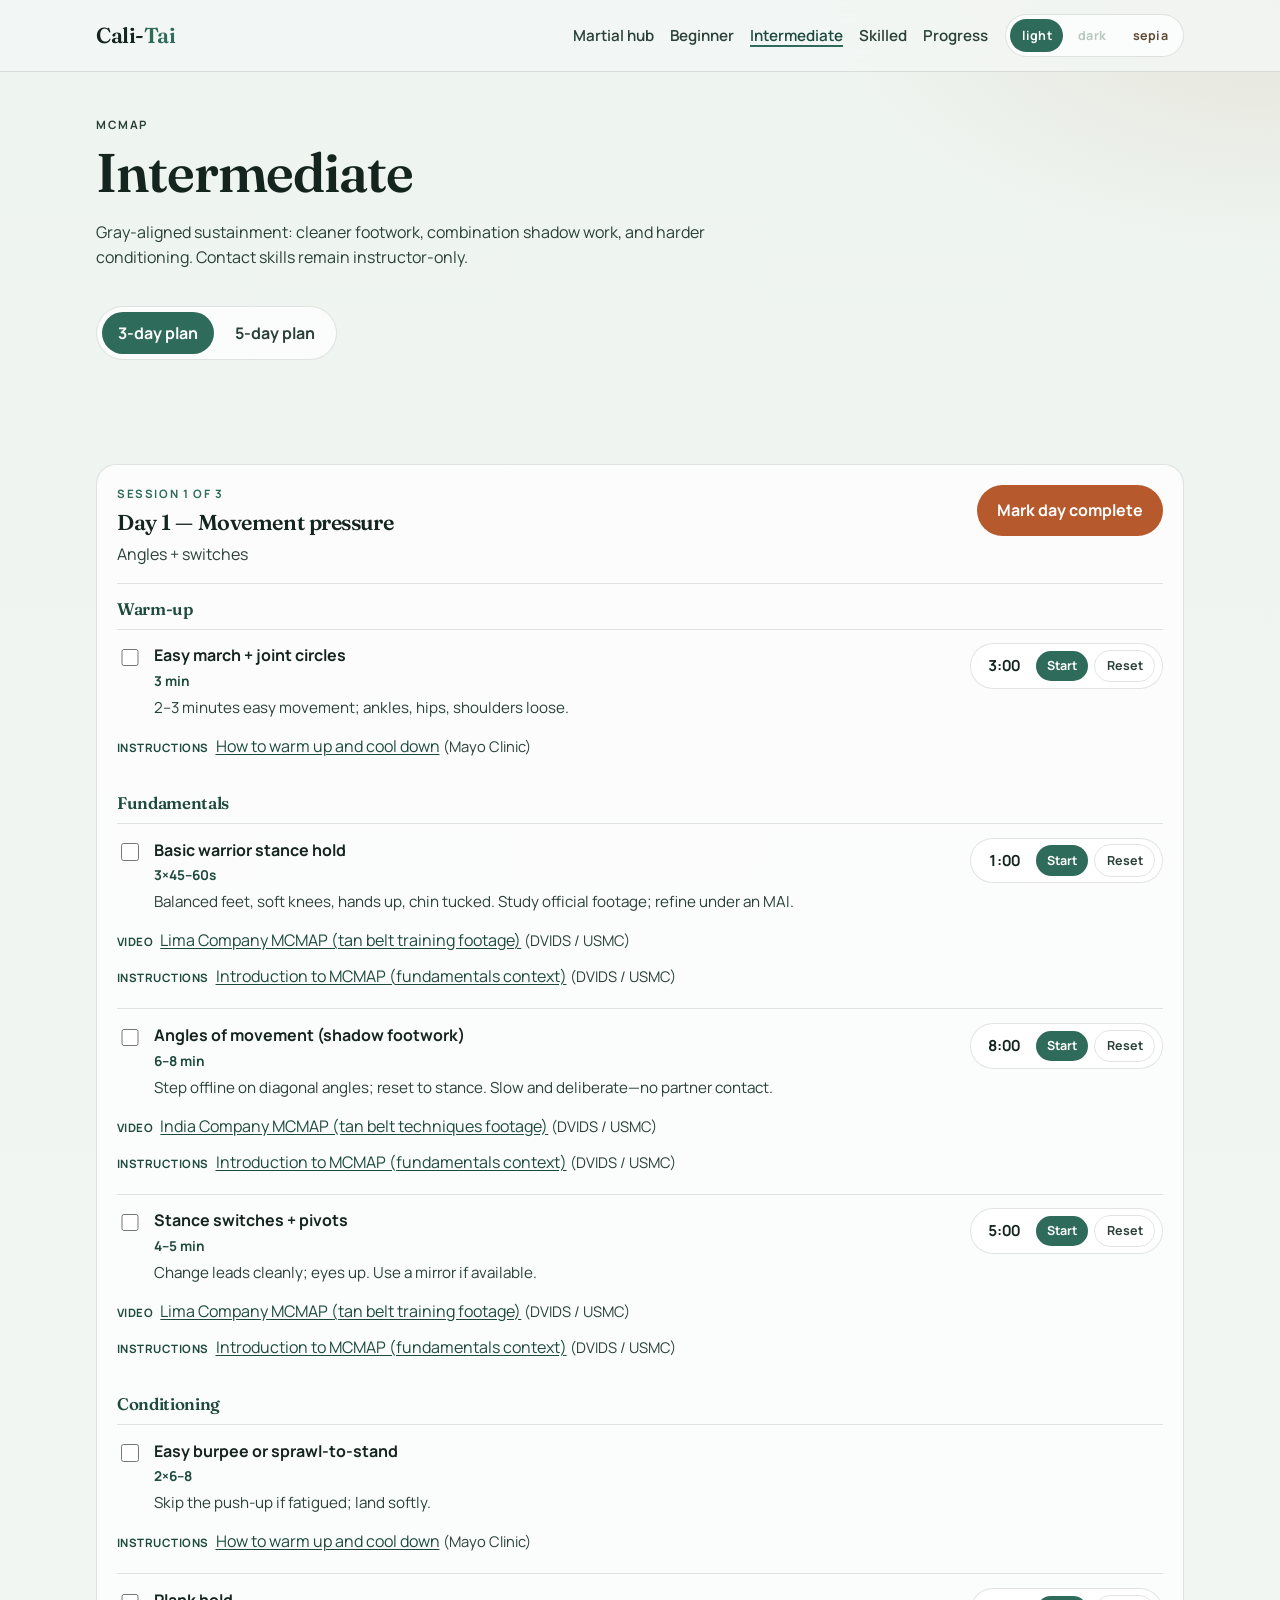
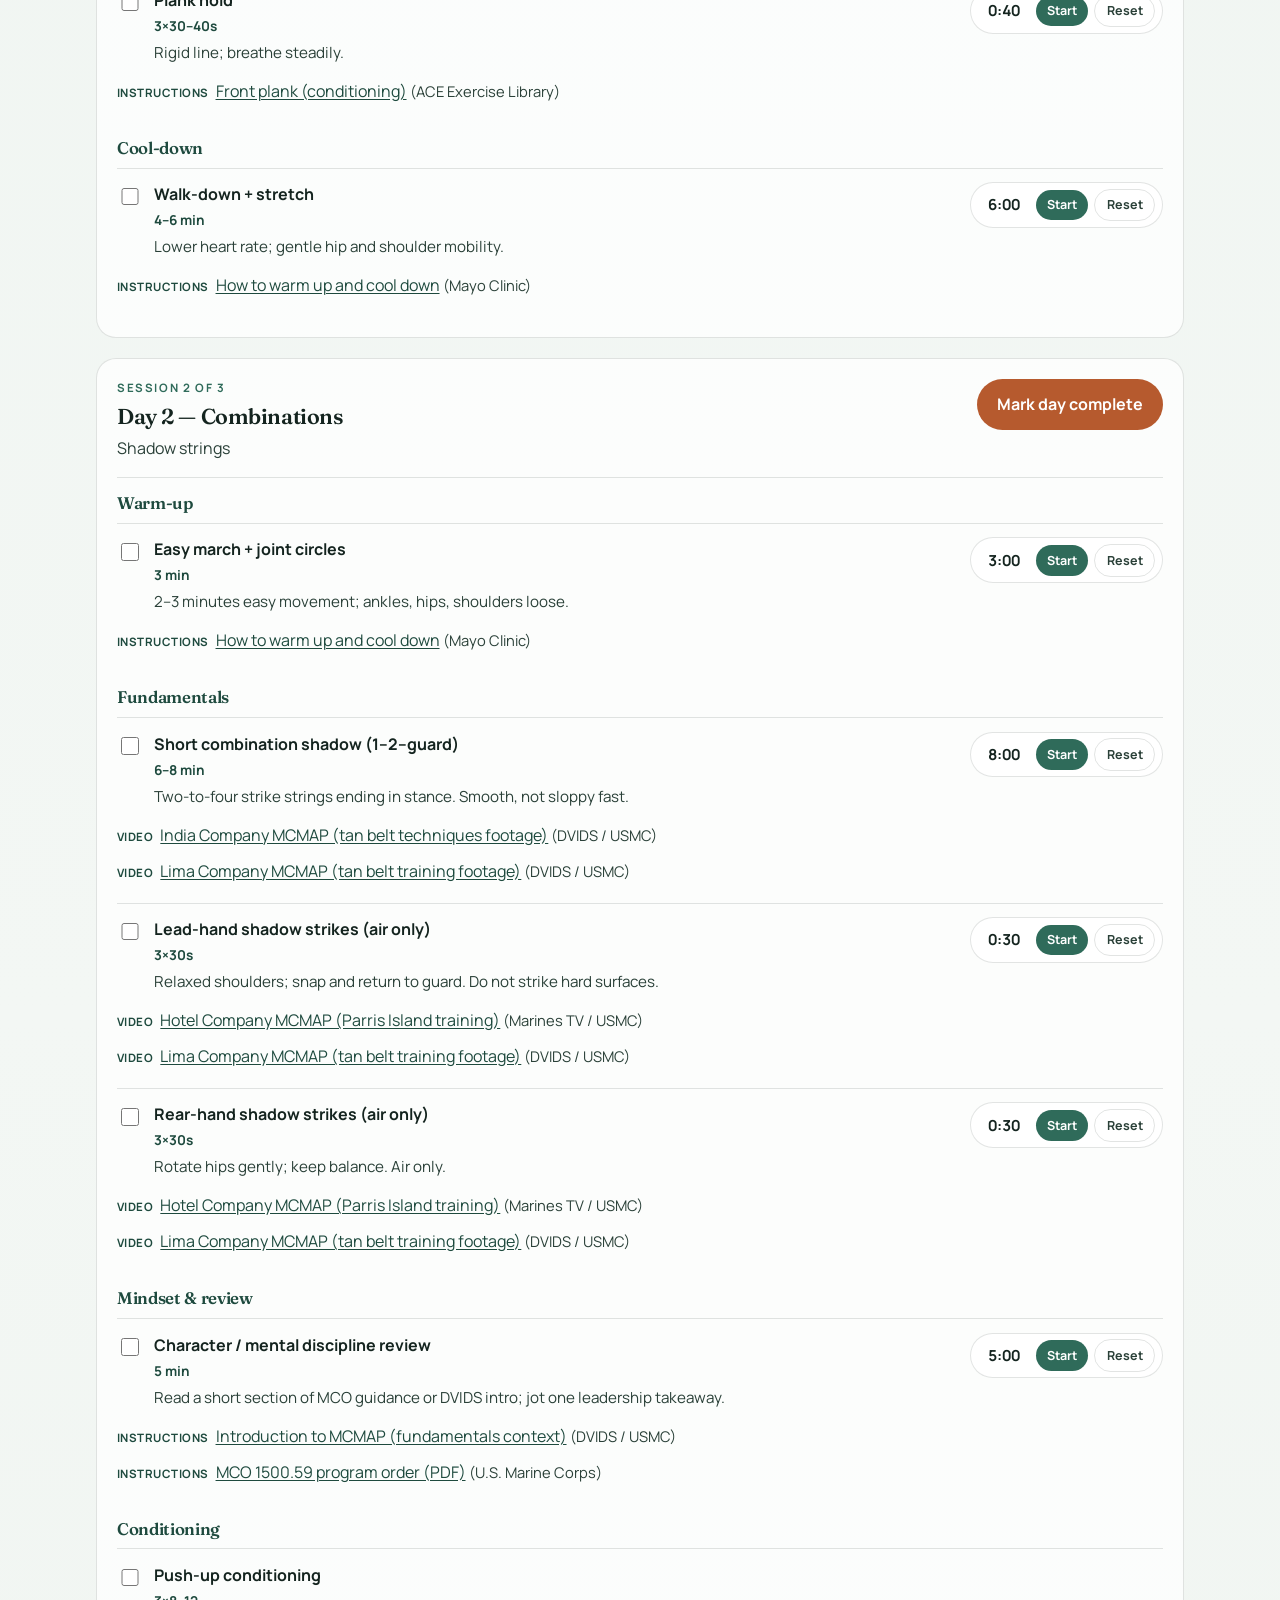
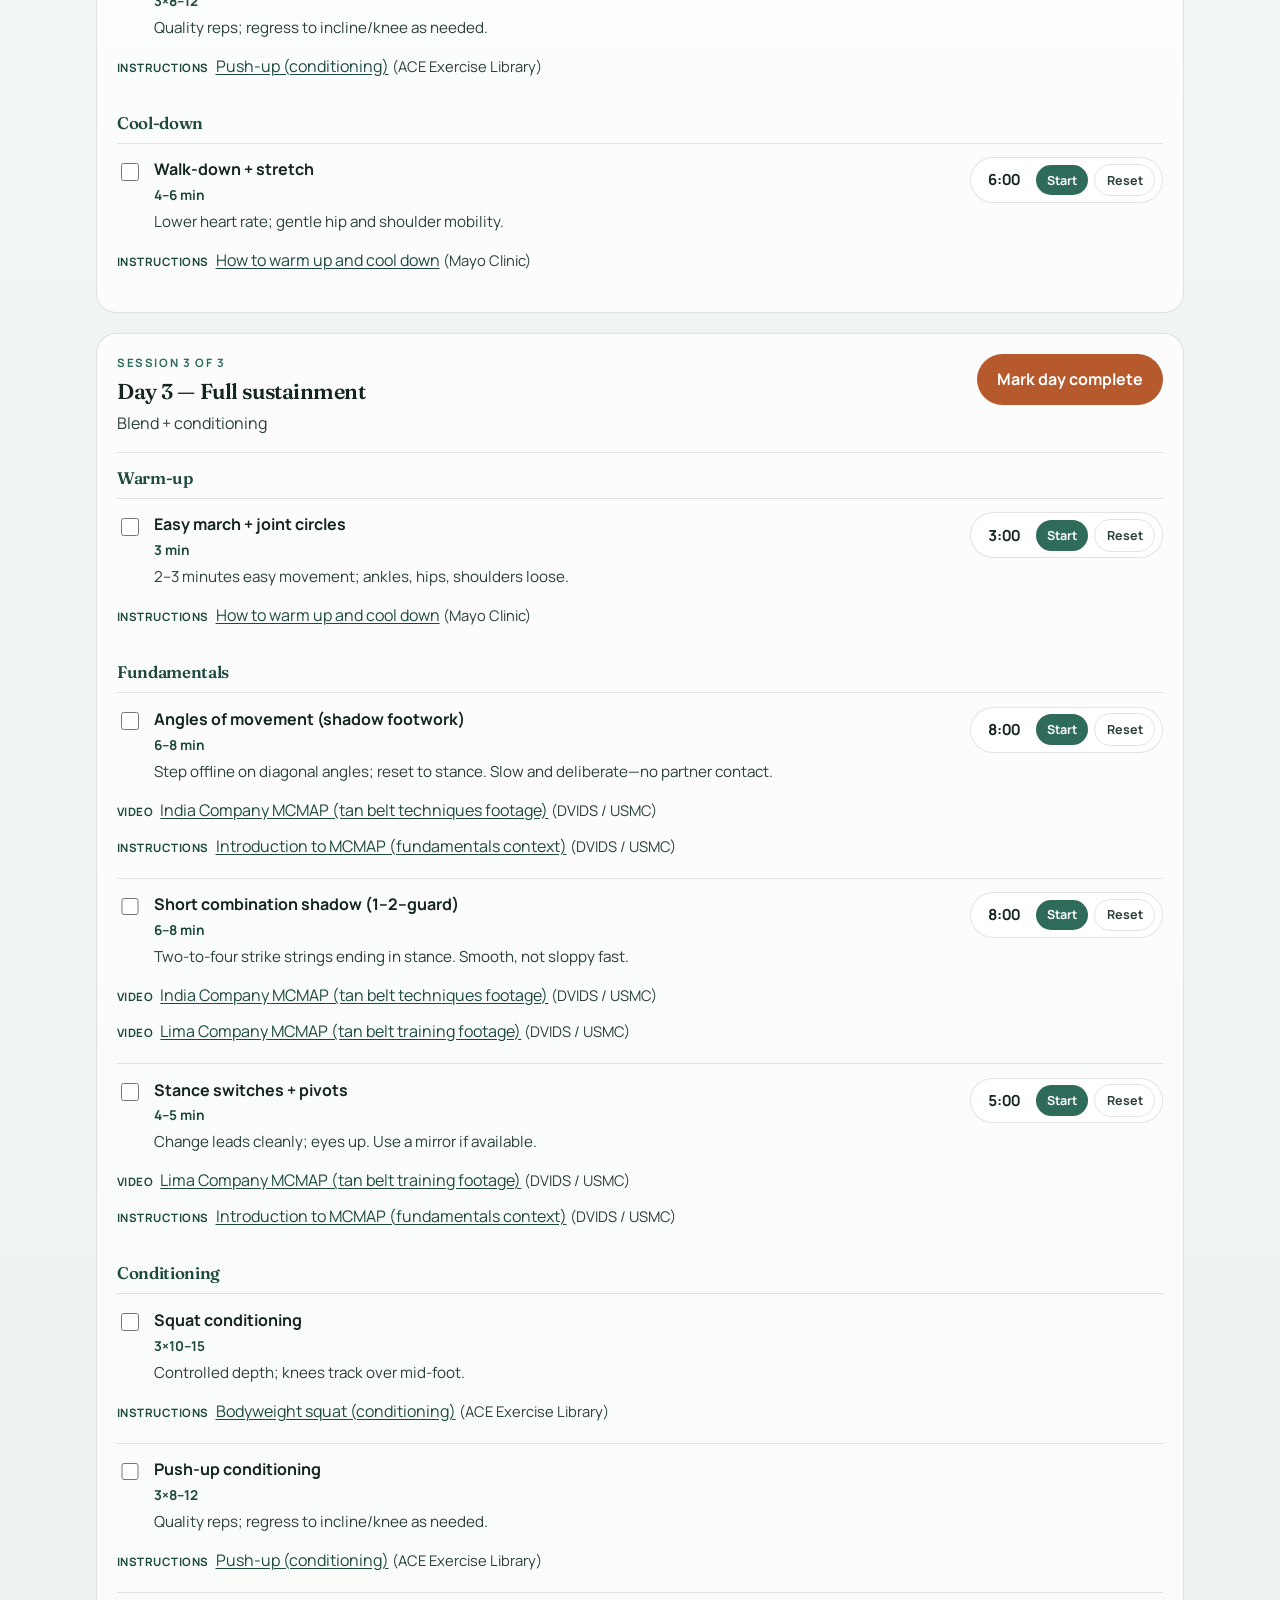
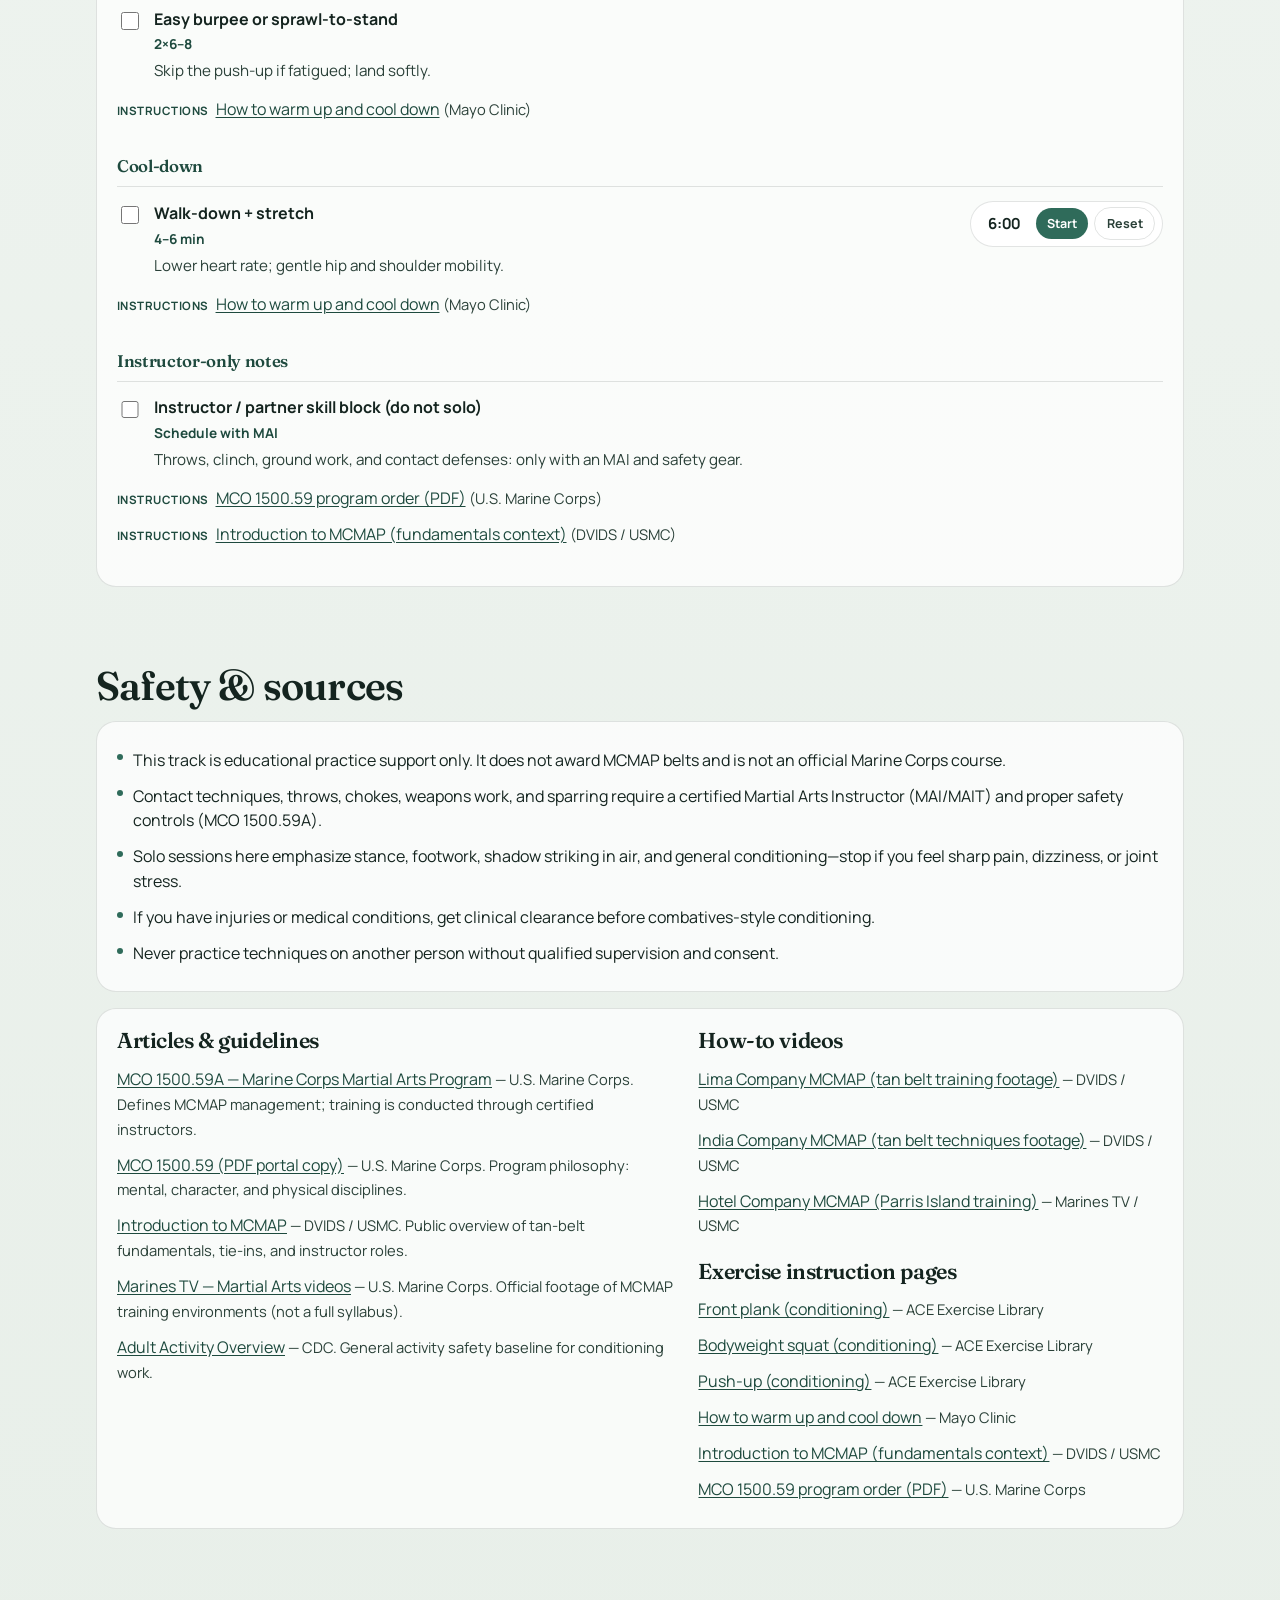
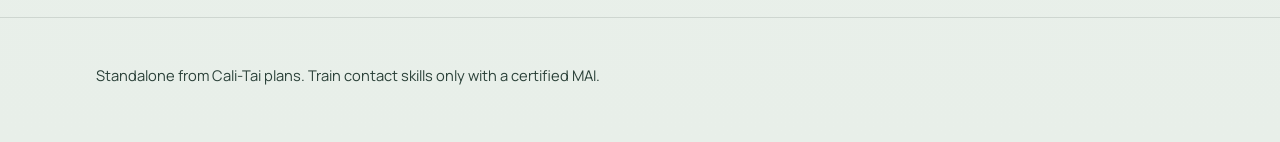
<file: mcmap-intermediate.html>
<!DOCTYPE html>
<html lang="en">
  <head>
    <meta charset="utf-8" />
    <meta name="viewport" content="width=device-width, initial-scale=1" />
    <title>Intermediate - MCMAP</title>
    <script src="js/theme-boot.js"></script>
    <link rel="preconnect" href="https://fonts.googleapis.com" />
    <link rel="preconnect" href="https://fonts.gstatic.com" crossorigin />
    <link href="https://fonts.googleapis.com/css2?family=Fraunces:opsz,wght@9..144,500;9..144,650&family=Manrope:wght@400;600;700&display=swap" rel="stylesheet" />
    <link rel="stylesheet" href="css/styles.css" />
  </head>
  <body data-system="mcmap">
    <header class="site-header">
      <div class="site-header__inner">
        <a class="brand" href="index.html">Cali-<span>Tai</span></a>
        <div class="header-tools">
          <nav class="site-nav" aria-label="Primary">
            <a href="martial.html">Martial hub</a>
            <a href="mcmap-beginner.html">Beginner</a>
            <a href="mcmap-intermediate.html">Intermediate</a>
            <a href="mcmap-skilled.html">Skilled</a>
            <a href="martial-progress.html">Progress</a>
          </nav>
          <div class="theme-toggle" data-theme-toggle></div>
        </div>
      </div>
    </header>
    <main data-system="mcmap" data-level-page="intermediate">
      <section class="page-hero wrap">
        <p class="eyebrow">MCMAP</p>
        <h1>Intermediate</h1>
        <p>Gray-aligned sustainment: cleaner footwork, combination shadow work, and harder conditioning. Contact skills remain instructor-only.</p>
        <div class="plan-toggle" data-plan-toggle role="group" aria-label="Plan length">
          <button type="button" data-days="3" aria-pressed="true">3-day plan</button>
          <button type="button" data-days="5" aria-pressed="false">5-day plan</button>
        </div>
      </section>
      <section class="wrap section"><div data-plan></div></section>
      <section class="wrap section">
        <h2>Safety & sources</h2>
        <div class="panel" data-safety></div>
        <div class="panel" style="margin-top: 1rem" data-sources></div>
      </section>
    </main>
    <footer class="site-footer">
      <div class="site-footer__inner">
        <p>Standalone from Cali-Tai plans. Train contact skills only with a certified MAI.</p>
      </div>
    </footer>
    <script src="js/martial-data.js"></script>
    <script src="js/app.js"></script>
  </body>
</html>
</file>
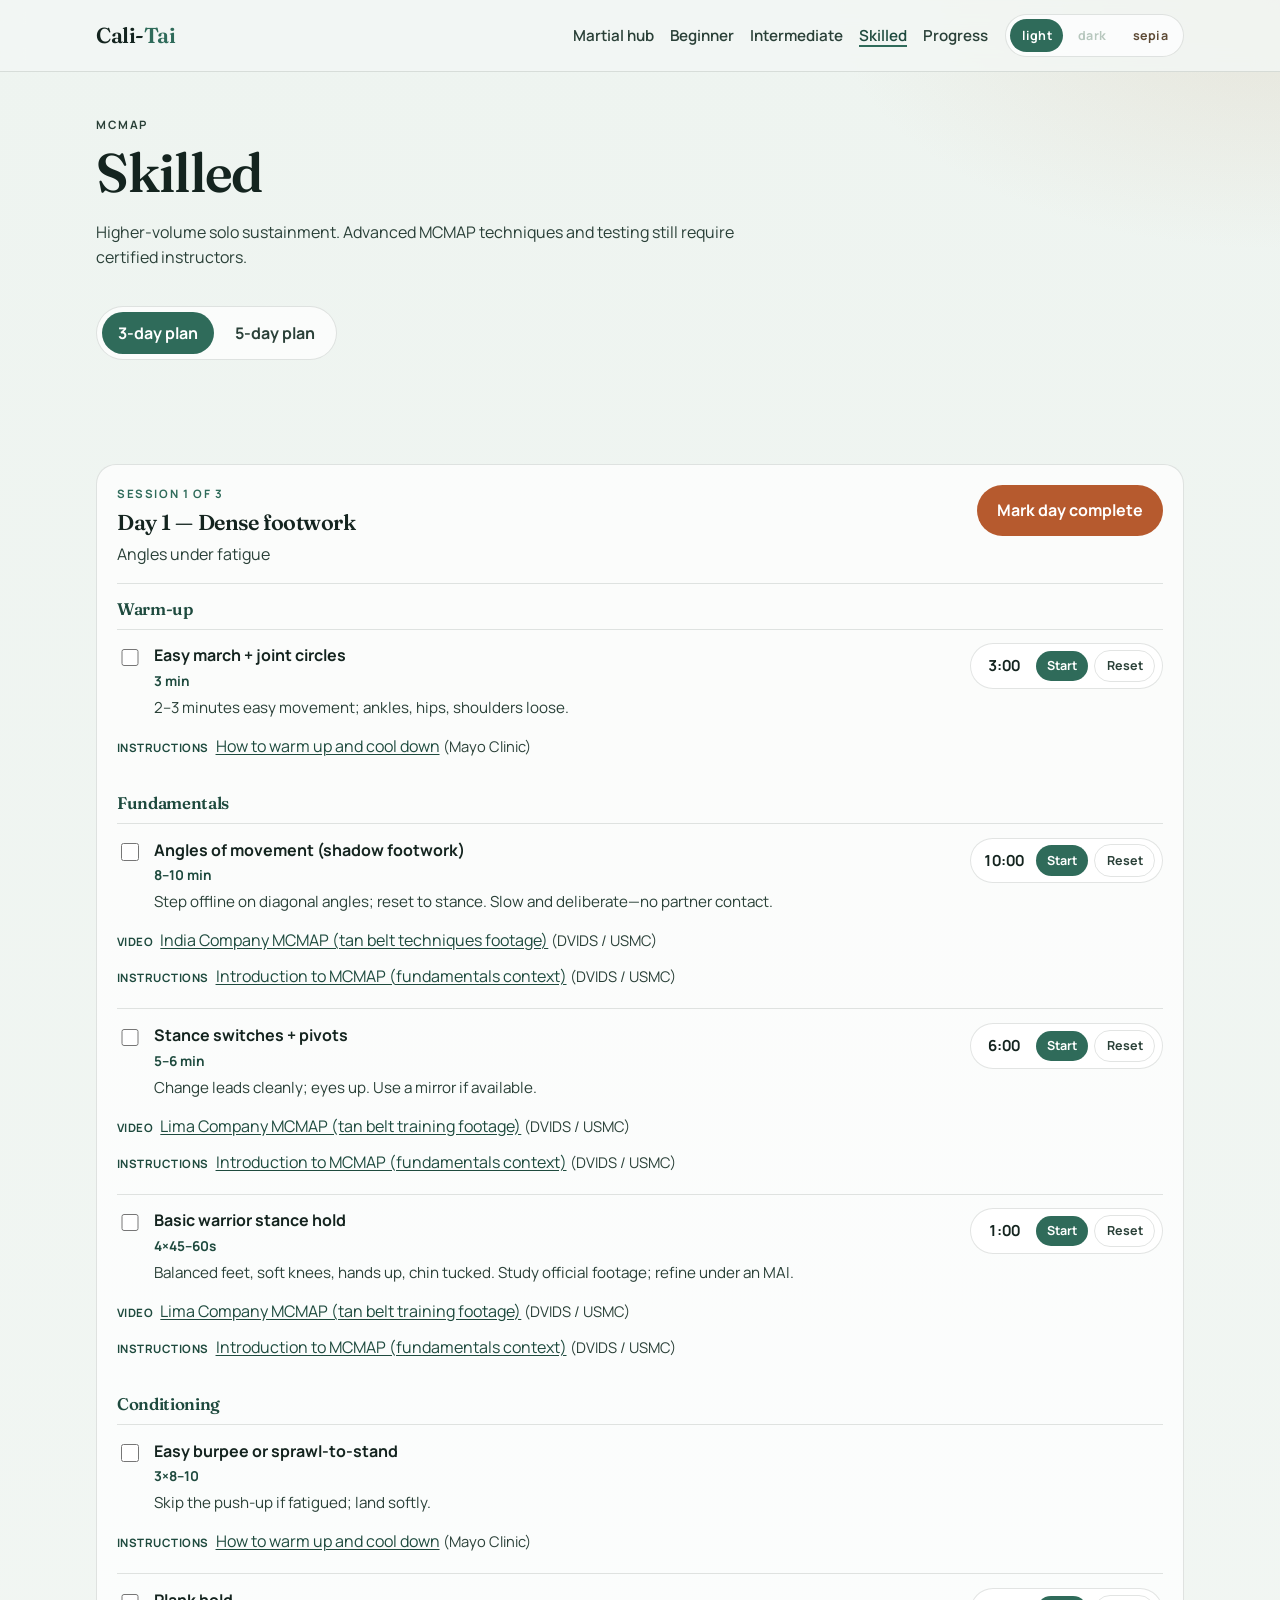
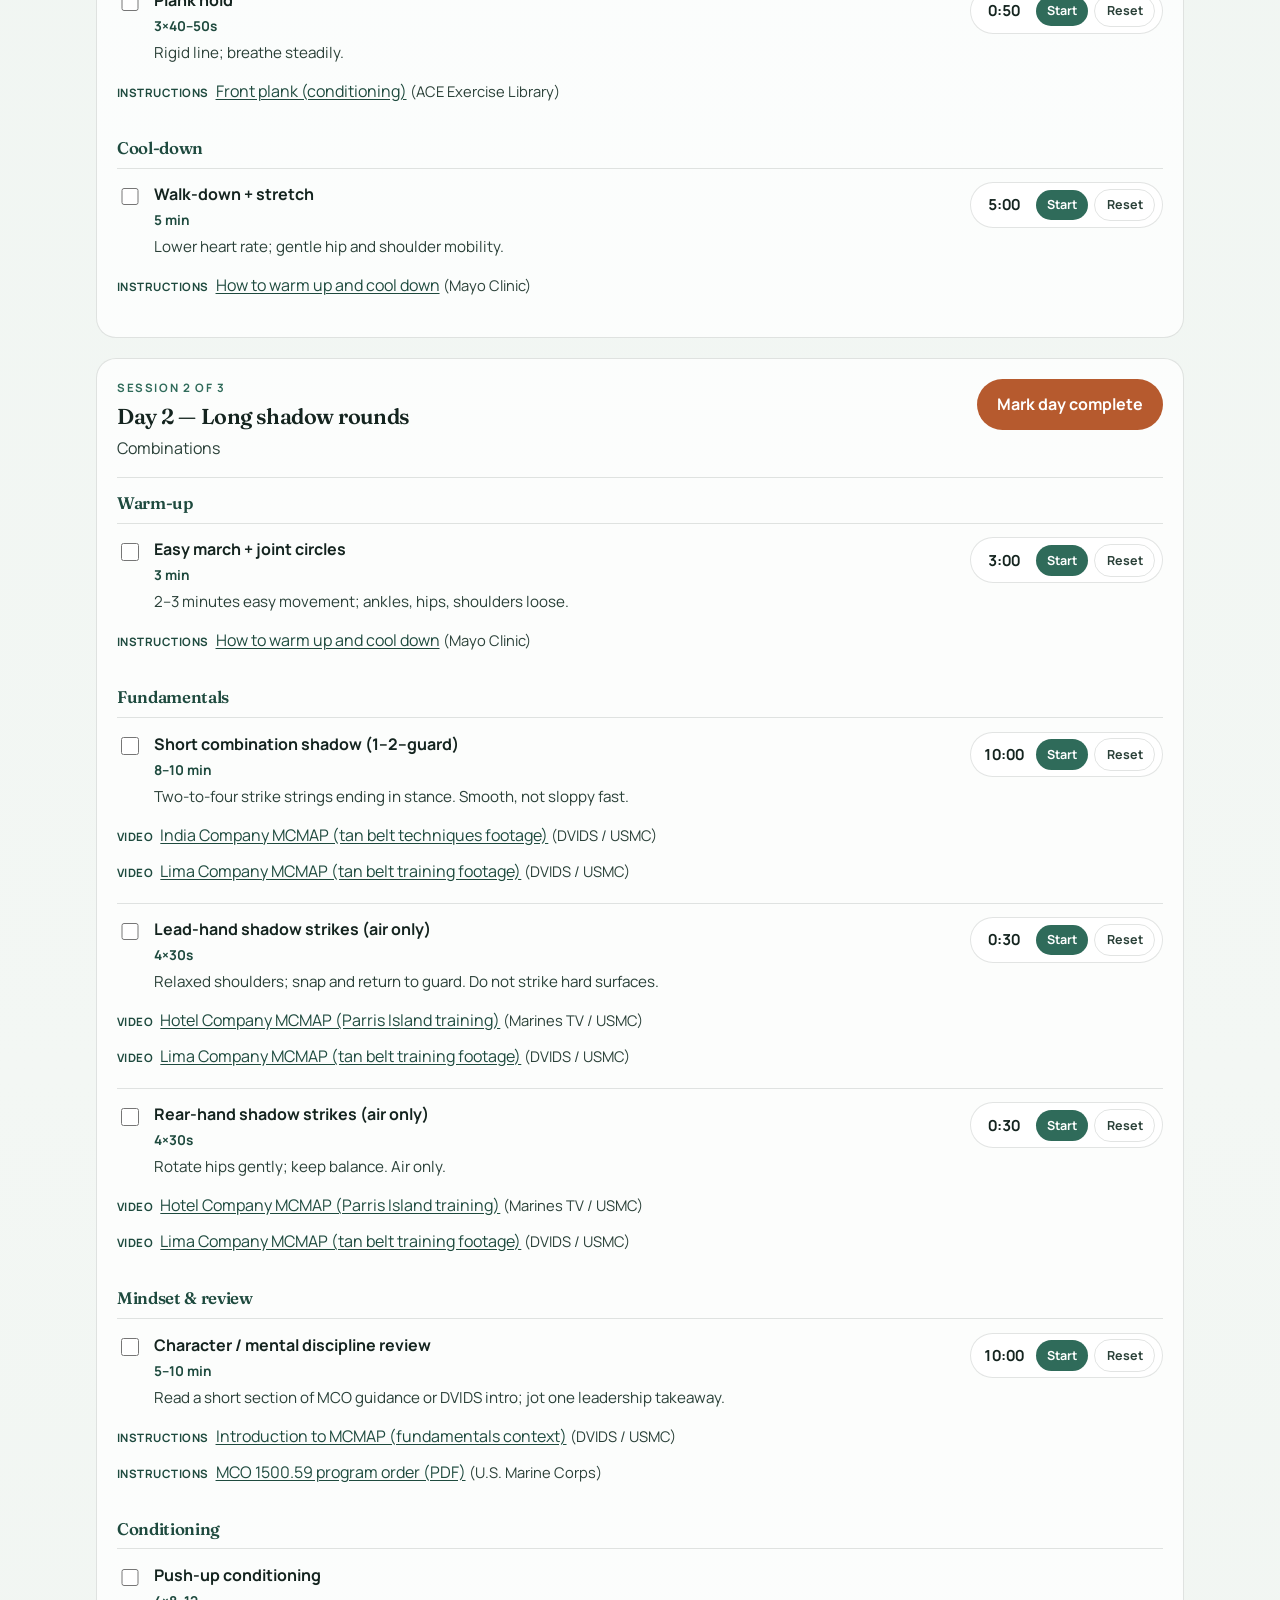
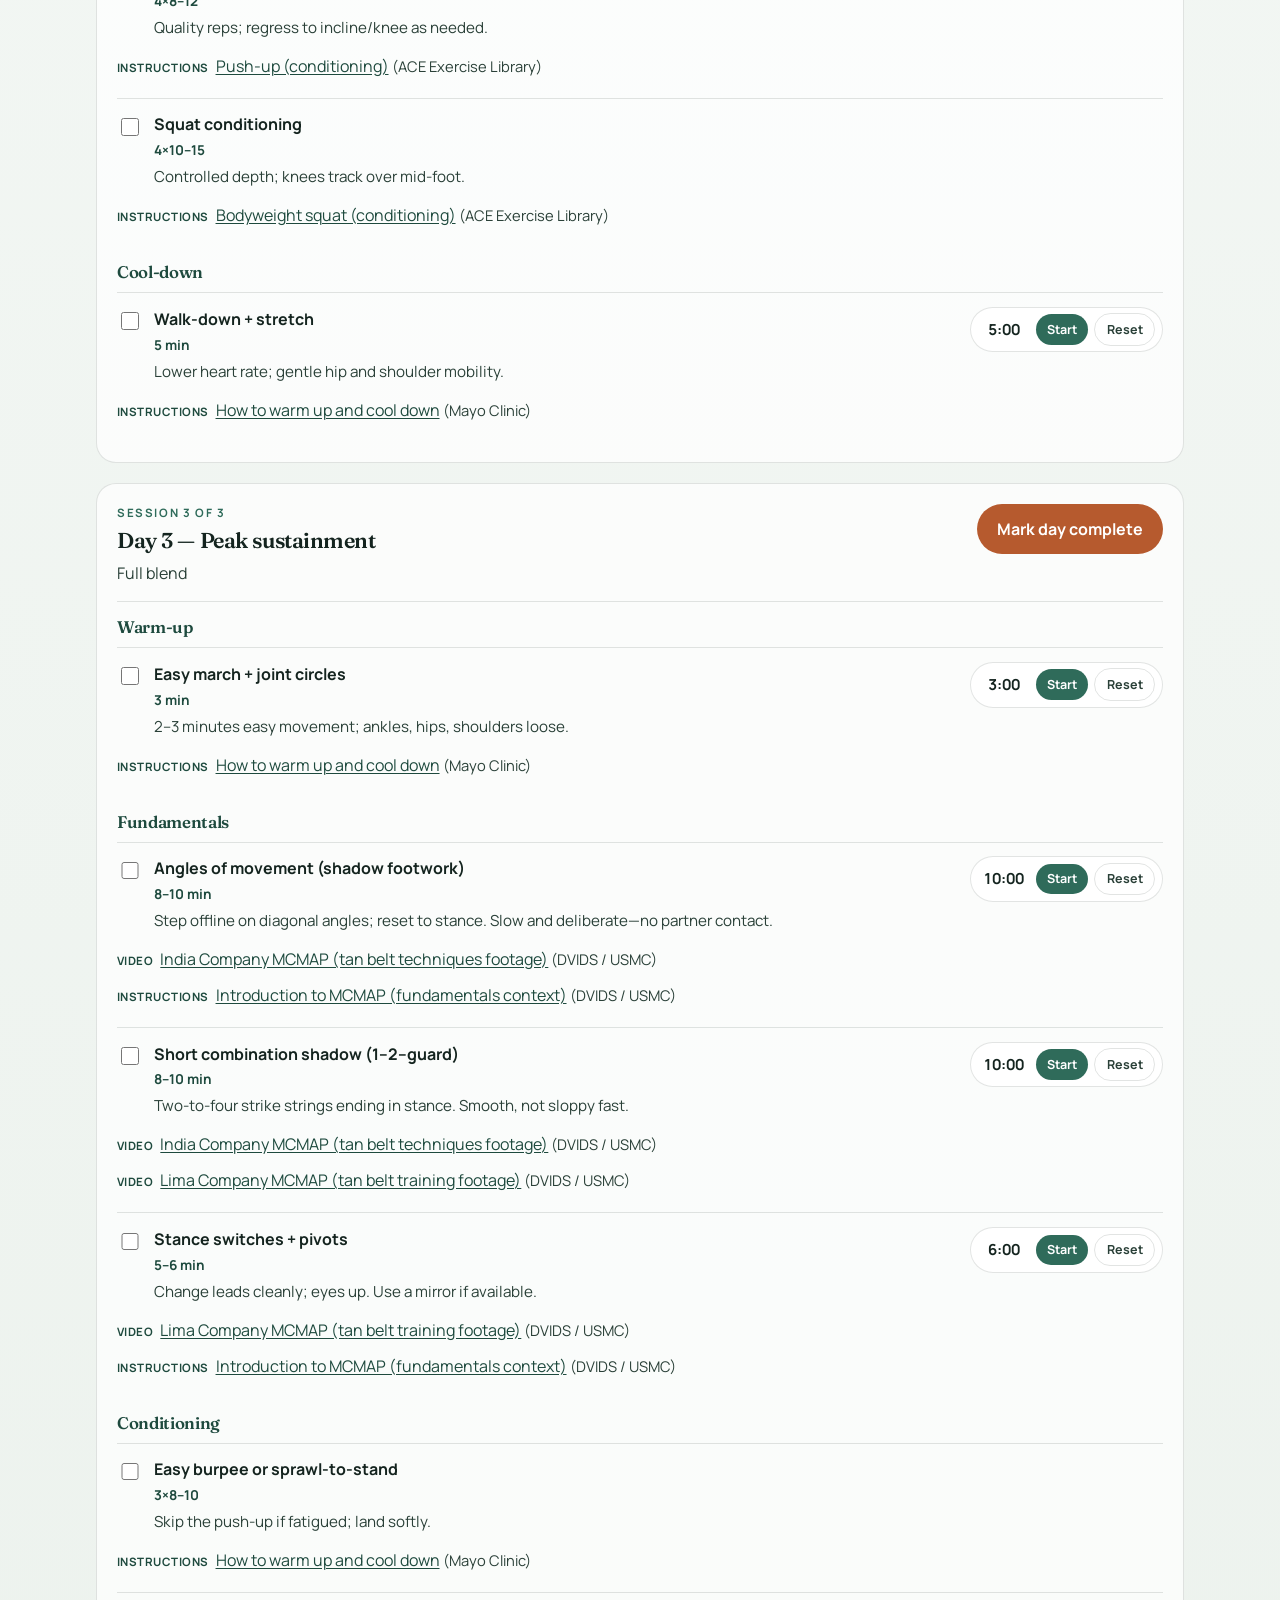
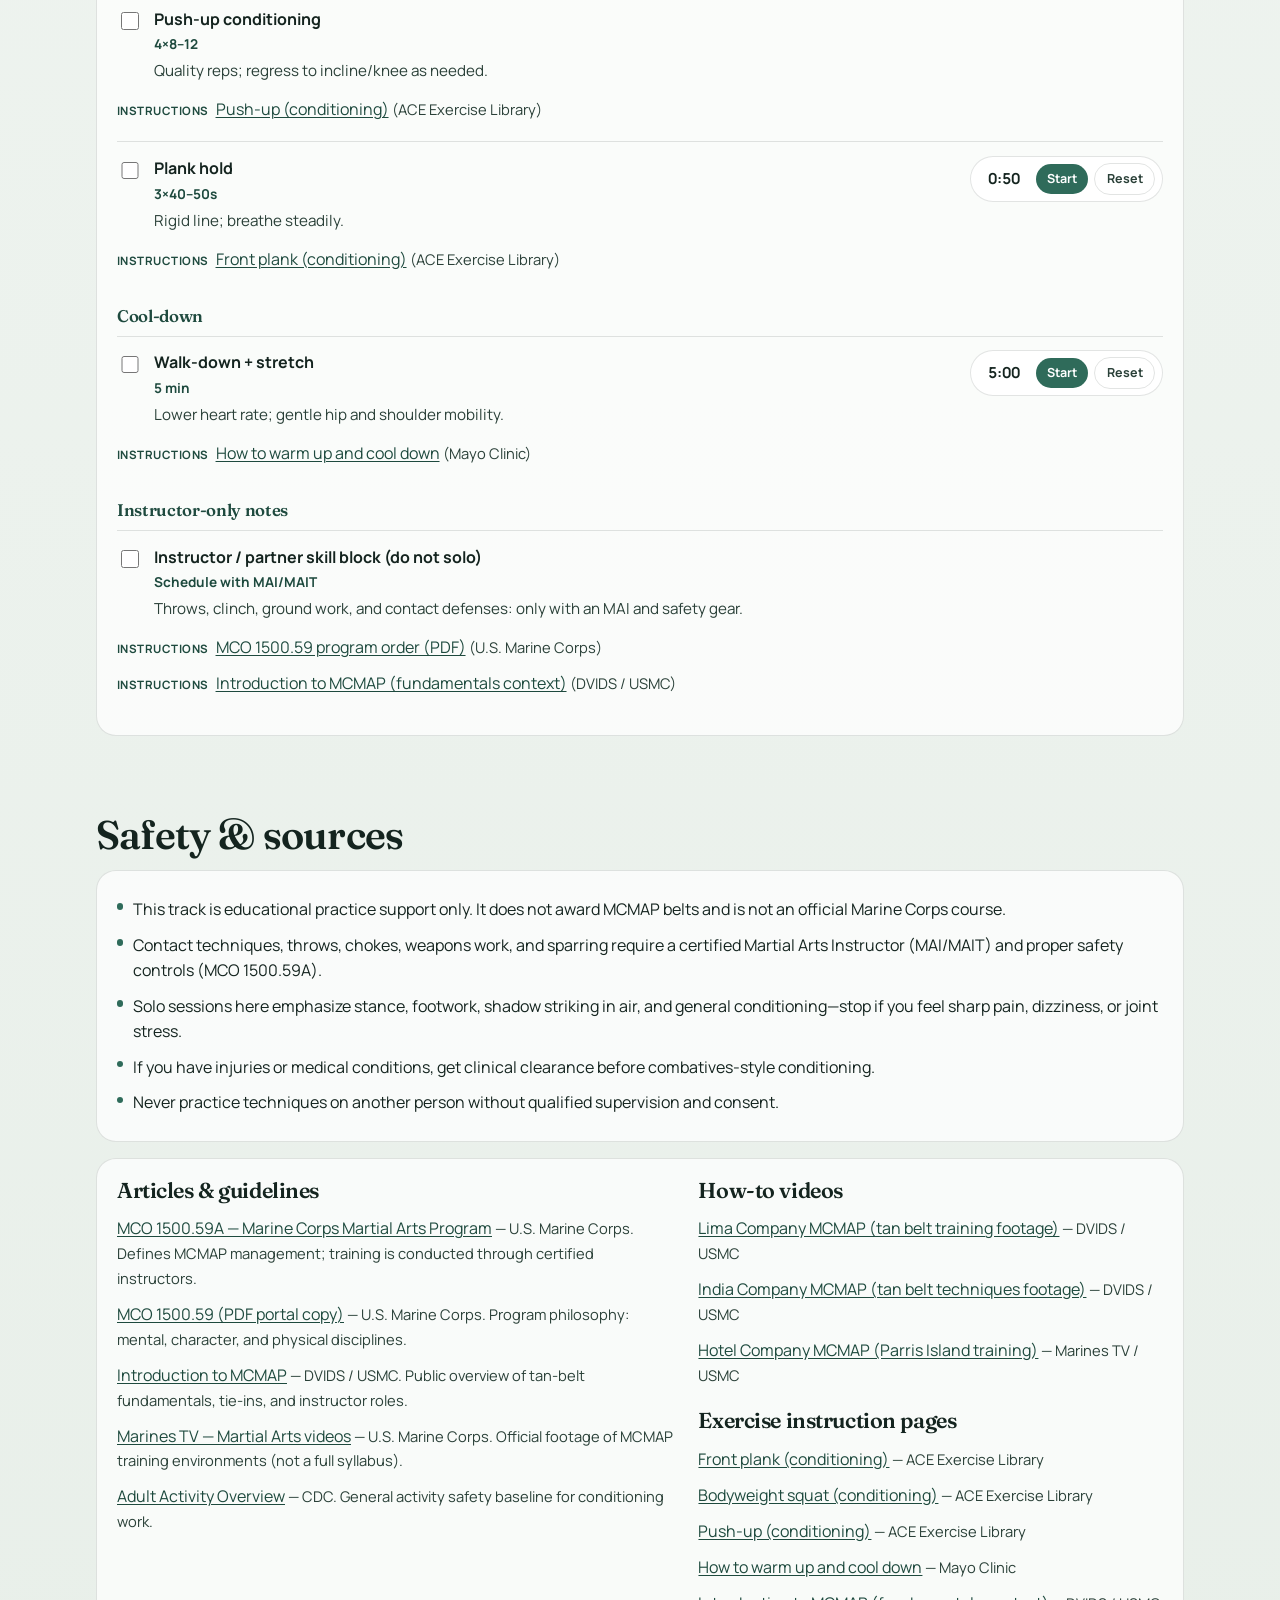
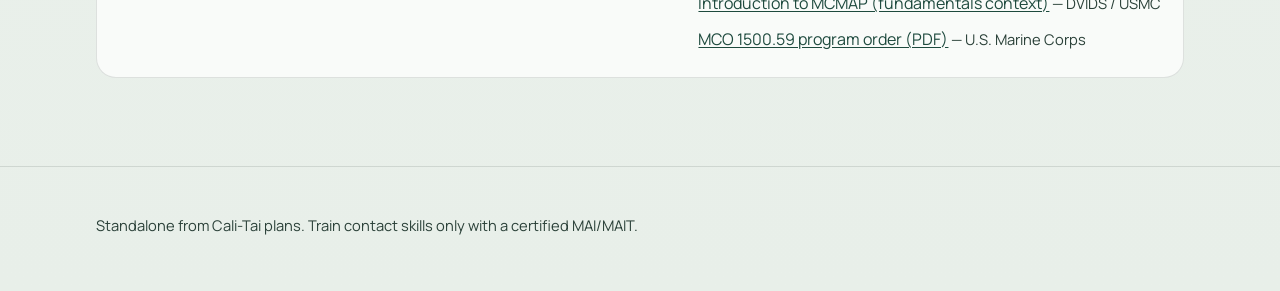
<file: mcmap-skilled.html>
<!DOCTYPE html>
<html lang="en">
  <head>
    <meta charset="utf-8" />
    <meta name="viewport" content="width=device-width, initial-scale=1" />
    <title>Skilled - MCMAP</title>
    <script src="js/theme-boot.js"></script>
    <link rel="preconnect" href="https://fonts.googleapis.com" />
    <link rel="preconnect" href="https://fonts.gstatic.com" crossorigin />
    <link href="https://fonts.googleapis.com/css2?family=Fraunces:opsz,wght@9..144,500;9..144,650&family=Manrope:wght@400;600;700&display=swap" rel="stylesheet" />
    <link rel="stylesheet" href="css/styles.css" />
  </head>
  <body data-system="mcmap">
    <header class="site-header">
      <div class="site-header__inner">
        <a class="brand" href="index.html">Cali-<span>Tai</span></a>
        <div class="header-tools">
          <nav class="site-nav" aria-label="Primary">
            <a href="martial.html">Martial hub</a>
            <a href="mcmap-beginner.html">Beginner</a>
            <a href="mcmap-intermediate.html">Intermediate</a>
            <a href="mcmap-skilled.html">Skilled</a>
            <a href="martial-progress.html">Progress</a>
          </nav>
          <div class="theme-toggle" data-theme-toggle></div>
        </div>
      </div>
    </header>
    <main data-system="mcmap" data-level-page="skilled">
      <section class="page-hero wrap">
        <p class="eyebrow">MCMAP</p>
        <h1>Skilled</h1>
        <p>Higher-volume solo sustainment. Advanced MCMAP techniques and testing still require certified instructors.</p>
        <div class="plan-toggle" data-plan-toggle role="group" aria-label="Plan length">
          <button type="button" data-days="3" aria-pressed="true">3-day plan</button>
          <button type="button" data-days="5" aria-pressed="false">5-day plan</button>
        </div>
      </section>
      <section class="wrap section"><div data-plan></div></section>
      <section class="wrap section">
        <h2>Safety & sources</h2>
        <div class="panel" data-safety></div>
        <div class="panel" style="margin-top: 1rem" data-sources></div>
      </section>
    </main>
    <footer class="site-footer">
      <div class="site-footer__inner">
        <p>Standalone from Cali-Tai plans. Train contact skills only with a certified MAI/MAIT.</p>
      </div>
    </footer>
    <script src="js/martial-data.js"></script>
    <script src="js/app.js"></script>
  </body>
</html>
</file>
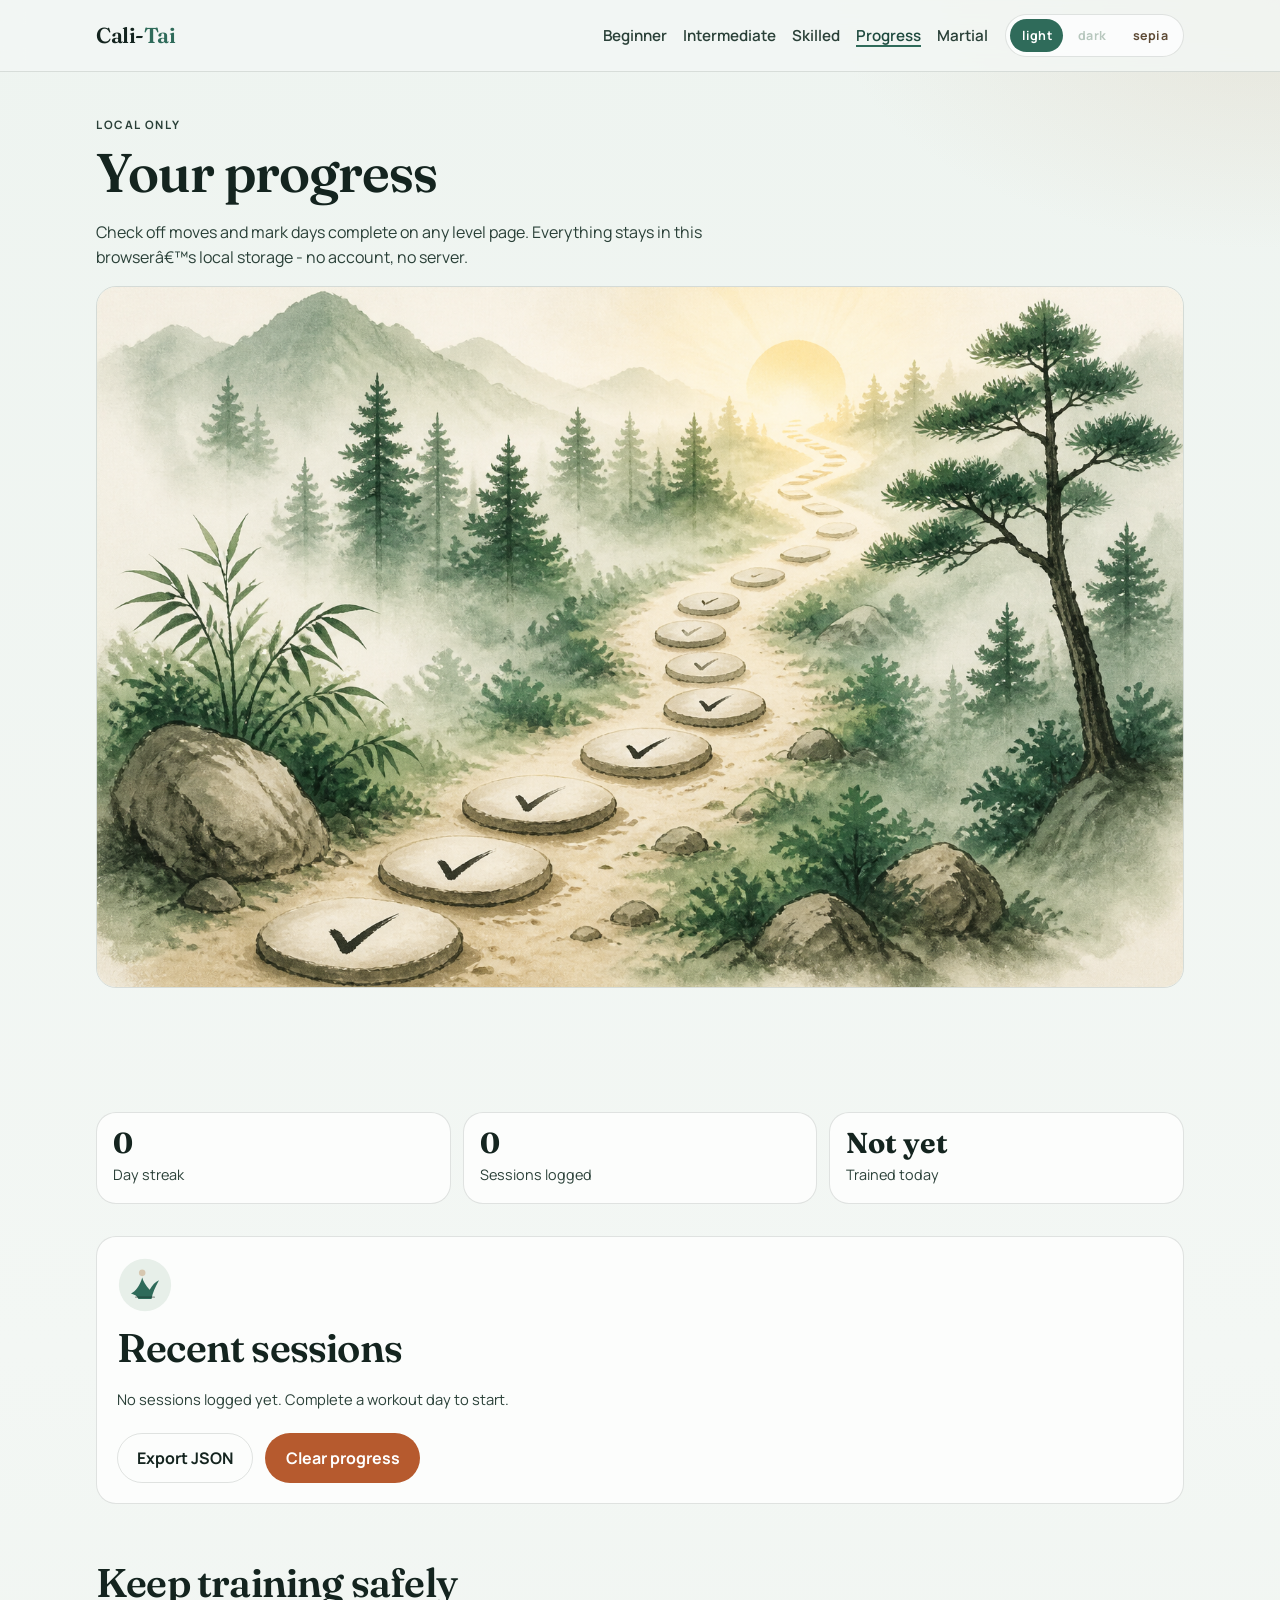
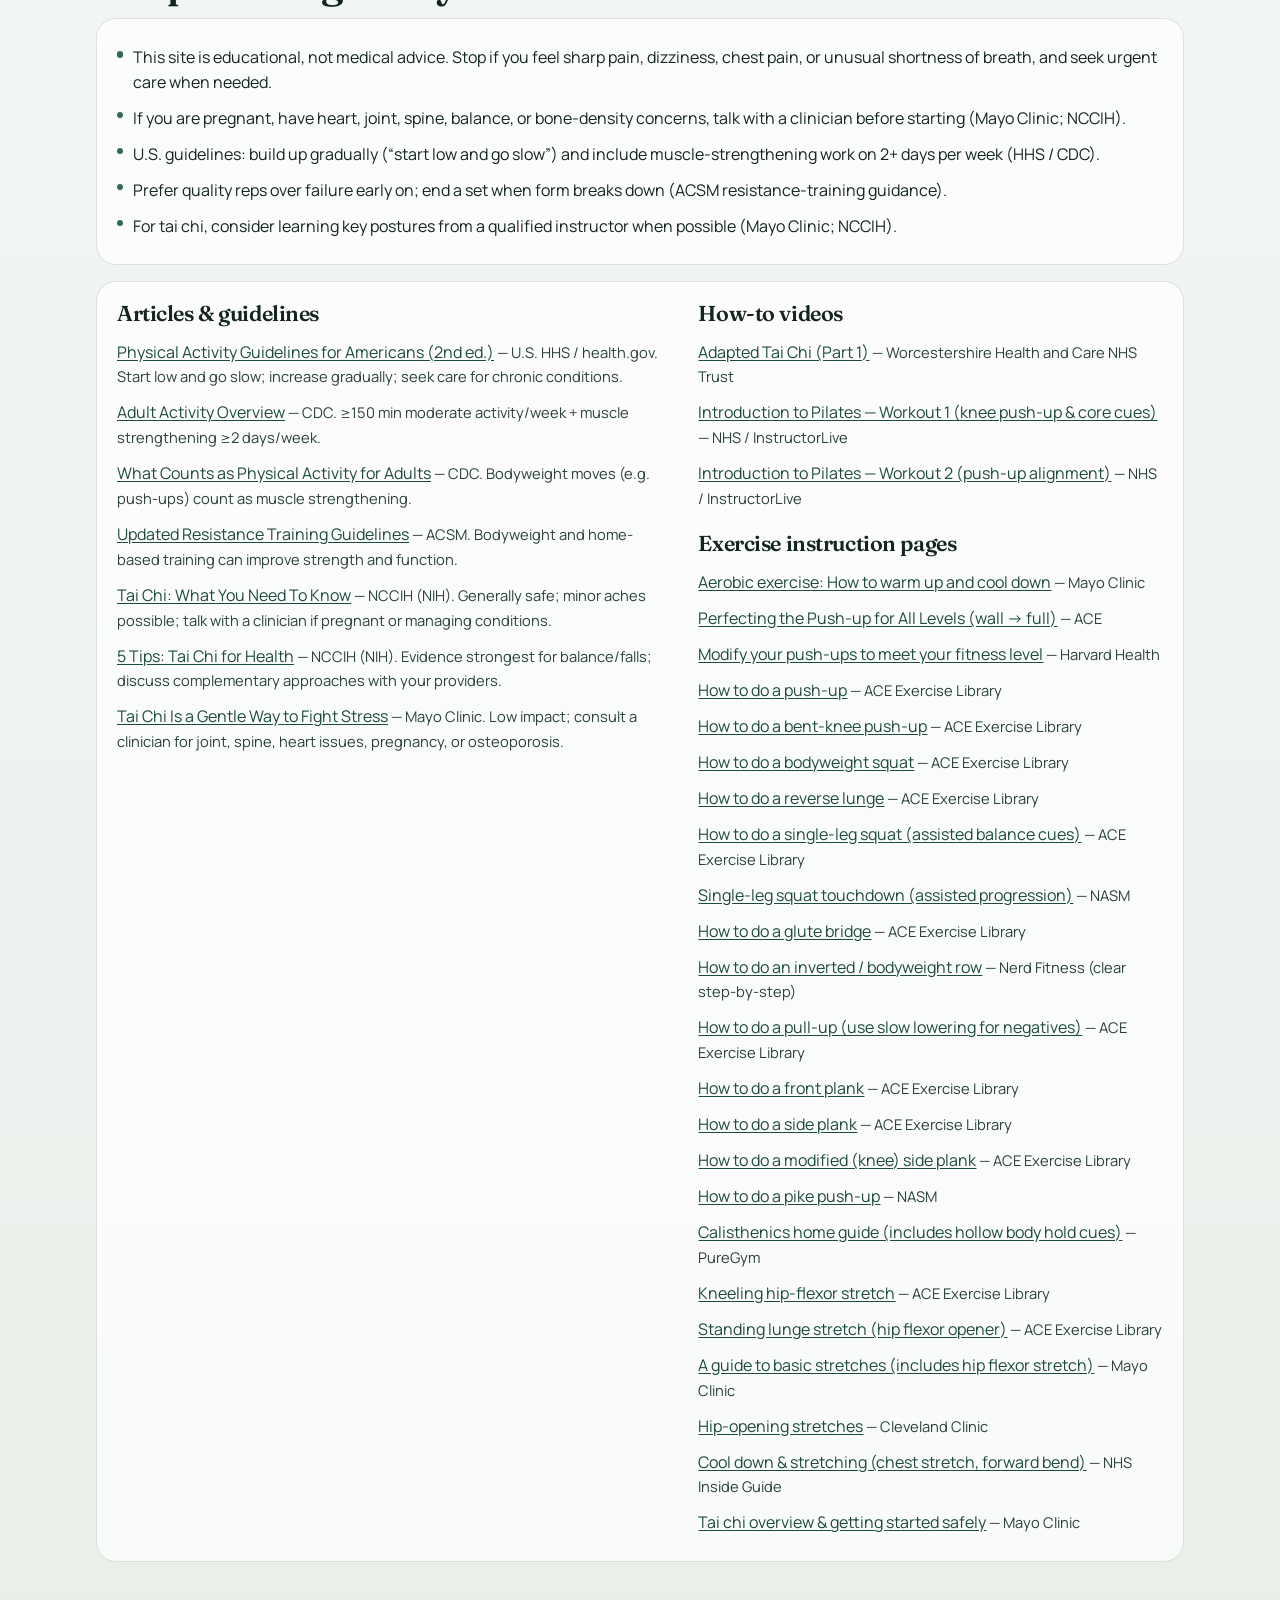
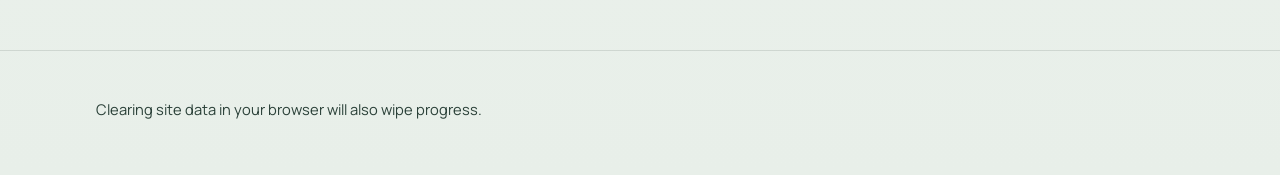
<file: progress.html>
<!DOCTYPE html>
<html lang="en">
  <head>
    <meta charset="utf-8" />
    <meta name="viewport" content="width=device-width, initial-scale=1" />
    <title>Progress - Cali-Tai</title>
    <script src="js/theme-boot.js"></script>
    <link rel="preconnect" href="https://fonts.googleapis.com" />
    <link rel="preconnect" href="https://fonts.gstatic.com" crossorigin />
    <link
      href="https://fonts.googleapis.com/css2?family=Fraunces:opsz,wght@9..144,500;9..144,650&family=Manrope:wght@400;600;700&display=swap"
      rel="stylesheet"
    />
    <link rel="stylesheet" href="css/styles.css" />
  </head>
  <body>
    <header class="site-header">
      <div class="site-header__inner">
        <a class="brand" href="index.html">Cali-<span>Tai</span></a>
        <div class="header-tools">
          <nav class="site-nav" aria-label="Primary">
            <a href="beginner.html">Beginner</a>
            <a href="intermediate.html">Intermediate</a>
            <a href="skilled.html">Skilled</a>
            <a href="progress.html">Progress</a>
            <a href="martial.html">Martial</a>
          </nav>
          <div class="theme-toggle" data-theme-toggle></div>
        </div>
      </div>
    </header>

    <main>
      <section class="page-hero wrap">
        <p class="eyebrow">Local only</p>
        <h1>Your progress</h1>
        <p>
          Check off moves and mark days complete on any level page. Everything stays in this browserâ€™s
          local storage - no account, no server.
        </p>
        <figure class="progress-banner">
          <img src="img/progress-path.png" alt="Illustrated path through misty pines suggesting steady progress" width="1600" height="700" />
        </figure>
      </section>

      <section class="wrap section">
        <div class="stats">
          <div class="stat"><b data-stat="streak">0</b><span>Day streak</span></div>
          <div class="stat"><b data-stat="sessions">0</b><span>Sessions logged</span></div>
          <div class="stat"><b data-stat="today">Not yet</b><span>Trained today</span></div>
        </div>

        <div class="panel">
          <div class="mark-row" aria-hidden="true" style="margin-top: 0; margin-bottom: 0.75rem">
            <img src="img/icon-progress.svg" alt="" width="56" height="56" />
          </div>
          <h2>Recent sessions</h2>
          <ul class="history-list" data-history-list></ul>
          <div class="actions">
            <button type="button" class="btn btn-ghost dark" data-export-progress>Export JSON</button>
            <button type="button" class="btn btn-primary" data-clear-progress>Clear progress</button>
          </div>
        </div>
      </section>

      <section class="wrap section">
        <h2>Keep training safely</h2>
        <div class="panel" data-safety></div>
        <div class="panel" style="margin-top: 1rem" data-sources></div>
      </section>
    </main>

    <footer class="site-footer">
      <div class="site-footer__inner">
        <p>Clearing site data in your browser will also wipe progress.</p>
      </div>
    </footer>

    <script src="js/data.js"></script>
    <script src="js/app.js"></script>
  </body>
</html>
</file>
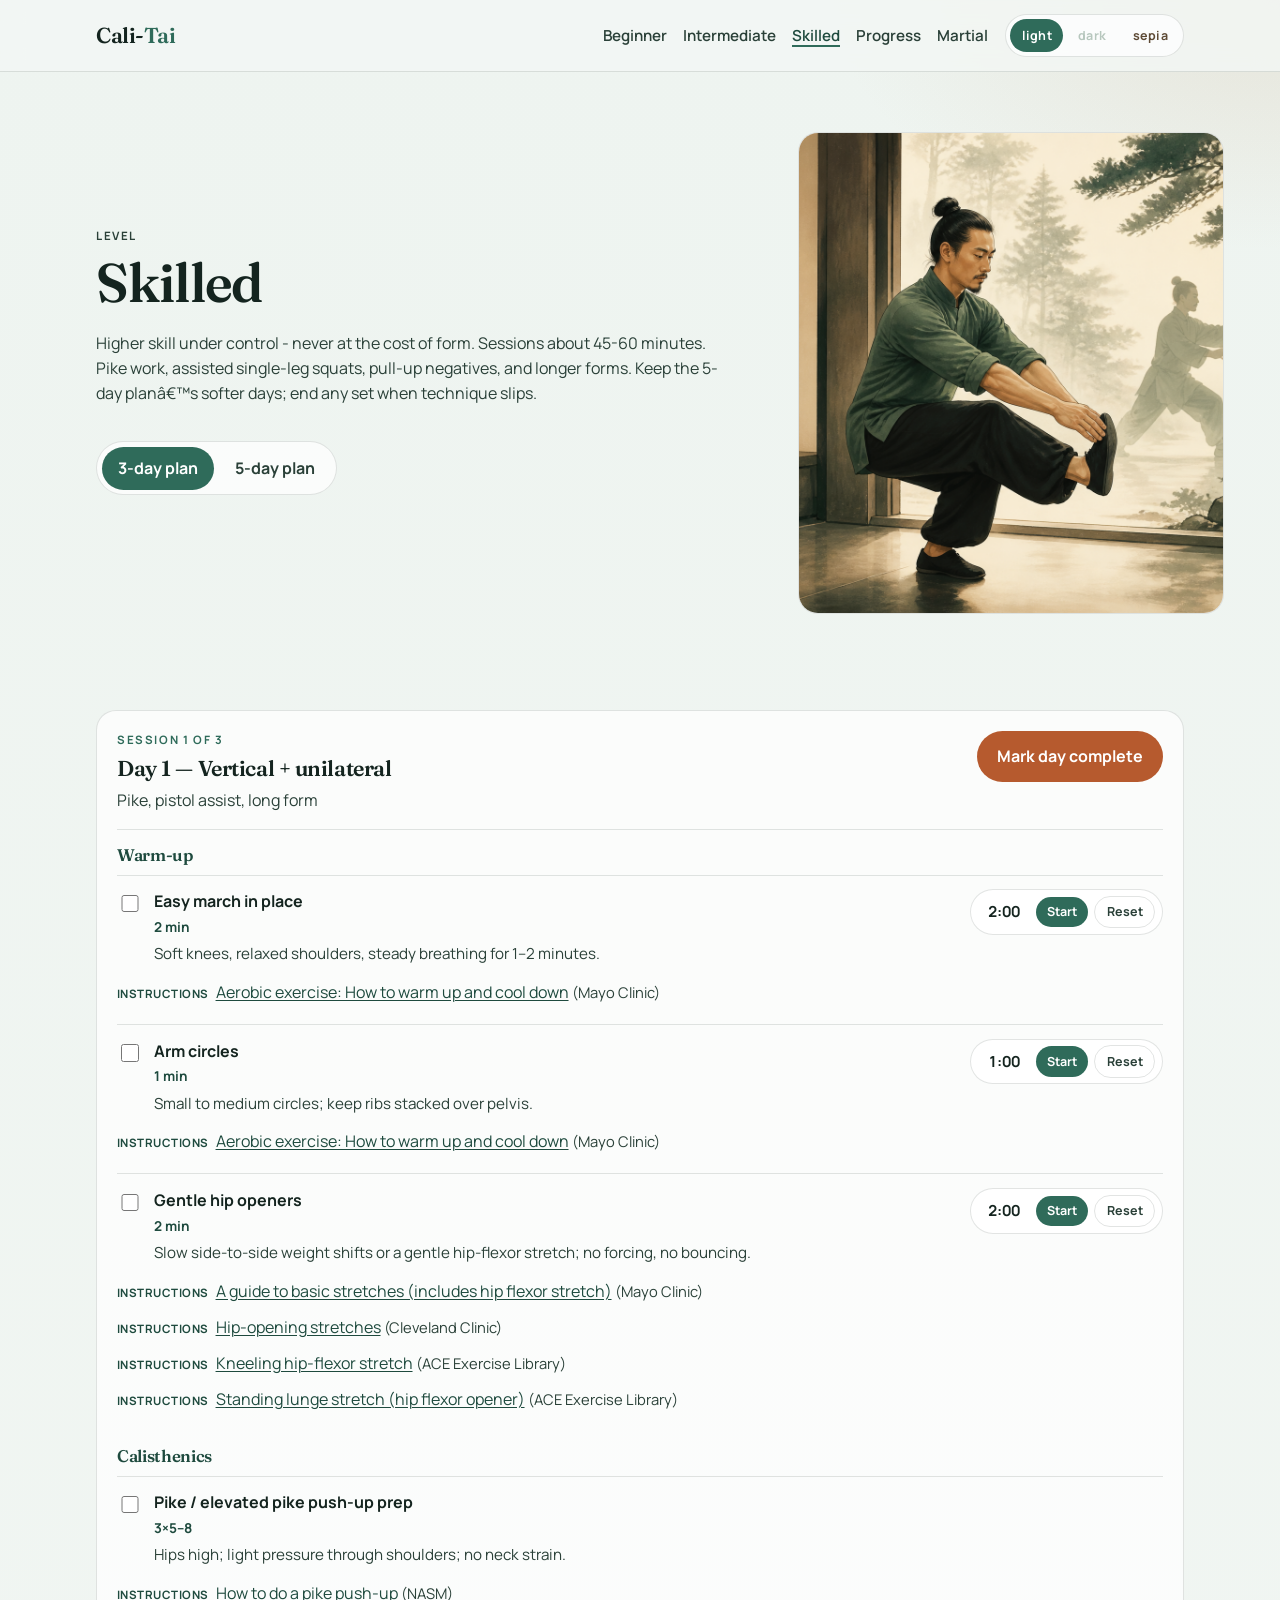
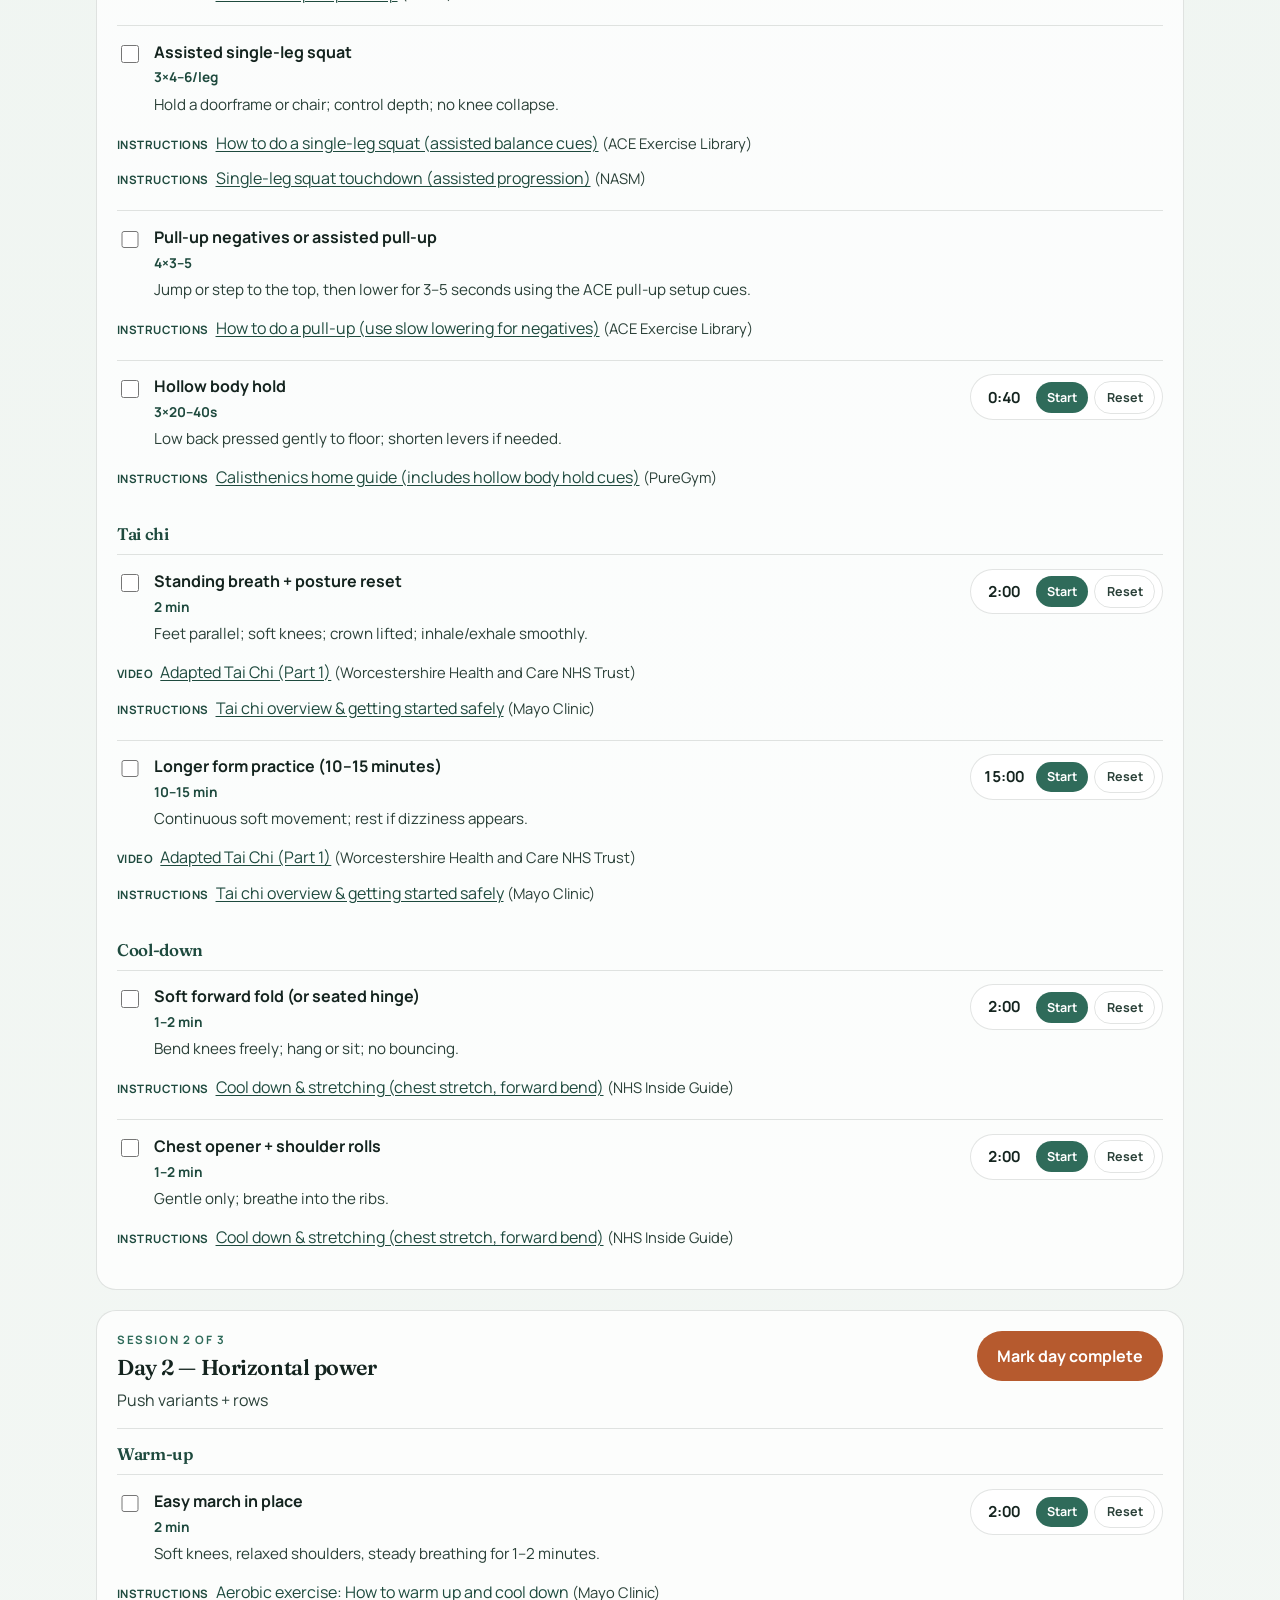
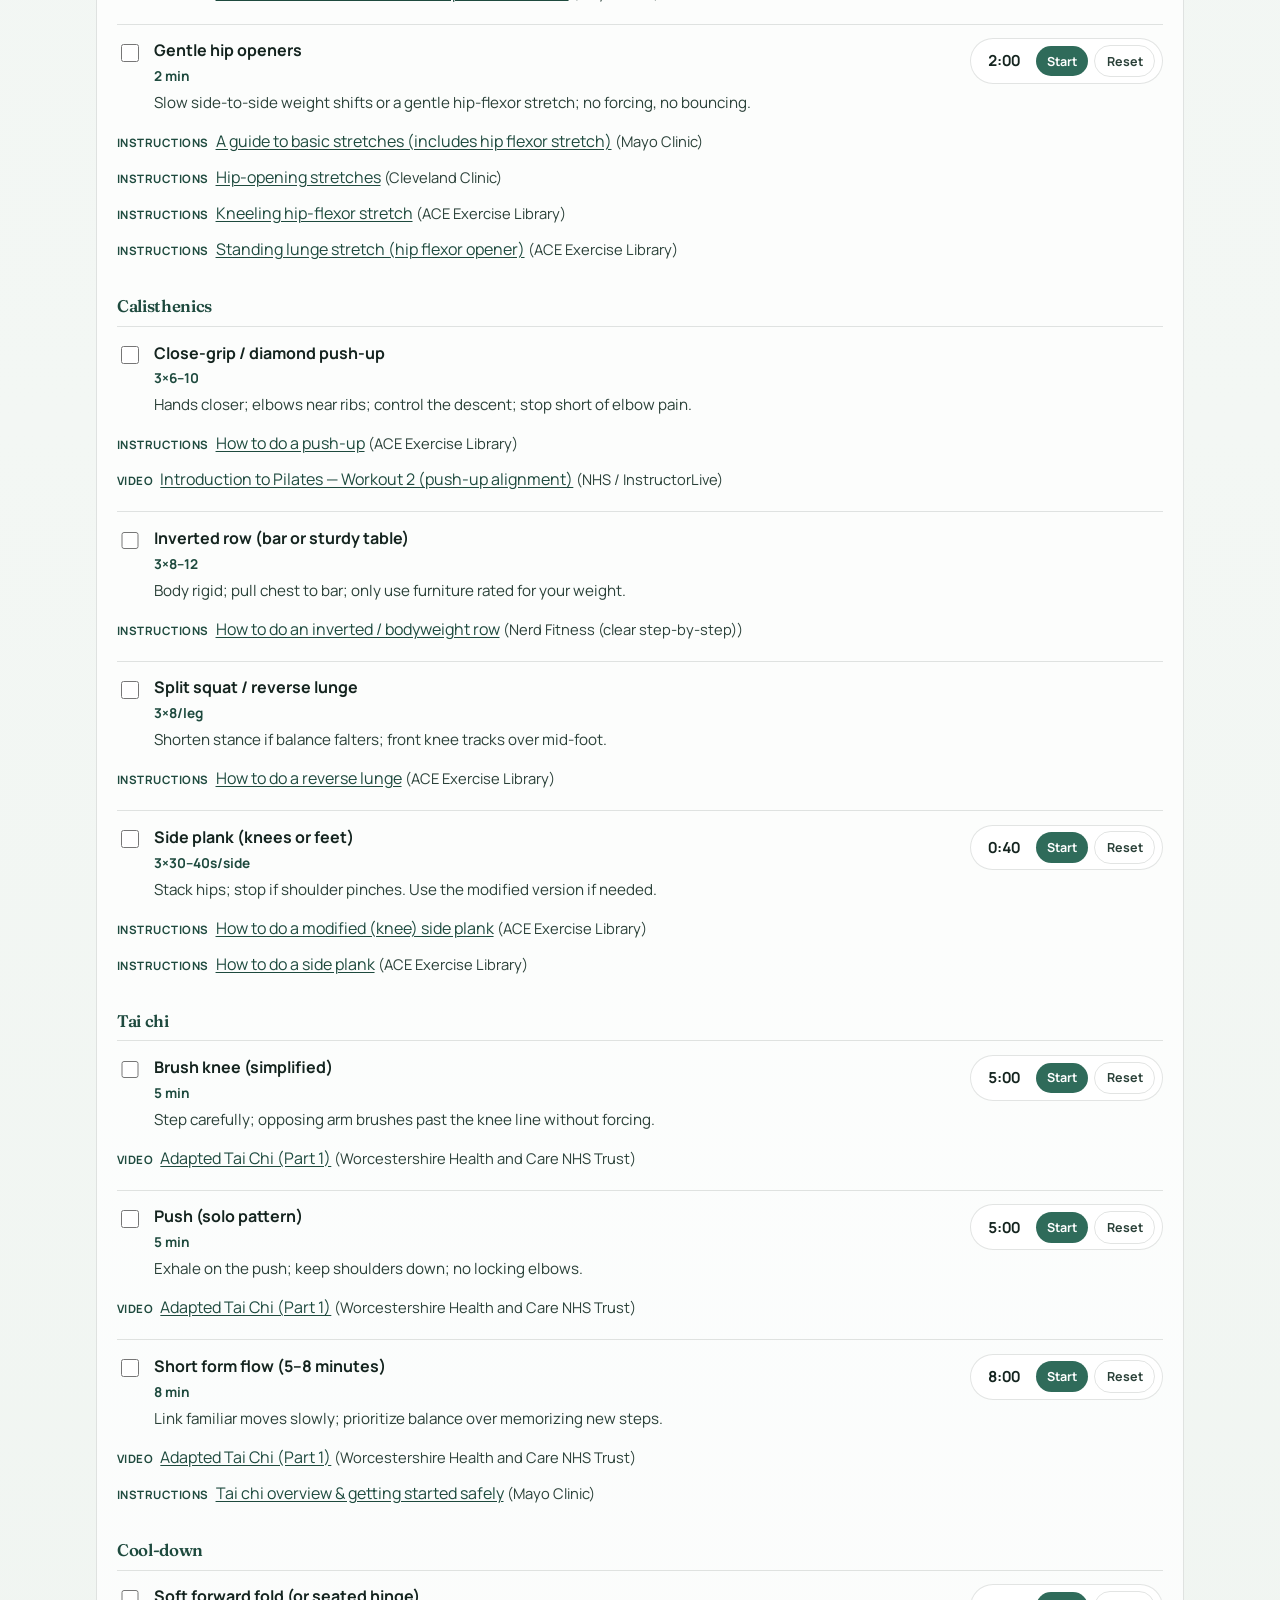
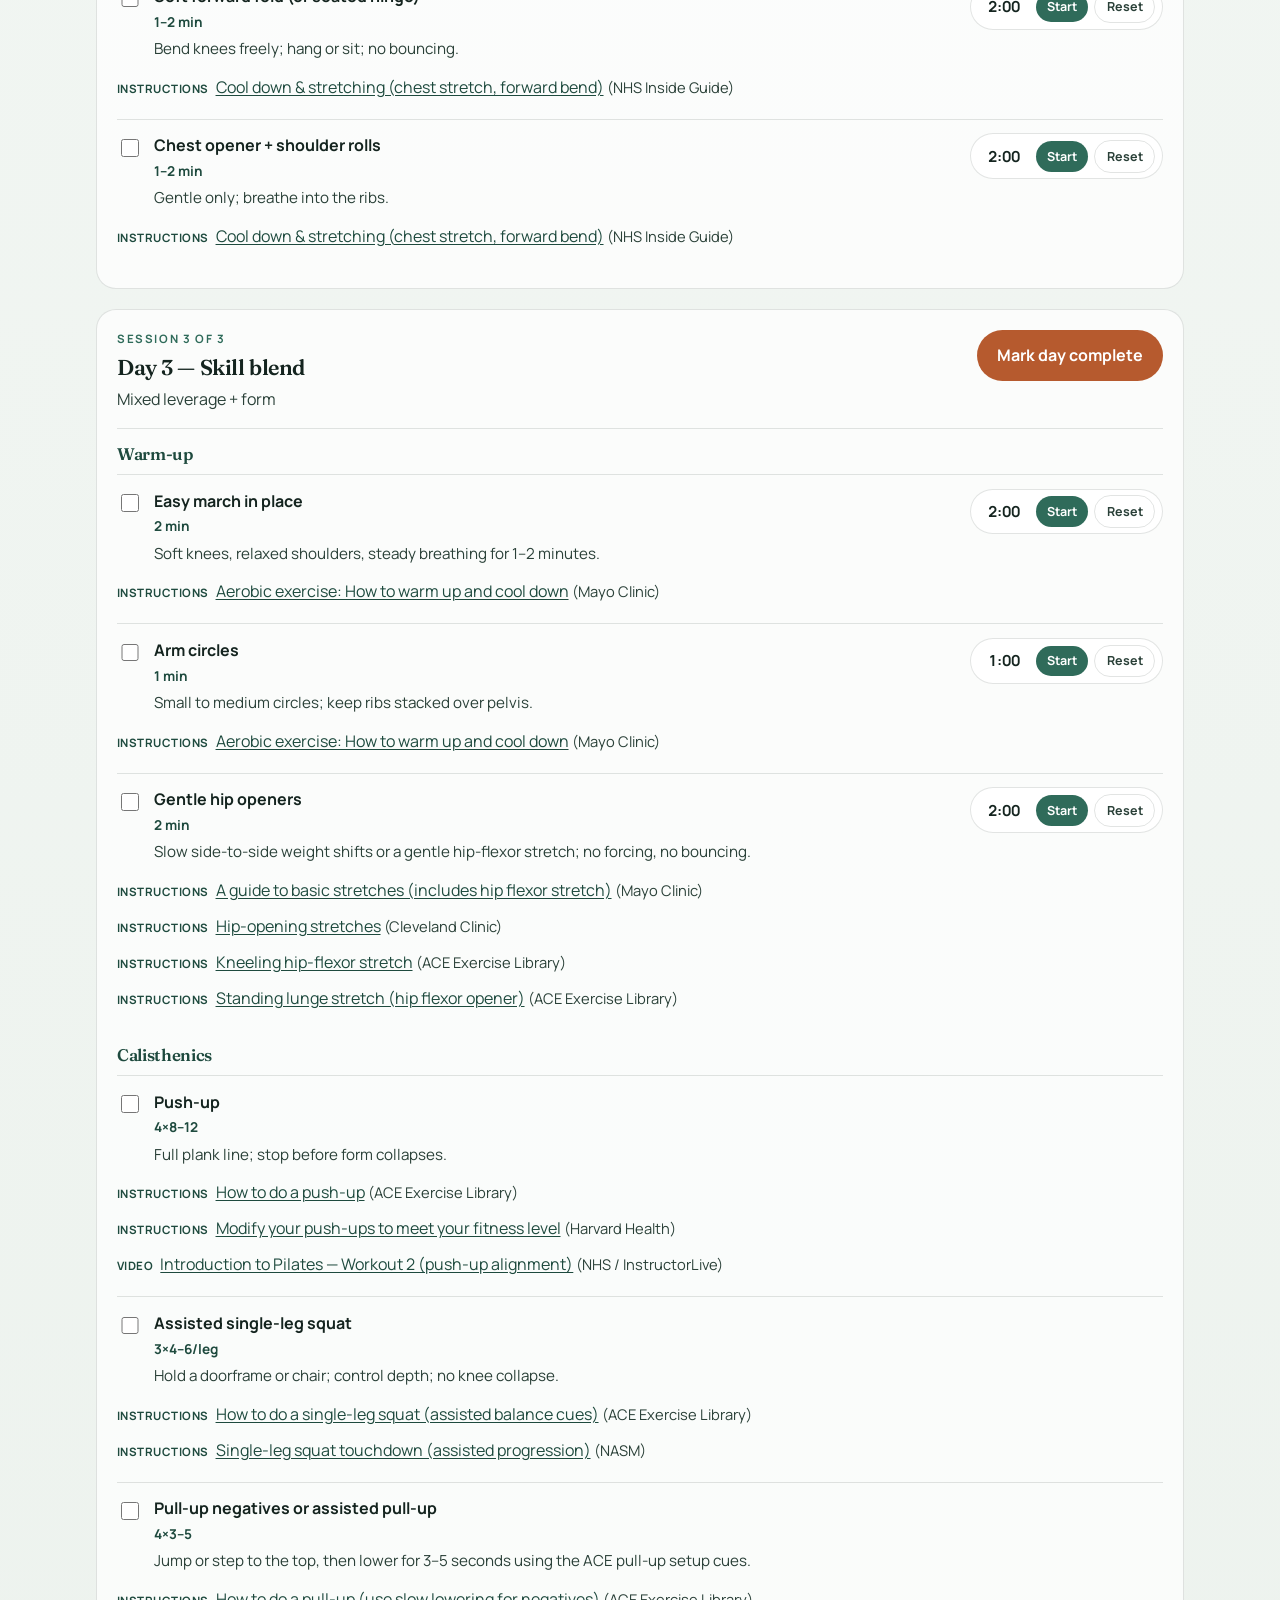
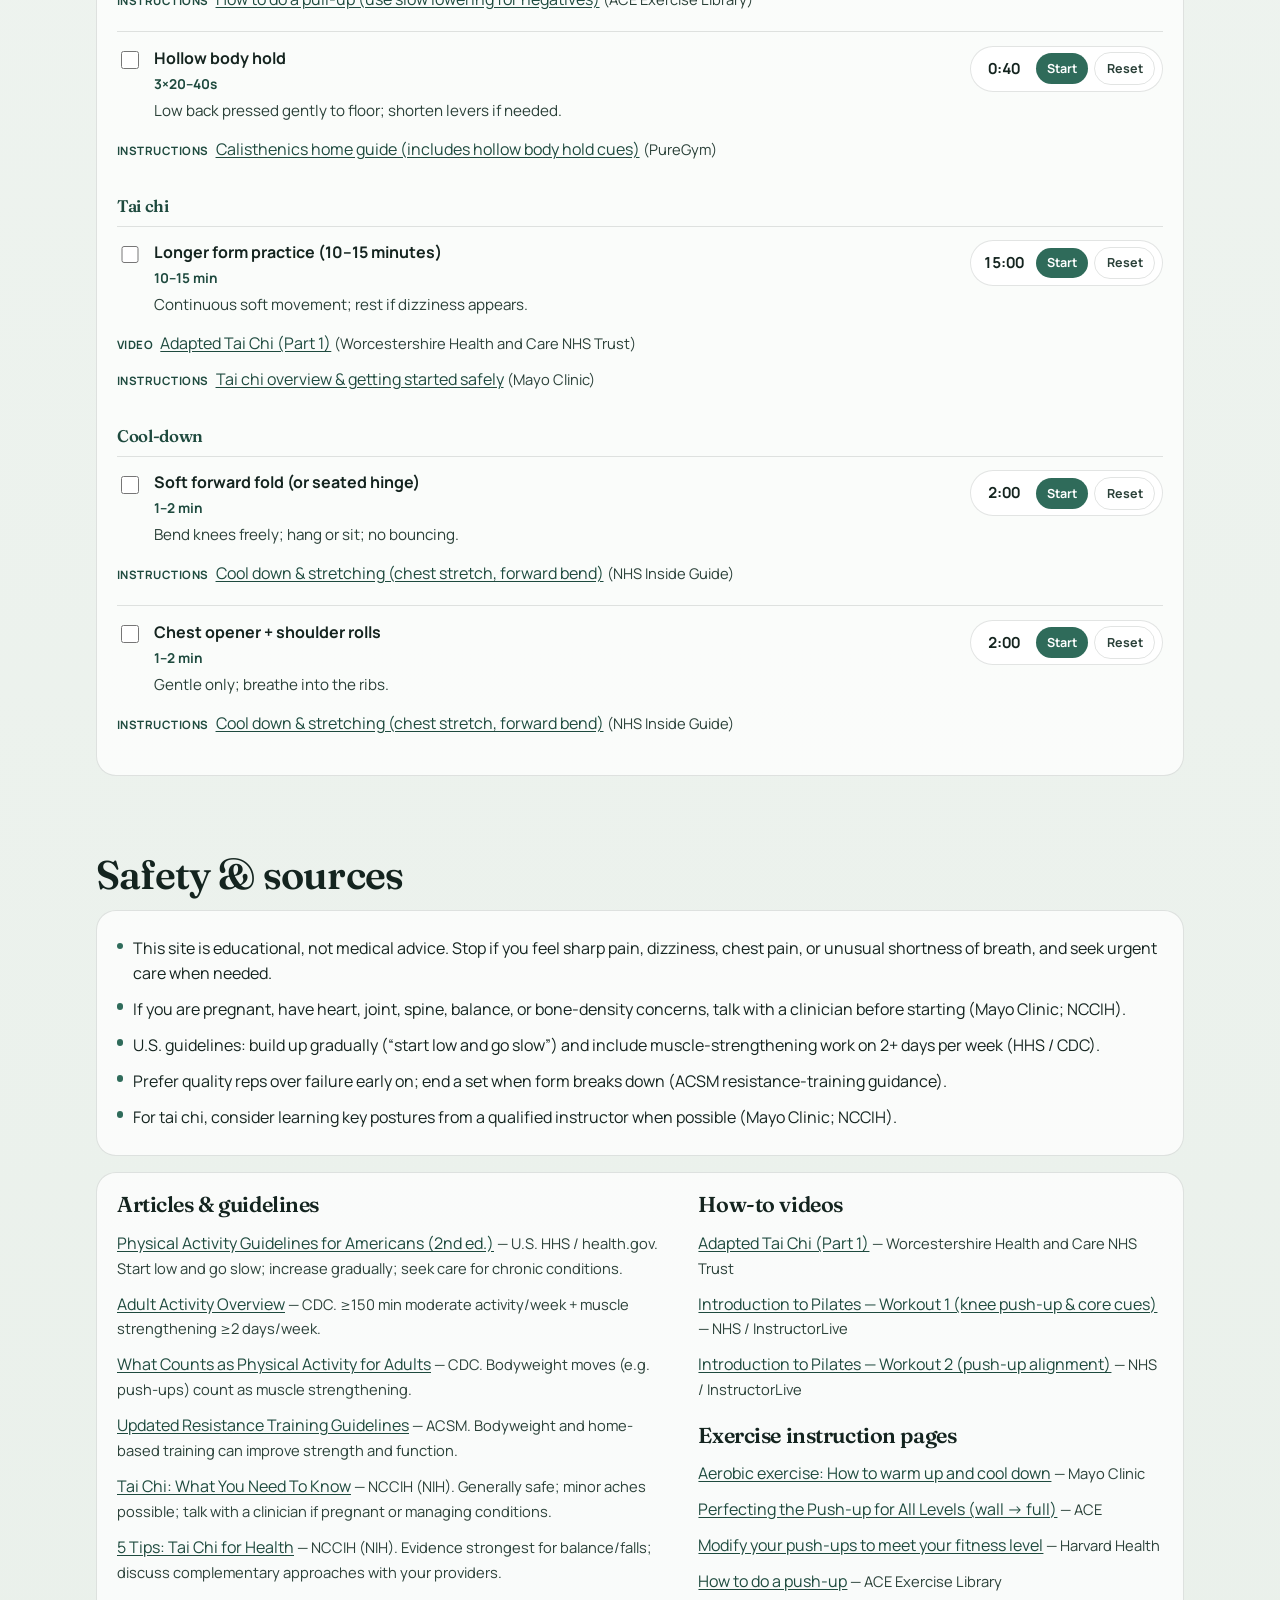
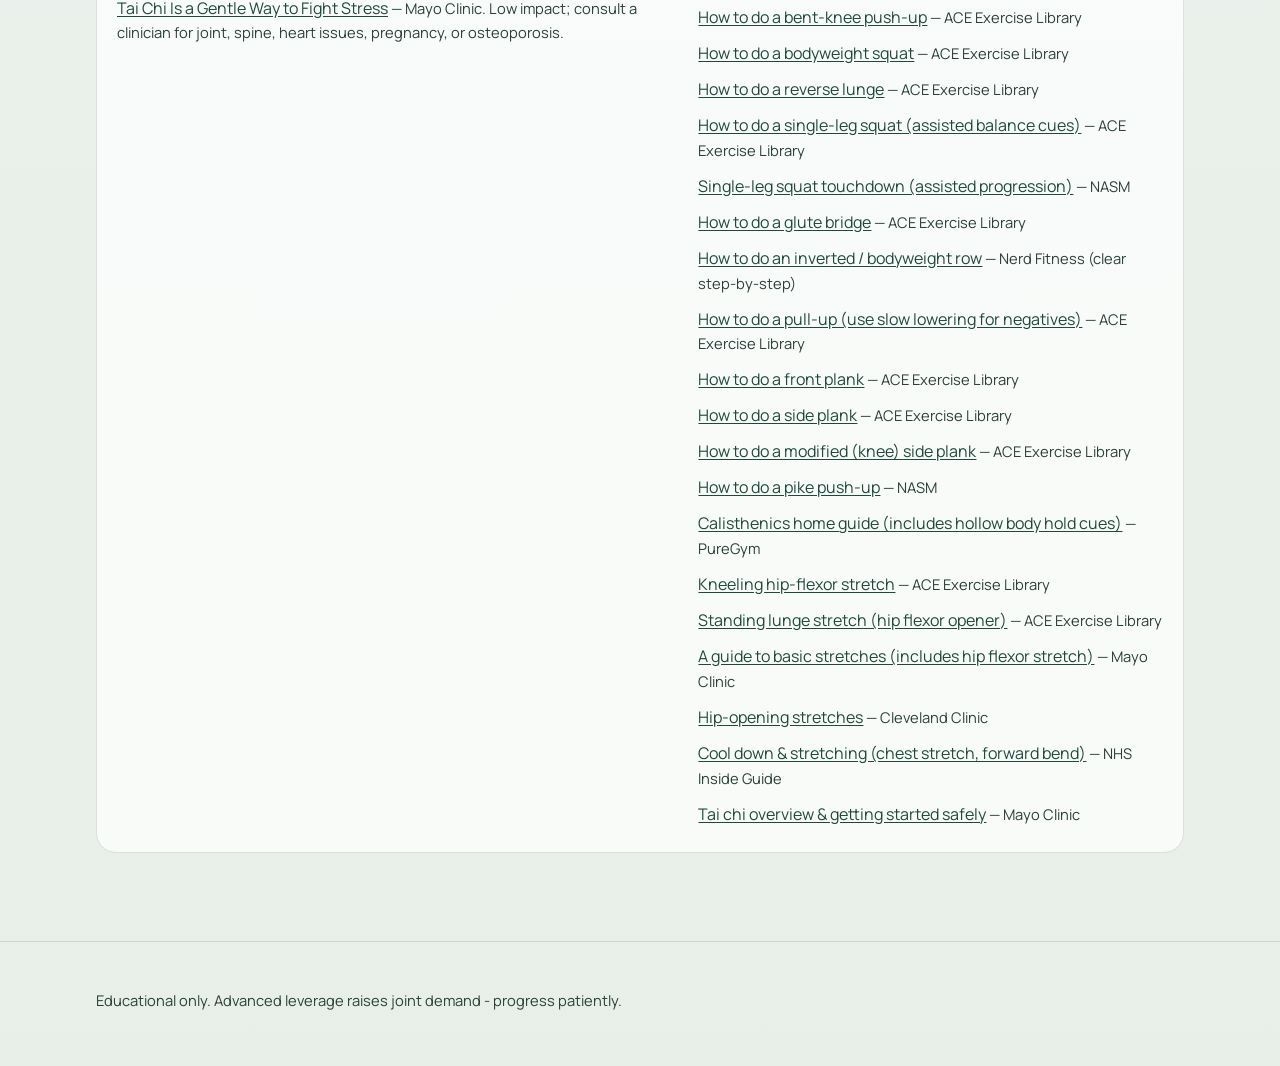
<file: skilled.html>
<!DOCTYPE html>
<html lang="en">
  <head>
    <meta charset="utf-8" />
    <meta name="viewport" content="width=device-width, initial-scale=1" />
    <title>Skilled - Cali-Tai</title>
    <script src="js/theme-boot.js"></script>
    <link rel="preconnect" href="https://fonts.googleapis.com" />
    <link rel="preconnect" href="https://fonts.gstatic.com" crossorigin />
    <link
      href="https://fonts.googleapis.com/css2?family=Fraunces:opsz,wght@9..144,500;9..144,650&family=Manrope:wght@400;600;700&display=swap"
      rel="stylesheet"
    />
    <link rel="stylesheet" href="css/styles.css" />
  </head>
  <body>
    <header class="site-header">
      <div class="site-header__inner">
        <a class="brand" href="index.html">Cali-<span>Tai</span></a>
        <div class="header-tools">
          <nav class="site-nav" aria-label="Primary">
            <a href="beginner.html">Beginner</a>
            <a href="intermediate.html">Intermediate</a>
            <a href="skilled.html">Skilled</a>
            <a href="progress.html">Progress</a>
            <a href="martial.html">Martial</a>
          </nav>
          <div class="theme-toggle" data-theme-toggle></div>
        </div>
      </div>
    </header>

    <main data-level-page="skilled">
      <section class="page-hero wrap">
        <div class="page-hero__grid">
          <div>
            <p class="eyebrow">Level</p>
            <h1>Skilled</h1>
            <p>
              Higher skill under control - never at the cost of form. Sessions about 45-60 minutes. Pike work,
              assisted single-leg squats, pull-up negatives, and longer forms. Keep the 5-day planâ€™s softer days;
              end any set when technique slips.
            </p>
            <div class="plan-toggle" data-plan-toggle role="group" aria-label="Plan length">
              <button type="button" data-days="3" aria-pressed="true">3-day plan</button>
              <button type="button" data-days="5" aria-pressed="false">5-day plan</button>
            </div>
          </div>
          <figure class="page-illust">
            <img src="img/level-skilled.png" alt="Illustrated skilled single-leg squat and tai chi push" width="640" height="480" />
          </figure>
        </div>
      </section>

      <section class="wrap section">
        <div data-plan></div>
      </section>

      <section class="wrap section">
        <h2>Safety & sources</h2>
        <div class="panel" data-safety></div>
        <div class="panel" style="margin-top: 1rem" data-sources></div>
      </section>
    </main>

    <footer class="site-footer">
      <div class="site-footer__inner">
        <p>Educational only. Advanced leverage raises joint demand - progress patiently.</p>
      </div>
    </footer>

    <script src="js/data.js"></script>
    <script src="js/app.js"></script>
  </body>
</html>
</file>
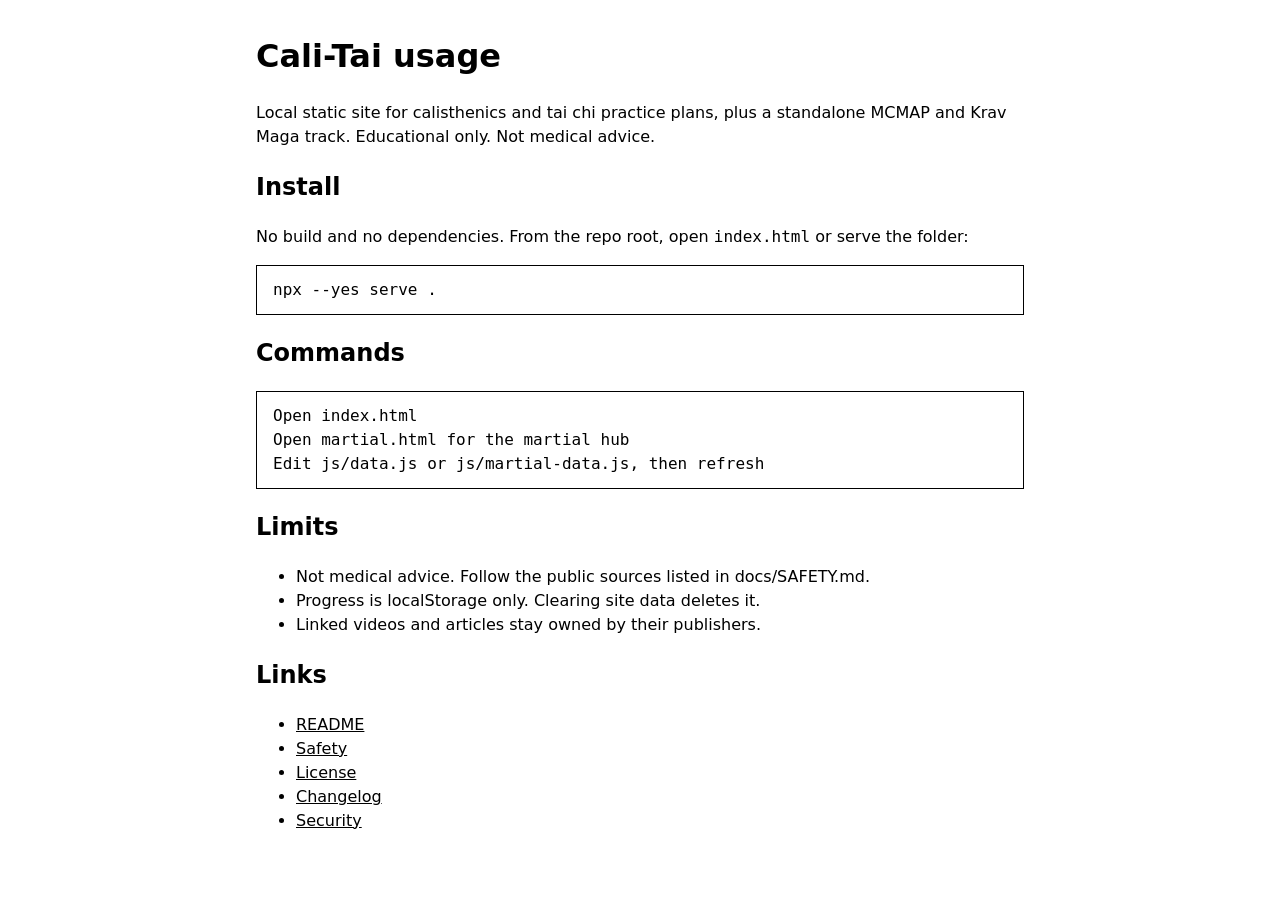
<file: docs/usage.html>
<!DOCTYPE html>
<html lang="en">
<head>
  <meta charset="utf-8">
  <meta name="viewport" content="width=device-width, initial-scale=1">
  <title>Cali-Tai usage</title>
  <style>
    :root { color-scheme: light dark; }
    body { font-family: system-ui, sans-serif; line-height: 1.5; max-width: 48rem; margin: 2rem auto; padding: 0 1rem; }
    pre, code { font-family: ui-monospace, monospace; }
    pre { padding: 0.75rem 1rem; overflow: auto; border: 1px solid currentColor; }
    a { color: inherit; }
  </style>
</head>
<body>
  <h1>Cali-Tai usage</h1>
  <p>Local static site for calisthenics and tai chi practice plans, plus a standalone MCMAP and Krav Maga track. Educational only. Not medical advice.</p>
  <h2>Install</h2>
  <p>No build and no dependencies. From the repo root, open <code>index.html</code> or serve the folder:</p>
  <pre>npx --yes serve .</pre>
  <h2>Commands</h2>
  <pre>Open index.html
Open martial.html for the martial hub
Edit js/data.js or js/martial-data.js, then refresh</pre>
  <h2>Limits</h2>
  <ul>
    <li>Not medical advice. Follow the public sources listed in docs/SAFETY.md.</li>
    <li>Progress is localStorage only. Clearing site data deletes it.</li>
    <li>Linked videos and articles stay owned by their publishers.</li>
  </ul>
  <h2>Links</h2>
  <ul>
    <li><a href="../README.md">README</a></li>
    <li><a href="SAFETY.md">Safety</a></li>
    <li><a href="../LICENSE">License</a></li>
    <li><a href="../CHANGELOG.md">Changelog</a></li>
    <li><a href="../SECURITY.md">Security</a></li>
  </ul>
</body>
</html>
</file>
<file: css/styles.css>
:root,
[data-theme="light"] {
  --ink: #14241f;
  --ink-soft: #2a4038;
  --jade: #2f6b5a;
  --jade-deep: #1e4a3e;
  --mist: #e7efe9;
  --paper: #f3f7f4;
  --sand: #d6c7b0;
  --ember: #b65a2e;
  --line: rgba(20, 36, 31, 0.12);
  --shadow: 0 18px 50px rgba(20, 36, 31, 0.08);
  --surface: rgba(255, 255, 255, 0.72);
  --surface-strong: #ffffff;
  --header-bg: rgba(243, 247, 244, 0.82);
  --body-glow-a: rgba(47, 107, 90, 0.18);
  --body-glow-b: rgba(214, 199, 176, 0.35);
  --body-wash-top: #eef4f0;
  --body-wash-mid: var(--paper);
  --body-wash-bottom: #e8efe9;
  --hero-scrim-top: rgba(20, 36, 31, 0.28);
  --hero-scrim-bottom: rgba(20, 36, 31, 0.62);
  --hero-fade: rgba(243, 247, 244, 0.96);
  --hero-text: #f7faf8;
  --hero-text-soft: rgba(247, 250, 248, 0.92);
  --illust-bg: #e7efe9;
  --illust-filter: none;
  --radius: 1.25rem;
  --font-display: "Fraunces", "Palatino Linotype", Georgia, serif;
  --font-body: "Manrope", "Segoe UI", sans-serif;
  --max: 68rem;
}

[data-theme="dark"] {
  --ink: #e8f0eb;
  --ink-soft: #b7c7be;
  --jade: #6fb59c;
  --jade-deep: #9fd4c0;
  --mist: #1a2a24;
  --paper: #121c18;
  --sand: #8f7f68;
  --ember: #e08a57;
  --line: rgba(232, 240, 235, 0.14);
  --shadow: 0 18px 50px rgba(0, 0, 0, 0.35);
  --surface: rgba(22, 34, 29, 0.88);
  --surface-strong: #1a2822;
  --header-bg: rgba(18, 28, 24, 0.88);
  --body-glow-a: rgba(111, 181, 156, 0.12);
  --body-glow-b: rgba(143, 127, 104, 0.12);
  --body-wash-top: #0f1714;
  --body-wash-mid: #121c18;
  --body-wash-bottom: #15221c;
  --hero-scrim-top: rgba(8, 14, 12, 0.35);
  --hero-scrim-bottom: rgba(8, 14, 12, 0.78);
  --hero-fade: rgba(18, 28, 24, 0.97);
  --hero-text: #f2f7f4;
  --hero-text-soft: rgba(242, 247, 244, 0.9);
  --illust-bg: #1d2c26;
  --illust-filter: saturate(0.92) brightness(0.88);
}

[data-theme="sepia"] {
  --ink: #3a2c1d;
  --ink-soft: #5d4a35;
  --jade: #6a6f45;
  --jade-deep: #4f5534;
  --mist: #efe4d0;
  --paper: #f3e8d4;
  --sand: #cbb48d;
  --ember: #9a4e28;
  --line: rgba(58, 44, 29, 0.14);
  --shadow: 0 18px 50px rgba(58, 44, 29, 0.1);
  --surface: rgba(255, 248, 234, 0.78);
  --surface-strong: #fff8ea;
  --header-bg: rgba(243, 232, 212, 0.9);
  --body-glow-a: rgba(106, 111, 69, 0.16);
  --body-glow-b: rgba(203, 180, 141, 0.35);
  --body-wash-top: #f6ecda;
  --body-wash-mid: #f3e8d4;
  --body-wash-bottom: #efe2cc;
  --hero-scrim-top: rgba(58, 44, 29, 0.3);
  --hero-scrim-bottom: rgba(58, 44, 29, 0.62);
  --hero-fade: rgba(243, 232, 212, 0.96);
  --hero-text: #fff8ea;
  --hero-text-soft: rgba(255, 248, 234, 0.92);
  --illust-bg: #efe4d0;
  --illust-filter: sepia(0.28) saturate(0.9);
}

*,
*::before,
*::after {
  box-sizing: border-box;
}

html {
  scroll-behavior: smooth;
}

body {
  margin: 0;
  font-family: var(--font-body);
  color: var(--ink);
  background:
    radial-gradient(1200px 600px at 10% -10%, var(--body-glow-a), transparent 55%),
    radial-gradient(900px 500px at 100% 0%, var(--body-glow-b), transparent 50%),
    linear-gradient(180deg, var(--body-wash-top) 0%, var(--body-wash-mid) 40%, var(--body-wash-bottom) 100%);
  min-height: 100vh;
  line-height: 1.55;
  transition: background 0.25s ease, color 0.25s ease;
}

img {
  max-width: 100%;
  display: block;
}

a {
  color: var(--jade-deep);
  text-underline-offset: 0.15em;
}

a:hover {
  color: var(--ember);
}

.site-header {
  position: sticky;
  top: 0;
  z-index: 20;
  backdrop-filter: blur(12px);
  background: var(--header-bg);
  border-bottom: 1px solid var(--line);
}

.site-header__inner,
.site-footer__inner,
.wrap {
  width: min(100% - 2rem, var(--max));
  margin-inline: auto;
}

.site-header__inner {
  display: flex;
  align-items: center;
  justify-content: space-between;
  gap: 1rem;
  padding: 0.9rem 0;
}

.header-tools {
  display: flex;
  flex-wrap: wrap;
  align-items: center;
  justify-content: flex-end;
  gap: 0.85rem 1.1rem;
}

.brand {
  font-family: var(--font-display);
  font-weight: 600;
  font-size: 1.35rem;
  letter-spacing: -0.02em;
  text-decoration: none;
  color: var(--ink);
}

.brand span {
  color: var(--jade);
}

.site-nav {
  display: flex;
  flex-wrap: wrap;
  gap: 0.75rem 1rem;
  justify-content: flex-end;
}

.site-nav a {
  text-decoration: none;
  color: var(--ink-soft);
  font-size: 0.95rem;
  font-weight: 600;
}

.site-nav a[aria-current="page"] {
  color: var(--jade-deep);
  box-shadow: inset 0 -2px 0 var(--jade);
}

.theme-toggle {
  display: inline-flex;
  gap: 0.25rem;
  padding: 0.25rem;
  border-radius: 999px;
  border: 1px solid var(--line);
  background: var(--surface);
}

.theme-toggle button {
  border: 0;
  background: transparent;
  color: var(--ink-soft);
  font: inherit;
  font-size: 0.78rem;
  font-weight: 700;
  letter-spacing: 0.02em;
  padding: 0.4rem 0.7rem;
  border-radius: 999px;
  cursor: pointer;
}

.theme-toggle button[aria-pressed="true"] {
  background: var(--jade);
  color: #fff;
}

.hero {
  position: relative;
  min-height: min(92vh, 52rem);
  display: grid;
  align-items: end;
  overflow: hidden;
  isolation: isolate;
}

.hero__media {
  position: absolute;
  inset: 0;
  z-index: -1;
  background: linear-gradient(135deg, var(--jade-deep), var(--jade));
}

.hero__img {
  width: 100%;
  height: 100%;
  object-fit: cover;
  object-position: center 30%;
  filter: var(--illust-filter);
}

.hero__media::before {
  content: "";
  position: absolute;
  inset: 0;
  background: linear-gradient(180deg, var(--hero-scrim-top) 0%, var(--hero-scrim-bottom) 100%);
}

.hero__media::after {
  content: "";
  position: absolute;
  inset: auto 0 0 0;
  height: 42%;
  background: linear-gradient(180deg, transparent, var(--hero-fade));
}

.hero__content {
  width: min(100% - 2rem, var(--max));
  margin: 0 auto 3.5rem;
  color: var(--hero-text);
  animation: riseIn 0.9s ease both;
}

@keyframes riseIn {
  from {
    opacity: 0;
    transform: translateY(18px);
  }
  to {
    opacity: 1;
    transform: none;
  }
}

.hero__brand {
  font-family: var(--font-display);
  font-size: clamp(3.4rem, 10vw, 6.5rem);
  line-height: 0.95;
  margin: 0 0 0.75rem;
  letter-spacing: -0.03em;
  text-shadow: 0 10px 40px rgba(0, 0, 0, 0.25);
}

.hero__lead {
  max-width: 28rem;
  font-size: 1.1rem;
  margin: 0 0 1.5rem;
  color: var(--hero-text-soft);
}

.cta-row {
  display: flex;
  flex-wrap: wrap;
  gap: 0.75rem;
}

.btn,
button.btn {
  appearance: none;
  border: 1px solid transparent;
  border-radius: 999px;
  padding: 0.75rem 1.2rem;
  font: inherit;
  font-weight: 700;
  cursor: pointer;
  text-decoration: none;
  display: inline-flex;
  align-items: center;
  justify-content: center;
  transition: transform 0.2s ease, background 0.2s ease, color 0.2s ease;
}

.btn:hover {
  transform: translateY(-1px);
}

.btn-primary {
  background: var(--ember);
  color: #fff;
}

.btn-primary:hover {
  background: #9b4a24;
  color: #fff;
}

[data-theme="dark"] .btn-primary:hover {
  background: #f0a075;
  color: #1a120e;
}

.btn-ghost {
  background: rgba(247, 250, 248, 0.12);
  border-color: rgba(247, 250, 248, 0.4);
  color: #fff;
}

.btn-ghost.dark {
  background: transparent;
  border-color: var(--line);
  color: var(--ink);
}

.btn-done {
  background: var(--jade);
  color: #fff;
}

.section {
  padding: 3.5rem 0;
}

.section + .section {
  padding-top: 0;
}

.eyebrow {
  text-transform: uppercase;
  letter-spacing: 0.14em;
  font-size: 0.72rem;
  font-weight: 700;
  color: var(--jade);
  margin: 0 0 0.5rem;
}

h1,
h2,
h3,
h4 {
  font-family: var(--font-display);
  line-height: 1.15;
  letter-spacing: -0.02em;
  font-weight: 600;
}

h1 {
  font-size: clamp(2.2rem, 5vw, 3.4rem);
  margin: 0 0 0.75rem;
}

h2 {
  font-size: clamp(1.8rem, 3.5vw, 2.5rem);
  margin: 0 0 0.75rem;
}

h3 {
  font-size: 1.35rem;
  margin: 0 0 0.4rem;
}

h4 {
  font-size: 1.05rem;
  margin: 0 0 0.6rem;
  color: var(--jade-deep);
}

.lede {
  max-width: 40rem;
  font-size: 1.05rem;
  color: var(--ink-soft);
}

.split-intro {
  display: grid;
  grid-template-columns: 1.1fr 0.9fr;
  gap: 1.5rem;
  align-items: start;
}

.mark-row {
  display: flex;
  gap: 0.75rem;
  margin-top: 1.25rem;
}

.mark-row img {
  width: 3.5rem;
  height: 3.5rem;
  filter: var(--illust-filter);
}

.level-links {
  display: grid;
  grid-template-columns: repeat(3, minmax(0, 1fr));
  gap: 1rem;
  margin-top: 1.75rem;
}

.level-link {
  display: grid;
  grid-template-rows: auto 1fr;
  text-decoration: none;
  color: inherit;
  overflow: hidden;
  border-radius: var(--radius);
  background: var(--surface);
  border: 1px solid var(--line);
  transition: transform 0.25s ease, box-shadow 0.25s ease, background 0.25s ease;
  animation: riseIn 0.8s ease both;
}

.level-link:nth-child(2) {
  animation-delay: 0.08s;
}
.level-link:nth-child(3) {
  animation-delay: 0.16s;
}

.level-link:hover {
  transform: translateY(-4px);
  box-shadow: var(--shadow);
  background: var(--surface-strong);
}

.level-link__img {
  width: 100%;
  aspect-ratio: 4 / 3;
  object-fit: cover;
  filter: var(--illust-filter);
}

.level-link__body {
  display: block;
  padding: 1.1rem 1.15rem 1.25rem;
}

.level-link strong {
  display: block;
  font-family: var(--font-display);
  font-size: 1.5rem;
  margin-bottom: 0.35rem;
}

.home-plan {
  padding: 1.5rem;
  border-radius: var(--radius);
  background: var(--surface);
  border: 1px solid var(--line);
  display: grid;
  gap: 1rem;
}

.home-plan label {
  display: grid;
  gap: 0.35rem;
  font-weight: 600;
  font-size: 0.9rem;
}

.home-plan select {
  font: inherit;
  padding: 0.65rem 0.75rem;
  border-radius: 0.7rem;
  border: 1px solid var(--line);
  background: var(--surface-strong);
  color: var(--ink);
}

.stats {
  display: grid;
  grid-template-columns: repeat(3, minmax(0, 1fr));
  gap: 0.75rem;
  margin: 1.25rem 0 2rem;
}

.stat {
  padding: 1rem;
  border-radius: var(--radius);
  background: var(--surface);
  border: 1px solid var(--line);
}

.stat b {
  display: block;
  font-family: var(--font-display);
  font-size: 1.8rem;
  line-height: 1;
  margin-bottom: 0.25rem;
}

.stat span {
  color: var(--ink-soft);
  font-size: 0.9rem;
}

.page-hero {
  padding: 2.75rem 0 1.5rem;
}

.page-hero__grid {
  display: grid;
  grid-template-columns: 1.2fr 0.8fr;
  gap: 1.5rem;
  align-items: center;
}

.page-hero p {
  max-width: 40rem;
  color: var(--ink-soft);
}

.page-illust {
  width: 100%;
  border-radius: var(--radius);
  border: 1px solid var(--line);
  overflow: hidden;
  background: var(--surface);
}

.page-illust img {
  width: 100%;
  aspect-ratio: 4 / 3;
  object-fit: cover;
  filter: var(--illust-filter);
}

.progress-banner {
  margin: 0 0 1.5rem;
  border-radius: var(--radius);
  overflow: hidden;
  border: 1px solid var(--line);
}

.progress-banner img {
  width: 100%;
  aspect-ratio: 16 / 7;
  object-fit: cover;
  filter: var(--illust-filter);
}

.plan-toggle {
  display: inline-flex;
  gap: 0.35rem;
  padding: 0.3rem;
  border-radius: 999px;
  background: var(--surface);
  border: 1px solid var(--line);
  margin: 1.25rem 0 1.5rem;
}

.plan-toggle button {
  border: 0;
  background: transparent;
  font: inherit;
  font-weight: 700;
  padding: 0.55rem 1rem;
  border-radius: 999px;
  cursor: pointer;
  color: var(--ink-soft);
}

.plan-toggle button[aria-pressed="true"] {
  background: var(--jade);
  color: #fff;
}

.day-panel {
  margin-bottom: 1.25rem;
  padding: 1.25rem;
  border-radius: var(--radius);
  background: var(--surface);
  border: 1px solid var(--line);
  animation: riseIn 0.55s ease both;
}

.day-header {
  display: flex;
  flex-wrap: wrap;
  justify-content: space-between;
  gap: 1rem;
  align-items: flex-start;
  margin-bottom: 1rem;
  padding-bottom: 1rem;
  border-bottom: 1px solid var(--line);
}

.day-focus {
  margin: 0.25rem 0 0;
  color: var(--ink-soft);
}

.block + .block {
  margin-top: 1rem;
}

.move-list,
.resource-list,
.safety-list,
.history-list {
  list-style: none;
  margin: 0;
  padding: 0;
}

.move {
  border-top: 1px solid var(--line);
  padding: 0.85rem 0;
}

.move-main {
  display: flex;
  flex-wrap: wrap;
  align-items: flex-start;
  justify-content: space-between;
  gap: 0.75rem 1rem;
}

.move-check {
  display: grid;
  grid-template-columns: auto 1fr;
  gap: 0.75rem;
  cursor: pointer;
  flex: 1 1 14rem;
  min-width: 0;
}

.move-check input {
  margin-top: 0.35rem;
  width: 1.1rem;
  height: 1.1rem;
  accent-color: var(--jade);
}

.move-name {
  display: block;
  font-weight: 700;
}

.move-dose {
  display: inline-block;
  margin: 0.15rem 0 0.25rem;
  font-size: 0.85rem;
  font-weight: 700;
  color: var(--jade-deep);
}

.move-cue {
  display: block;
  color: var(--ink-soft);
  font-size: 0.95rem;
}

.move-timer {
  display: inline-flex;
  align-items: center;
  gap: 0.4rem;
  flex: 0 0 auto;
  padding: 0.35rem 0.45rem;
  border-radius: 999px;
  border: 1px solid var(--line);
  background: var(--surface-strong);
}

.move-timer.is-running {
  border-color: var(--jade);
}

.move-timer.is-done {
  border-color: var(--ember);
  box-shadow: 0 0 0 2px rgba(182, 90, 46, 0.18);
}

.timer-display {
  font-variant-numeric: tabular-nums;
  font-weight: 700;
  min-width: 3.2rem;
  text-align: center;
  font-size: 0.95rem;
}

.timer-btn {
  appearance: none;
  border: 0;
  border-radius: 999px;
  padding: 0.35rem 0.7rem;
  font: inherit;
  font-size: 0.78rem;
  font-weight: 700;
  cursor: pointer;
  background: var(--jade);
  color: #fff;
}

.timer-btn-quiet {
  background: transparent;
  color: var(--ink-soft);
  border: 1px solid var(--line);
}

.timer-btn:hover {
  transform: translateY(-1px);
}

.resource-list {
  margin-top: 0.45rem;
}

.how-to-list {
  margin-top: 0.55rem;
}

.how-to-kind {
  display: inline-block;
  font-size: 0.72rem;
  font-weight: 700;
  letter-spacing: 0.04em;
  text-transform: uppercase;
  color: var(--jade-deep);
  margin-right: 0.25rem;
}

.how-to-missing {
  margin: 0.4rem 0 0;
}

.resource-list li,
.safety-list li,
.history-list li {
  padding: 0.35rem 0;
}

.safety-list li {
  padding-left: 1rem;
  position: relative;
}

.safety-list li::before {
  content: "";
  width: 0.4rem;
  height: 0.4rem;
  border-radius: 50%;
  background: var(--jade);
  position: absolute;
  left: 0;
  top: 0.75rem;
}

.source-grid {
  display: grid;
  grid-template-columns: 1.2fr 1fr;
  gap: 1.5rem;
}

.muted {
  color: var(--ink-soft);
  font-size: 0.92rem;
}

.panel {
  padding: 1.25rem;
  border-radius: var(--radius);
  background: var(--surface);
  border: 1px solid var(--line);
}

.actions {
  display: flex;
  flex-wrap: wrap;
  gap: 0.75rem;
  margin-top: 1rem;
}

.site-footer {
  margin-top: 2rem;
  padding: 2rem 0 2.5rem;
  border-top: 1px solid var(--line);
  color: var(--ink-soft);
  font-size: 0.92rem;
}

.docs-index {
  display: grid;
  gap: 0.85rem;
  margin-top: 1.5rem;
}

.docs-index a {
  display: block;
  padding: 1rem 1.1rem;
  border-radius: var(--radius);
  border: 1px solid var(--line);
  background: var(--surface);
  text-decoration: none;
  color: inherit;
}

.docs-index a strong {
  display: block;
  font-family: var(--font-display);
  font-size: 1.2rem;
  margin-bottom: 0.2rem;
}

@media (max-width: 820px) {
  .level-links,
  .stats,
  .source-grid,
  .split-intro,
  .page-hero__grid {
    grid-template-columns: 1fr;
  }

  .site-header__inner {
    flex-direction: column;
    align-items: flex-start;
  }

  .hero__content {
    margin-bottom: 2.5rem;
  }
}

@media (prefers-reduced-motion: reduce) {
  *,
  *::before,
  *::after {
    animation: none !important;
    transition: none !important;
  }
}
</file>
